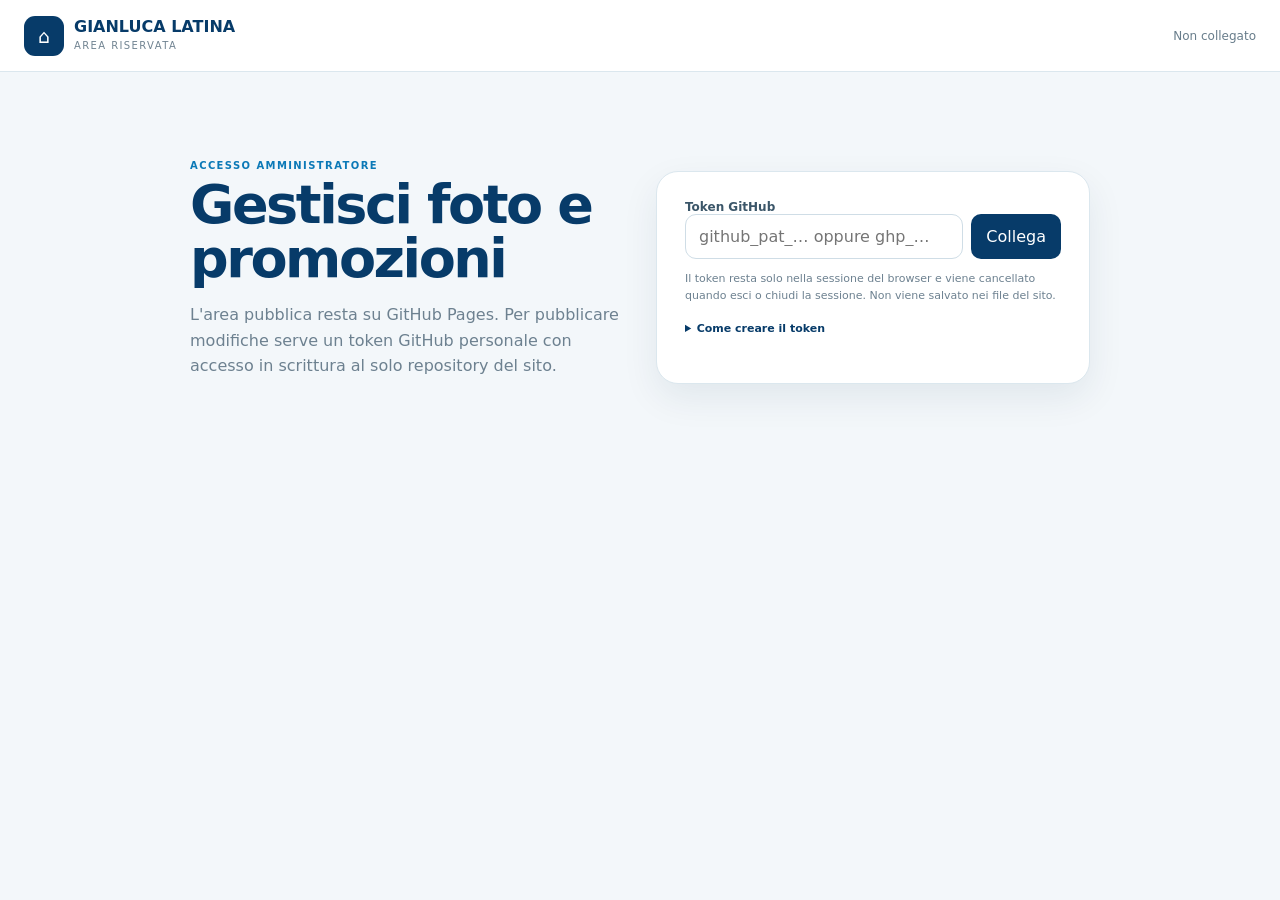
<file: admin/index.html>
<!DOCTYPE html>

<html lang="it">
<head>
<meta charset="utf-8"/>
<meta content="width=device-width,initial-scale=1" name="viewport"/>
<meta content="noindex,nofollow,noarchive" name="robots"/>
<meta content="#073b69" name="theme-color"/>
<title>Area riservata | Gianluca Latina</title>
<link href="admin.css?v=43" rel="stylesheet"/>
</head>
<body>
<header class="admin-topbar">
<a class="admin-brand" href="../index.html">
<span class="admin-mark">⌂</span>
<span><b>GIANLUCA LATINA</b><small>AREA RISERVATA</small></span>
</a>
<div class="admin-user">
<span id="connection-label">Non collegato</span>
<button class="btn ghost hidden" id="logout-btn" type="button">Esci</button>
</div>
</header>
<main class="admin-shell">
<section class="login-card" id="login-view">
<div>
<p class="kicker">ACCESSO AMMINISTRATORE</p>
<h1>Gestisci foto e promozioni</h1>
<p class="lead">L'area pubblica resta su GitHub Pages. Per pubblicare modifiche serve un token GitHub personale con accesso in scrittura al solo repository del sito.</p>
</div>
<div class="login-box">
<label for="token-input">Token GitHub</label>
<div class="token-row">
<input autocomplete="off" id="token-input" placeholder="github_pat_… oppure ghp_…" type="password"/>
<button class="btn primary" id="connect-btn" type="button">Collega</button>
</div>
<p class="hint">Il token resta solo nella sessione del browser e viene cancellato quando esci o chiudi la sessione. Non viene salvato nei file del sito.</p>
<details>
<summary>Come creare il token</summary>
<ol>
<li>GitHub → Settings → Developer settings → Personal access tokens → Fine-grained tokens.</li>
<li>Consenti l'accesso solo al repository <b>frankk75/gianlucalatina-site</b>.</li>
<li>Permesso Repository → <b>Contents: Read and write</b>.</li>
<li>Copia il token e incollalo qui.</li>
</ol>
</details>
<p aria-live="polite" class="status" id="login-status"></p>
</div>
</section>
<section class="hidden" id="dashboard-view">
<div class="dashboard-head">
<div>
<p class="kicker">GESTIONE SITO</p>
<h1>Contenuti</h1>
<p>Carica un lavoro nella sua categoria: comparirà automaticamente anche in <b>Interventi realizzati</b> in Home.</p>
</div>
<a class="btn ghost" href="../index.html" rel="noopener" target="_blank">Apri il sito ↗</a>
</div>
<nav aria-label="Sezioni area riservata" class="tabs">
<button class="tab active" data-tab="foto" type="button">Foto lavori</button>
<button class="tab" data-tab="promo" type="button">Promozioni</button>
</nav>
<section class="tab-panel" id="tab-foto">
<div class="panel-grid">
<form class="editor-card" id="photo-form">
<input id="photo-edit-index" type="hidden" value=""/>
<h2 id="photo-form-title">Aggiungi foto lavoro</h2>
<label>Categoria
              <select id="photo-category" required="">
<option value="Idraulica">Idraulica</option>
<option value="Impianti gas">Impianti gas</option>
<option value="Autoclavi">Autoclavi e pompe di sollevamento</option>
<option value="Disotturazione">Disotturazione scarichi</option>
<option value="Climatizzazione">Climatizzazione</option>
<option value="Caldaie">Caldaie</option>
<option value="Ristrutturazioni">Bagni e ristrutturazioni</option>
<option value="Avvolgibili">Avvolgibili e serrande</option>
</select>
</label>
<label>Titolo del lavoro
              <input id="photo-title" maxlength="90" placeholder="Es. Installazione autoclave con serbatoio" required="" type="text"/>
</label>
<label>Descrizione immagine per Google
              <input id="photo-alt" maxlength="160" placeholder="Se lasci vuoto viene generata automaticamente" type="text"/>
</label>
<label>Foto
              <input accept="image/jpeg,image/png,image/webp" id="photo-file" type="file"/>
<small id="photo-file-hint">Obbligatoria per un nuovo lavoro. L'immagine viene ottimizzata prima del caricamento.</small>
</label>
<div class="preview empty" id="photo-preview">Anteprima foto</div>
<div class="form-actions">
<button class="btn primary" id="photo-save-btn" type="submit">Pubblica foto</button>
<button class="btn ghost hidden" id="photo-cancel-btn" type="button">Annulla modifica</button>
</div>
<p aria-live="polite" class="status" id="photo-status"></p>
</form>
<div class="list-card">
<div class="list-head">
<div><h2>Foto già pubblicate</h2><p>Puoi modificarle, nasconderle o rimuoverle dalla galleria.</p></div>
<button class="btn ghost small" id="photos-refresh" type="button">Aggiorna</button>
</div>
<div class="filter-row">
<select id="photo-filter">
<option value="">Tutte le categorie</option>
<option>Idraulica</option>
<option>Impianti gas</option>
<option>Autoclavi</option>
<option>Disotturazione</option>
<option>Climatizzazione</option>
<option>Caldaie</option>
<option>Ristrutturazioni</option>
<option>Avvolgibili</option>
</select>
<span id="photo-count"></span>
</div>
<div class="content-list" id="photos-list"></div>
</div>
</div>
</section>
<section class="tab-panel hidden" id="tab-promo">
<div class="panel-grid">
<form class="editor-card" id="promo-form">
<input id="promo-edit-index" type="hidden" value=""/>
<h2 id="promo-form-title">Aggiungi promozione</h2>
<label>Titolo
              <input id="promo-title" maxlength="100" placeholder="Es. Climatizzatore 12000 BTU" required="" type="text"/>
</label>
<div class="two-cols">
<label>Categoria
                <input id="promo-category" maxlength="60" placeholder="Climatizzazione" type="text"/>
</label>
<label>Etichetta
                <input id="promo-badge" maxlength="30" type="text" value="PROMO"/>
</label>
</div>
<label>Descrizione
              <textarea id="promo-description" maxlength="500" placeholder="Descrivi l'offerta senza inserire condizioni non confermate." required="" rows="4"></textarea>
</label>
<label>Punti principali
              <textarea id="promo-bullets" placeholder="Una voce per riga" rows="4"></textarea>
</label>
<label>Pagina collegata
              <select id="promo-service">
<option value="climatizzazione.html">Climatizzazione</option>
<option value="caldaie.html">Caldaie e scaldabagni</option>
<option value="idraulica.html">Idraulica</option>
<option value="ristrutturazioni.html">Ristrutturazioni</option>
<option value="avvolgibili.html">Avvolgibili</option>
</select>
</label>
<label>Testo pulsante
              <input id="promo-button" maxlength="80" placeholder="Scopri il servizio" type="text"/>
</label>
<label>Messaggio WhatsApp
              <textarea id="promo-whatsapp" maxlength="300" placeholder="Buongiorno, vorrei informazioni sulla promozione…" rows="2"></textarea>
</label>
<label>Immagine promozione
              <input accept="image/jpeg,image/png,image/webp" id="promo-file" type="file"/>
<small>Facoltativa in modifica; puoi mantenere l'immagine già pubblicata.</small>
</label>
<div class="preview empty" id="promo-preview">Anteprima immagine</div>
<label class="check-row">
<input id="promo-featured" type="checkbox"/>
<span>Metti in evidenza in Home</span>
</label>
<div class="form-actions">
<button class="btn primary" id="promo-save-btn" type="submit">Pubblica promozione</button>
<button class="btn ghost hidden" id="promo-cancel-btn" type="button">Annulla modifica</button>
</div>
<p aria-live="polite" class="status" id="promo-status"></p>
</form>
<div class="list-card">
<div class="list-head">
<div><h2>Promozioni pubblicate</h2><p>Modifica, attiva/disattiva o rimuovi una promozione.</p></div>
<button class="btn ghost small" id="promo-refresh" type="button">Aggiorna</button>
</div>
<div class="content-list" id="promo-list"></div>
</div>
</div>
</section>
</section>
</main>
<div aria-live="polite" class="busy hidden" id="busy-overlay" role="status">
<div class="spinner"></div><span id="busy-text">Pubblicazione in corso…</span>
</div>
<script src="admin.js?v=43"></script>
</body>
</html>
</file>
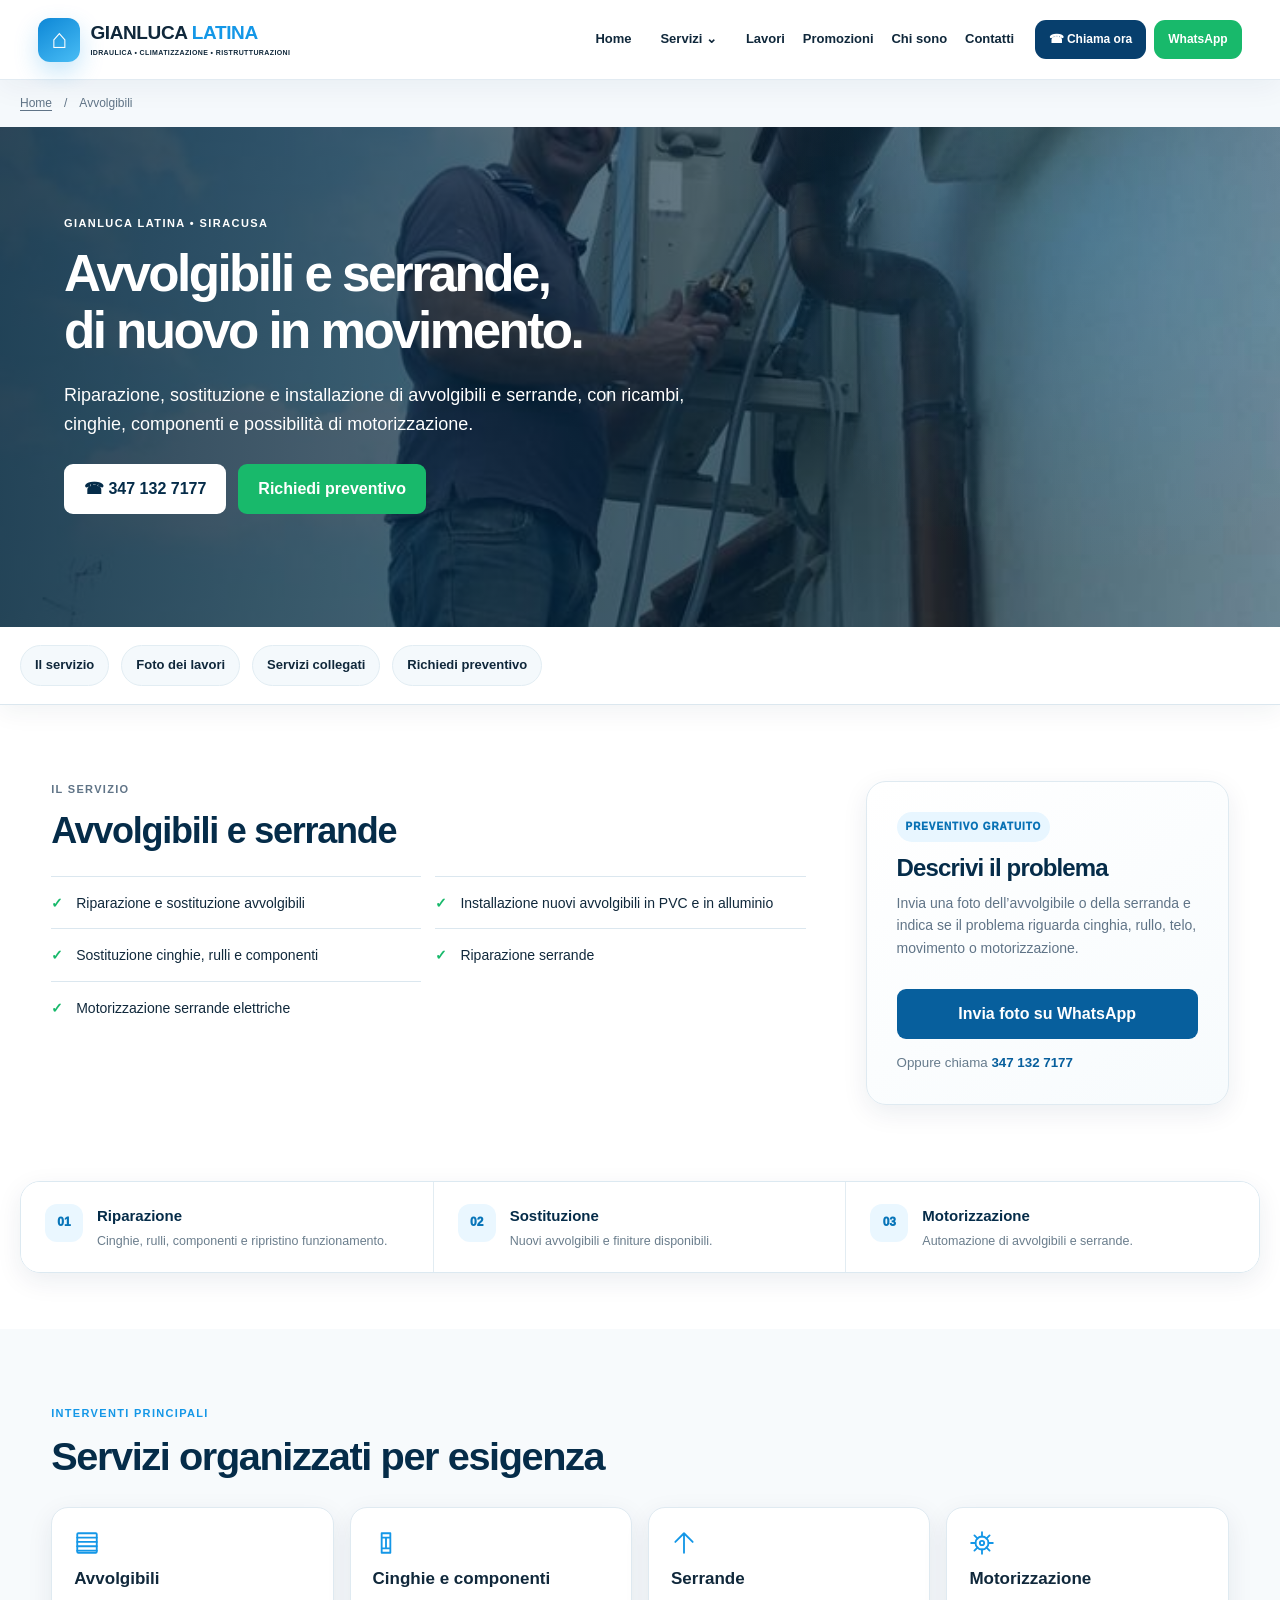
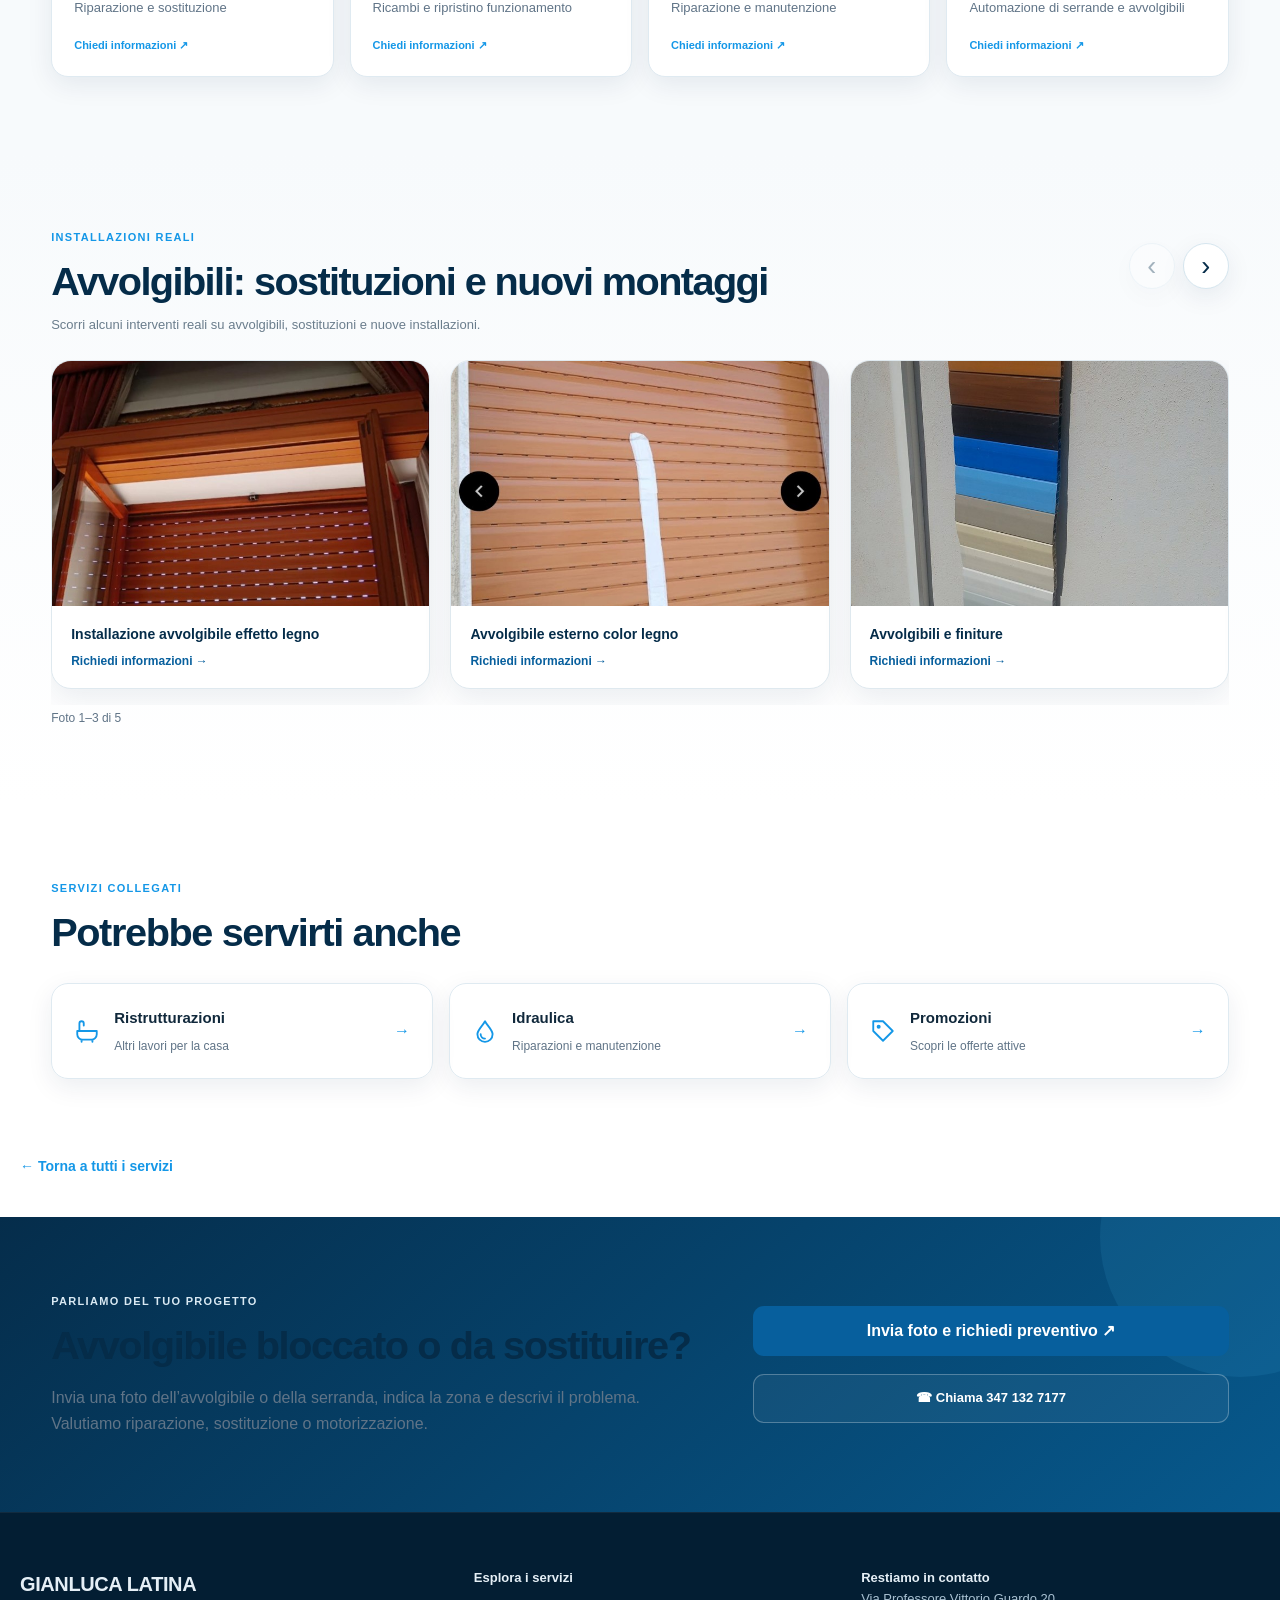
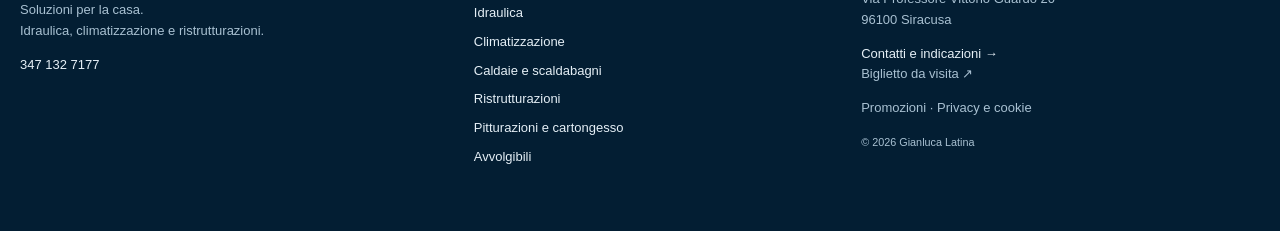
<file: avvolgibili.html>
<!DOCTYPE html>

<html lang="it"><head><meta charset="utf-8"/><meta content="width=device-width,initial-scale=1" name="viewport"/><title>Avvolgibili e Serrande a Siracusa | Gianluca Latina</title><meta content="Installazione e riparazione di avvolgibili e serrande a Siracusa e provincia: sostituzioni, cinghie, rulli, motorizzazioni e finiture. Preventivo gratuito." name="description"/><link href="assets/style.css?v=60" rel="stylesheet"/><meta content="#073b69" name="theme-color"/><link href="https://www.gianlucalatina.com/avvolgibili.html" rel="canonical"/><meta content="website" property="og:type"/><meta content="Avvolgibili e Serrande a Siracusa | Gianluca Latina" property="og:title"/><meta content="Installazione e riparazione di avvolgibili e serrande a Siracusa e provincia: sostituzioni, cinghie, rulli, motorizzazioni e finiture. Preventivo gratuito." property="og:description"/><meta content="https://www.gianlucalatina.com/avvolgibili.html" property="og:url"/><meta content="https://www.gianlucalatina.com/assets/home-avvolgibili-gianluca.png" property="og:image"/><meta content="summary_large_image" name="twitter:card"/><link href="https://www.gianlucalatina.com/avvolgibili.html" hreflang="it-IT" rel="alternate"/><meta content="index,follow,max-image-preview:large,max-snippet:-1,max-video-preview:-1" name="robots"/><meta content="Gianluca Latina" name="author"/><meta content="it_IT" property="og:locale"/><meta content="Gianluca Latina" property="og:site_name"/><meta content="Avvolgibili e Serrande a Siracusa" property="og:image:alt"/><meta content="Avvolgibili e Serrande a Siracusa | Gianluca Latina" name="twitter:title"/><meta content="Installazione e riparazione di avvolgibili e serrande a Siracusa e provincia: sostituzioni, cinghie, rulli, motorizzazioni e finiture. Preventivo gratuito." name="twitter:description"/><meta content="https://www.gianlucalatina.com/assets/home-avvolgibili-gianluca.png" name="twitter:image"/><script data-seo-v51="main" type="application/ld+json">{"@context":"https://schema.org","@graph":[{"@type":"HomeAndConstructionBusiness","@id":"https://www.gianlucalatina.com/#business","name":"Gianluca Latina","url":"https://www.gianlucalatina.com/","telephone":"+393471327177","image":["https://www.gianlucalatina.com/assets/hero-technician-right.jpg","https://www.gianlucalatina.com/assets/home-idraulica-gianluca.png","https://www.gianlucalatina.com/assets/home-climatizzazione-gianluca.png"],"address":{"@type":"PostalAddress","streetAddress":"Via Professore Vittorio Guardo 20","postalCode":"96100","addressLocality":"Siracusa","addressRegion":"SR","addressCountry":"IT"},"areaServed":[{"@type":"City","name":"Siracusa"},{"@type":"City","name":"Floridia"},{"@type":"City","name":"Solarino"},{"@type":"City","name":"Priolo Gargallo"},{"@type":"City","name":"Augusta"},{"@type":"City","name":"Avola"},{"@type":"City","name":"Noto"},{"@type":"City","name":"Cassibile"}],"openingHoursSpecification":[{"@type":"OpeningHoursSpecification","dayOfWeek":["Monday","Tuesday","Wednesday","Thursday","Friday"],"opens":"08:00","closes":"19:00"},{"@type":"OpeningHoursSpecification","dayOfWeek":["Saturday"],"opens":"08:00","closes":"14:00"}],"sameAs":["https://www.facebook.com/share/1M8zW4kqRv/","https://share.google/yghf7bdZKyHWNFyIE"],"knowsAbout":["Idraulica","Termoidraulica","Climatizzazione","Caldaie","Scaldabagni","Ristrutturazione bagni","Autoclavi","Avvolgibili","Serrande","Pitturazioni e cartongesso"],"hasOfferCatalog":{"@type":"OfferCatalog","name":"Servizi per casa e impianti","itemListElement":[{"@type":"OfferCatalog","name":"Idraulica e termoidraulica"},{"@type":"OfferCatalog","name":"Climatizzazione"},{"@type":"OfferCatalog","name":"Caldaie e scaldabagni"},{"@type":"OfferCatalog","name":"Ristrutturazione bagni"},{"@type":"OfferCatalog","name":"Autoclavi e pompe di sollevamento"},{"@type":"OfferCatalog","name":"Avvolgibili e serrande"},{"@type":"OfferCatalog","name":"Pitturazioni e cartongesso"}]}},{"@type":"BreadcrumbList","itemListElement":[{"@type":"ListItem","position":1,"name":"Home","item":"https://www.gianlucalatina.com/"},{"@type":"ListItem","position":2,"name":"Avvolgibili","item":"https://www.gianlucalatina.com/avvolgibili.html"}]},{"@type":"Service","@id":"https://www.gianlucalatina.com/avvolgibili.html#service","name":"Avvolgibili e serrande","serviceType":"Avvolgibili e serrande","url":"https://www.gianlucalatina.com/avvolgibili.html","description":"Installazione e riparazione di avvolgibili e serrande a Siracusa e provincia: sostituzioni, cinghie, rulli, motorizzazioni e finiture. Preventivo gratuito.","image":"https://www.gianlucalatina.com/assets/home-avvolgibili-gianluca.png","provider":{"@id":"https://www.gianlucalatina.com/#business"},"areaServed":[{"@type":"City","name":"Siracusa"},{"@type":"City","name":"Floridia"},{"@type":"City","name":"Solarino"},{"@type":"City","name":"Priolo Gargallo"},{"@type":"City","name":"Augusta"},{"@type":"City","name":"Avola"},{"@type":"City","name":"Noto"},{"@type":"City","name":"Cassibile"}]}]}</script></head><body class="page-detail"><a class="skip-link" href="#contenuto">Vai al contenuto</a><header><a class="brand" href="index.html"><span class="mark">⌂</span><span><b>GIANLUCA <i>LATINA</i></b><small>IDRAULICA • CLIMATIZZAZIONE • RISTRUTTURAZIONI</small></span></a><button aria-controls="main-nav" aria-expanded="false" aria-label="Apri menu" class="menu">☰</button><nav aria-label="Navigazione principale" id="main-nav"><a href="index.html">Home</a><div class="nav-services"><button aria-controls="services-menu" aria-expanded="false" class="services-toggle">Servizi <span aria-hidden="true">⌄</span></button><div class="services-menu" id="services-menu"><a href="idraulica.html">Idraulica</a><a href="climatizzazione.html">Climatizzazione</a><a href="caldaie.html">Caldaie e scaldabagni</a><a href="ristrutturazioni.html">Ristrutturazioni</a><a aria-current="page" href="avvolgibili.html">Avvolgibili</a><a href="pitturazioni.html">Pitturazioni e cartongesso</a><a href="index.html#servizi">Tutti i servizi →</a></div></div><a href="index.html#lavori">Lavori</a><a href="promozioni.html">Promozioni</a><a href="index.html#chi-sono">Chi sono</a><a href="index.html#contatti">Contatti</a></nav><div class="topcta"><a class="call" href="tel:+393471327177">☎ Chiama ora</a><a class="wa" href="https://wa.me/393471327177?text=Buongiorno%2C%20vorrei%20informazioni%20per%20avvolgibili.">WhatsApp</a></div></header><main id="contenuto"><div class="breadcrumb"><a href="index.html">Home</a><span aria-hidden="true">/</span><span aria-current="page">Avvolgibili</span></div><section class="detail-hero"><div class="detail-image shutter-hero" style='background-image: url("assets/a3fdcb_b501fd5945264e47bb1cbd95f08e0ec0.jpg");'></div><div class="detail-inner"><p class="eyebrow">GIANLUCA LATINA • SIRACUSA</p><h1>Avvolgibili e serrande, di nuovo in movimento.</h1><p>Riparazione, sostituzione e installazione di avvolgibili e serrande, con ricambi, cinghie, componenti e possibilità di motorizzazione.</p><div class="actions"><a class="primary" href="tel:+393471327177">☎ 347 132 7177</a><a class="secondary" href="https://wa.me/393471327177?text=Buongiorno%2C%20vorrei%20informazioni%20per%20avvolgibili.">Richiedi preventivo</a></div></div></section><nav aria-label="In questa pagina" class="page-links"><a href="#riparazioni">Il servizio</a><a href="#lavori">Foto dei lavori</a><a href="#correlati">Servizi collegati</a><a href="#richiesta">Richiedi preventivo</a></nav><section class="detail-content" id="riparazioni"><div><p class="kicker">IL SERVIZIO</p><h2>Avvolgibili e serrande</h2><ul class="checklist"><li>Riparazione e sostituzione avvolgibili</li><li>Installazione nuovi avvolgibili in PVC e in alluminio</li><li>Sostituzione cinghie, rulli e componenti</li><li>Riparazione serrande</li><li>Motorizzazione serrande elettriche</li></ul></div><aside class="service-quote"><span class="quote-badge">PREVENTIVO GRATUITO</span><h3>Descrivi il problema</h3><p>Invia una foto dell’avvolgibile o della serranda e indica se il problema riguarda cinghia, rullo, telo, movimento o motorizzazione.</p><a class="primary inline" href="https://wa.me/393471327177?text=Buongiorno%2C%20vorrei%20informazioni%20per%20avvolgibili.">Invia foto su WhatsApp</a><small>Oppure chiama <a href="tel:+393471327177">347 132 7177</a></small></aside></section><section aria-label="Vantaggi del servizio" class="service-value-strip"><div><article><span>01</span><div><b>Riparazione</b><p>Cinghie, rulli, componenti e ripristino funzionamento.</p></div></article><article><span>02</span><div><b>Sostituzione</b><p>Nuovi avvolgibili e finiture disponibili.</p></div></article><article><span>03</span><div><b>Motorizzazione</b><p>Automazione di avvolgibili e serrande.</p></div></article></div></section><section class="service-module"><div class="service-module-inner"><p class="kicker">INTERVENTI PRINCIPALI</p><h2>Servizi organizzati per esigenza</h2><div class="module-grid"><a href="https://wa.me/393471327177?text=Buongiorno%2C%20vorrei%20informazioni%20su%3A%20Avvolgibili."><span aria-hidden="true"><svg fill="none" height="26" stroke="currentColor" stroke-linecap="round" stroke-linejoin="round" stroke-width="1.7" viewbox="0 0 24 24" width="26"><rect height="18" rx="1" width="18" x="3" y="3"></rect><path d="M3 7h18M3 11h18M3 15h18M3 19h18"></path></svg></span><b>Avvolgibili</b><small>Riparazione e sostituzione</small><em class="module-cta">Chiedi informazioni ↗</em></a><a href="https://wa.me/393471327177?text=Buongiorno%2C%20vorrei%20informazioni%20su%3A%20Cinghie%20e%20componenti."><span aria-hidden="true"><svg fill="none" height="26" stroke="currentColor" stroke-linecap="round" stroke-linejoin="round" stroke-width="1.7" viewbox="0 0 24 24" width="26"><path d="M8 3h8v18H8ZM8 7h8M8 17h8M12 7v10"></path></svg></span><b>Cinghie e componenti</b><small>Ricambi e ripristino funzionamento</small><em class="module-cta">Chiedi informazioni ↗</em></a><a href="https://wa.me/393471327177?text=Buongiorno%2C%20vorrei%20informazioni%20su%3A%20Serrande."><span aria-hidden="true"><svg fill="none" height="26" stroke="currentColor" stroke-linecap="round" stroke-linejoin="round" stroke-width="1.7" viewbox="0 0 24 24" width="26"><path d="M12 21V3m-8 8 8-8 8 8"></path></svg></span><b>Serrande</b><small>Riparazione e manutenzione</small><em class="module-cta">Chiedi informazioni ↗</em></a><a href="https://wa.me/393471327177?text=Buongiorno%2C%20vorrei%20informazioni%20su%3A%20Motorizzazione."><span aria-hidden="true"><svg fill="none" height="26" stroke="currentColor" stroke-linecap="round" stroke-linejoin="round" stroke-width="1.7" viewbox="0 0 24 24" width="26"><circle cx="12" cy="12" r="6"></circle><circle cx="12" cy="12" r="2"></circle><path d="M12 2v4m0 12v4M2 12h4m12 0h4M5 5l3 3m8 8 3 3M5 19l3-3m8-8 3-3"></path></svg></span><b>Motorizzazione</b><small>Automazione di serrande e avvolgibili</small><em class="module-cta">Chiedi informazioni ↗</em></a></div></div></section><section class="work-carousel-section" id="lavori"><div class="work-carousel-head"><div><p class="kicker">INSTALLAZIONI REALI</p><h2>Avvolgibili: sostituzioni e nuovi montaggi</h2></div><div class="carousel-controls"><button aria-controls="gallery-rail" aria-label="Foto precedenti" class="carousel-prev" type="button">‹</button><button aria-controls="gallery-rail" aria-label="Foto successive" class="carousel-next" type="button">›</button></div></div><p class="gallery-hint">Scorri alcuni interventi reali su avvolgibili, sostituzioni e nuove installazioni.</p><div aria-label="Galleria fotografica: usa le frecce o scorri" class="work-carousel" data-gallery-category="Avvolgibili" id="gallery-rail" role="region" tabindex="0"><figure class="work-slide"><img alt="Montaggio avvolgibili in PVC colore Douglas a Siracusa" decoding="async" height="750" loading="lazy" src="assets/avvolgibile-real-4.jpg" width="1000"/><figcaption>Montaggio avvolgibili in PVC effetto Douglas<a class="photo-link" href="avvolgibili.html#lavori">Richiedi informazioni →</a></figcaption></figure><figure class="work-slide"><img alt="Nuovo avvolgibile esterno color legno realizzato a Siracusa" decoding="async" height="750" loading="lazy" src="assets/avvolgibile-real-2.jpg" width="1000"/><figcaption>Avvolgibile esterno color legno<a class="photo-link" href="avvolgibili.html">Richiedi informazioni →</a></figcaption></figure><figure class="work-slide"><img alt="Campionario di avvolgibili" decoding="async" height="750" loading="lazy" src="assets/a3fdcb_e5adca7c8c614bf8a1370474d450526c.jpg" width="1000"/><figcaption>Avvolgibili e finiture<a class="photo-link" href="avvolgibili.html">Richiedi informazioni →</a></figcaption></figure><figure class="work-slide"><img alt="Dettaglio colori e finiture per avvolgibili" decoding="async" height="750" loading="lazy" src="assets/avvolgibili-finiture-detail.jpg" width="1000"/><figcaption>Dettaglio finiture avvolgibili<a class="photo-link" href="avvolgibili.html">Richiedi informazioni →</a></figcaption></figure><figure class="work-slide"><img alt="Installazione avvolgibile color legno su finestra a Siracusa" decoding="async" height="750" loading="lazy" src="assets/avvolgibile-real-1.jpg" width="1000"/><figcaption>Installazione avvolgibile effetto legno<a class="photo-link" href="avvolgibili.html">Richiedi informazioni →</a></figcaption></figure><figure class="work-slide"><img alt="Sostituzione avvolgibile bianco con cassonetto aperto a Siracusa" decoding="async" height="750" loading="lazy" src="assets/avvolgibile-real-3.jpg" width="1000"/><figcaption>Sostituzione avvolgibile bianco<a class="photo-link" href="avvolgibili.html">Richiedi informazioni →</a></figcaption></figure></div></section><section class="related-services" id="correlati"><div class="related-inner"><p class="kicker">SERVIZI COLLEGATI</p><h2>Potrebbe servirti anche</h2><div class="related-grid"><a class="related-card" href="ristrutturazioni.html"><span aria-hidden="true"><svg fill="none" height="26" stroke="currentColor" stroke-linecap="round" stroke-linejoin="round" stroke-width="1.7" viewbox="0 0 24 24" width="26"><path d="M3 12h18v3a5 5 0 01-5 5H8a5 5 0 01-5-5Zm2 0V5a2 2 0 014 0v2M7 20v2m10-2v2"></path></svg></span><div><b>Ristrutturazioni</b><small>Altri lavori per la casa</small></div><em>→</em></a><a class="related-card" href="idraulica.html"><span aria-hidden="true"><svg fill="none" height="26" stroke="currentColor" stroke-linecap="round" stroke-linejoin="round" stroke-width="1.7" viewbox="0 0 24 24" width="26"><path d="M12 3C10 7 5 11 5 15a7 7 0 0014 0c0-4-5-8-7-12Z"></path><path d="M8 15a4 4 0 004 4"></path></svg></span><div><b>Idraulica</b><small>Riparazioni e manutenzione</small></div><em>→</em></a><a class="related-card" href="promozioni.html"><span aria-hidden="true"><svg fill="none" height="26" stroke="currentColor" stroke-linecap="round" stroke-linejoin="round" stroke-width="1.7" viewbox="0 0 24 24" width="26"><path d="M3 3h9l9 9-9 9-9-9Z"></path><circle cx="8" cy="8" r="1"></circle></svg></span><div><b>Promozioni</b><small>Scopri le offerte attive</small></div><em>→</em></a></div></div></section><section class="back-services"><a href="index.html#servizi">← Torna a tutti i servizi</a></section><section class="request-panel" id="richiesta"><div><p class="kicker">PARLIAMO DEL TUO PROGETTO</p><h2>Avvolgibile bloccato o da sostituire?</h2><p>Invia una foto dell’avvolgibile o della serranda, indica la zona e descrivi il problema. Valutiamo riparazione, sostituzione o motorizzazione.</p></div><div class="request-actions"><a class="primary" href="https://wa.me/393471327177?text=Buongiorno%2C%20vorrei%20un%20preventivo%20per%20avvolgibili.%20Zona%3A%20%E2%80%A6.%20Il%20lavoro%20di%20cui%20ho%20bisogno%3A%20%E2%80%A6">Invia foto e richiedi preventivo ↗</a><a class="request-phone" href="tel:+393471327177">☎ Chiama 347 132 7177</a></div></section></main><footer><div><a class="footer-brand" href="index.html">GIANLUCA LATINA</a><p>Soluzioni per la casa.<br/>Idraulica, climatizzazione e ristrutturazioni.</p><a href="tel:+393471327177">347 132 7177</a></div><div><b>Esplora i servizi</b><ul><li><a href="idraulica.html">Idraulica</a></li><li><a href="climatizzazione.html">Climatizzazione</a></li><li><a href="caldaie.html">Caldaie e scaldabagni</a></li><li><a href="ristrutturazioni.html">Ristrutturazioni</a></li><li><a href="pitturazioni.html">Pitturazioni e cartongesso</a></li><li><a href="avvolgibili.html">Avvolgibili</a></li></ul></div><div><b>Restiamo in contatto</b><p>Via Professore Vittorio Guardo 20<br/>96100 Siracusa</p><a href="index.html#contatti">Contatti e indicazioni →</a><p><a href="index.html#biglietto">Biglietto da visita ↗</a></p><p><a href="promozioni.html">Promozioni</a> · <a href="privacy.html">Privacy e cookie</a></p><small>© <span id="year">2026</span> Gianluca Latina</small></div></footer><div class="mobile-actionbar"><a href="tel:+393471327177">☎ Chiama</a><a href="https://wa.me/393471327177?text=Buongiorno%2C%20vorrei%20informazioni%20per%20avvolgibili.">WhatsApp</a></div><script src="assets/site.js?v=53"></script></body></html>
</file>
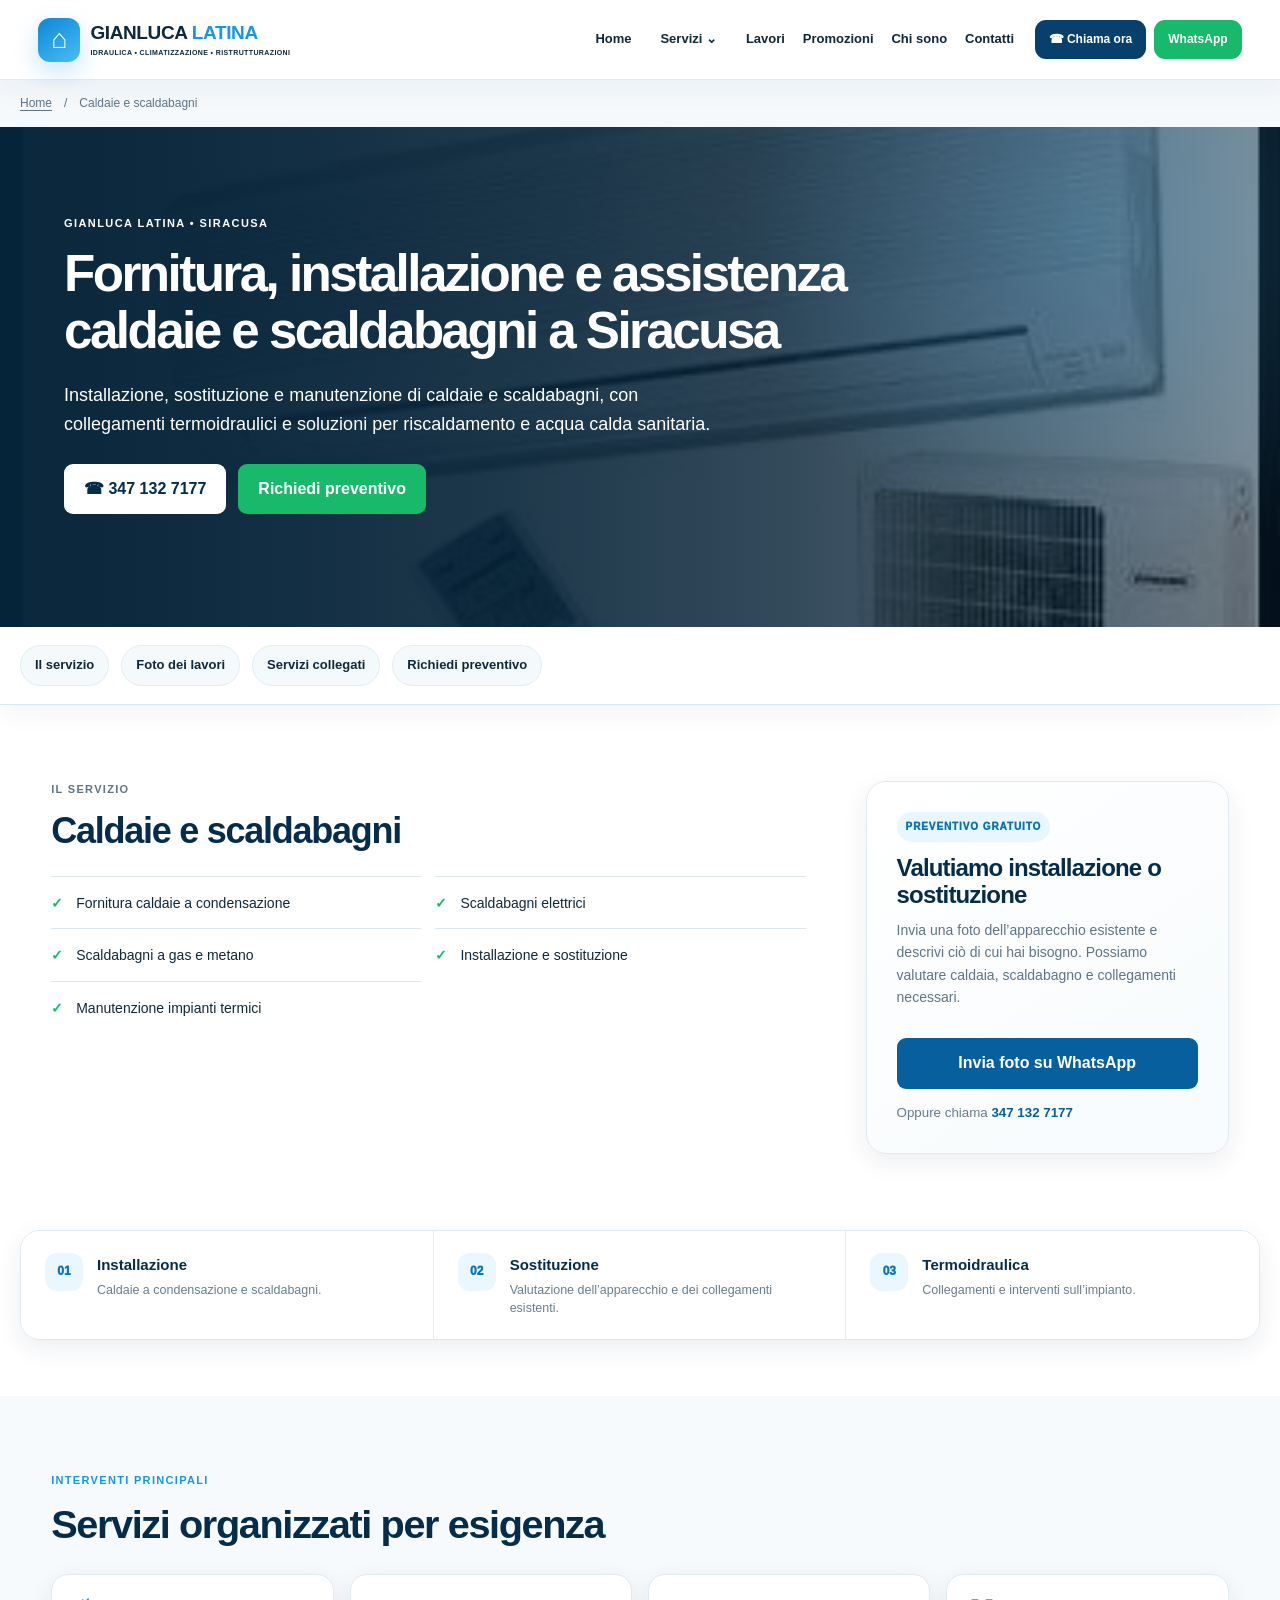
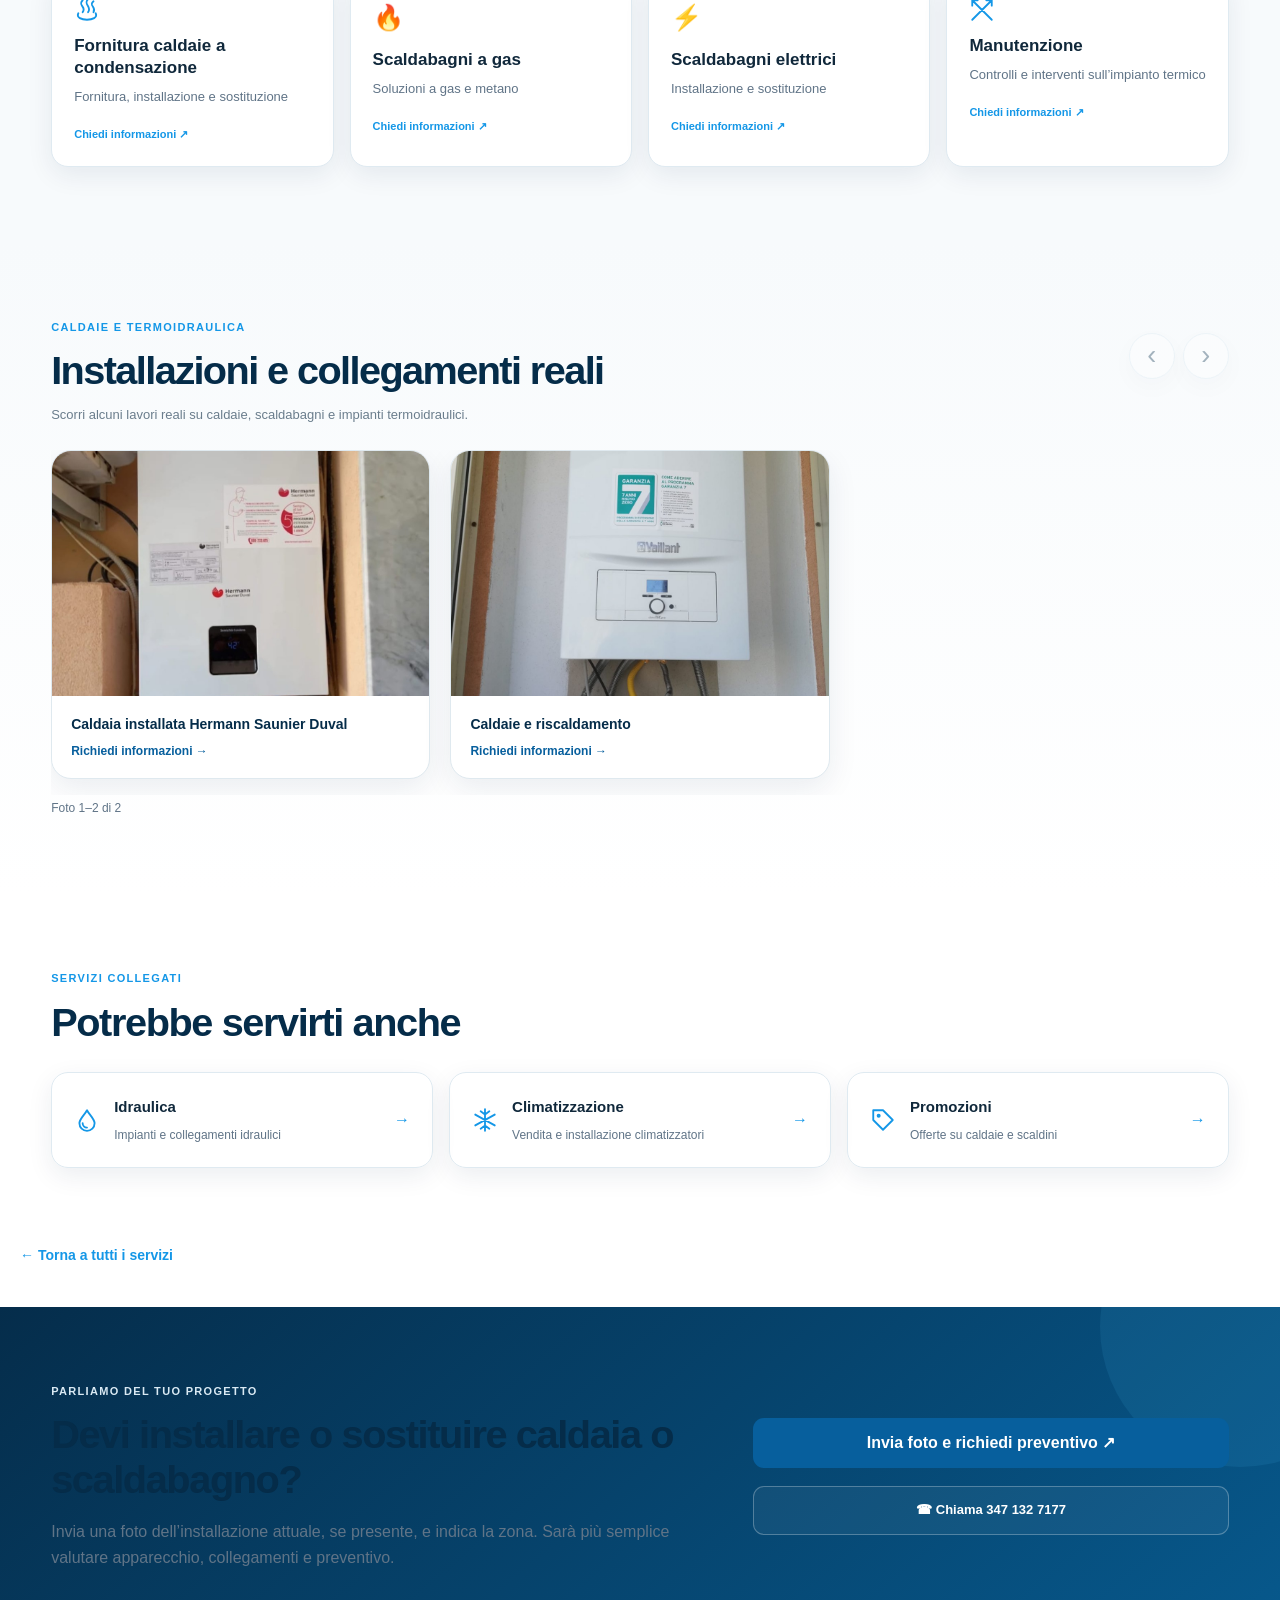
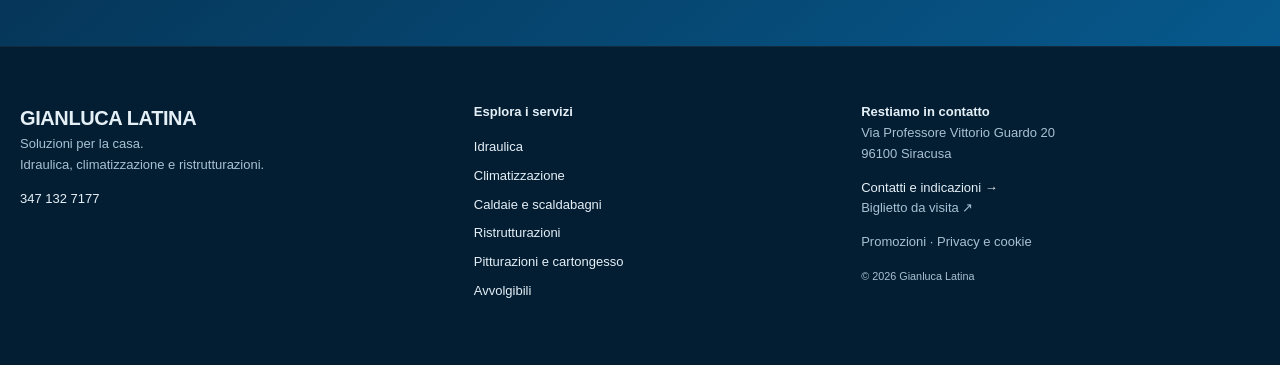
<file: caldaie.html>
<!DOCTYPE html>

<html lang="it"><head><meta charset="utf-8"/><meta content="width=device-width,initial-scale=1" name="viewport"/><title>Caldaie e Scaldabagni a Siracusa | Gianluca Latina</title><meta content="Installazione, sostituzione e assistenza di caldaie e scaldabagni a Siracusa e provincia, inclusi scaldabagni elettrici e a gas. Preventivi gratuiti." name="description"/><link href="assets/style.css?v=60" rel="stylesheet"/><meta content="#073b69" name="theme-color"/><link href="https://www.gianlucalatina.com/caldaie.html" rel="canonical"/><meta content="website" property="og:type"/><meta content="Caldaie e Scaldabagni a Siracusa | Gianluca Latina" property="og:title"/><meta content="Installazione, sostituzione e assistenza di caldaie e scaldabagni a Siracusa e provincia, inclusi scaldabagni elettrici e a gas. Preventivi gratuiti." property="og:description"/><meta content="https://www.gianlucalatina.com/caldaie.html" property="og:url"/><meta content="https://www.gianlucalatina.com/assets/home-caldaie-gianluca.png" property="og:image"/><meta content="summary_large_image" name="twitter:card"/><link href="https://www.gianlucalatina.com/caldaie.html" hreflang="it-IT" rel="alternate"/><meta content="index,follow,max-image-preview:large,max-snippet:-1,max-video-preview:-1" name="robots"/><meta content="Gianluca Latina" name="author"/><meta content="it_IT" property="og:locale"/><meta content="Gianluca Latina" property="og:site_name"/><meta content="Caldaie e Scaldabagni a Siracusa" property="og:image:alt"/><meta content="Caldaie e Scaldabagni a Siracusa | Gianluca Latina" name="twitter:title"/><meta content="Installazione, sostituzione e assistenza di caldaie e scaldabagni a Siracusa e provincia, inclusi scaldabagni elettrici e a gas. Preventivi gratuiti." name="twitter:description"/><meta content="https://www.gianlucalatina.com/assets/home-caldaie-gianluca.png" name="twitter:image"/><script data-seo-v51="main" type="application/ld+json">{"@context":"https://schema.org","@graph":[{"@type":"HomeAndConstructionBusiness","@id":"https://www.gianlucalatina.com/#business","name":"Gianluca Latina","url":"https://www.gianlucalatina.com/","telephone":"+393471327177","image":["https://www.gianlucalatina.com/assets/hero-technician-right.jpg","https://www.gianlucalatina.com/assets/home-idraulica-gianluca.png","https://www.gianlucalatina.com/assets/home-climatizzazione-gianluca.png"],"address":{"@type":"PostalAddress","streetAddress":"Via Professore Vittorio Guardo 20","postalCode":"96100","addressLocality":"Siracusa","addressRegion":"SR","addressCountry":"IT"},"areaServed":[{"@type":"City","name":"Siracusa"},{"@type":"City","name":"Floridia"},{"@type":"City","name":"Solarino"},{"@type":"City","name":"Priolo Gargallo"},{"@type":"City","name":"Augusta"},{"@type":"City","name":"Avola"},{"@type":"City","name":"Noto"},{"@type":"City","name":"Cassibile"}],"openingHoursSpecification":[{"@type":"OpeningHoursSpecification","dayOfWeek":["Monday","Tuesday","Wednesday","Thursday","Friday"],"opens":"08:00","closes":"19:00"},{"@type":"OpeningHoursSpecification","dayOfWeek":["Saturday"],"opens":"08:00","closes":"14:00"}],"sameAs":["https://www.facebook.com/share/1M8zW4kqRv/","https://share.google/yghf7bdZKyHWNFyIE"],"knowsAbout":["Idraulica","Termoidraulica","Climatizzazione","Caldaie","Scaldabagni","Ristrutturazione bagni","Autoclavi","Avvolgibili","Serrande","Pitturazioni e cartongesso"],"hasOfferCatalog":{"@type":"OfferCatalog","name":"Servizi per casa e impianti","itemListElement":[{"@type":"OfferCatalog","name":"Idraulica e termoidraulica"},{"@type":"OfferCatalog","name":"Climatizzazione"},{"@type":"OfferCatalog","name":"Caldaie e scaldabagni"},{"@type":"OfferCatalog","name":"Ristrutturazione bagni"},{"@type":"OfferCatalog","name":"Autoclavi e pompe di sollevamento"},{"@type":"OfferCatalog","name":"Avvolgibili e serrande"},{"@type":"OfferCatalog","name":"Pitturazioni e cartongesso"}]}},{"@type":"BreadcrumbList","itemListElement":[{"@type":"ListItem","position":1,"name":"Home","item":"https://www.gianlucalatina.com/"},{"@type":"ListItem","position":2,"name":"Caldaie e scaldabagni","item":"https://www.gianlucalatina.com/caldaie.html"}]},{"@type":"Service","@id":"https://www.gianlucalatina.com/caldaie.html#service","name":"Caldaie e scaldabagni","serviceType":"Caldaie e scaldabagni","url":"https://www.gianlucalatina.com/caldaie.html","description":"Installazione, sostituzione e assistenza di caldaie e scaldabagni a Siracusa e provincia, inclusi scaldabagni elettrici e a gas. Preventivi gratuiti.","image":"https://www.gianlucalatina.com/assets/home-caldaie-gianluca.png","provider":{"@id":"https://www.gianlucalatina.com/#business"},"areaServed":[{"@type":"City","name":"Siracusa"},{"@type":"City","name":"Floridia"},{"@type":"City","name":"Solarino"},{"@type":"City","name":"Priolo Gargallo"},{"@type":"City","name":"Augusta"},{"@type":"City","name":"Avola"},{"@type":"City","name":"Noto"},{"@type":"City","name":"Cassibile"}]}]}</script></head><body class="page-detail"><a class="skip-link" href="#contenuto">Vai al contenuto</a><header><a class="brand" href="index.html"><span class="mark">⌂</span><span><b>GIANLUCA <i>LATINA</i></b><small>IDRAULICA • CLIMATIZZAZIONE • RISTRUTTURAZIONI</small></span></a><button aria-controls="main-nav" aria-expanded="false" aria-label="Apri menu" class="menu">☰</button><nav aria-label="Navigazione principale" id="main-nav"><a href="index.html">Home</a><div class="nav-services"><button aria-controls="services-menu" aria-expanded="false" class="services-toggle">Servizi <span aria-hidden="true">⌄</span></button><div class="services-menu" id="services-menu"><a href="idraulica.html">Idraulica</a><a href="climatizzazione.html">Climatizzazione</a><a aria-current="page" href="caldaie.html">Caldaie e scaldabagni</a><a href="ristrutturazioni.html">Ristrutturazioni</a><a href="avvolgibili.html">Avvolgibili</a><a href="pitturazioni.html">Pitturazioni e cartongesso</a><a href="index.html#servizi">Tutti i servizi →</a></div></div><a href="index.html#lavori">Lavori</a><a href="promozioni.html">Promozioni</a><a href="index.html#chi-sono">Chi sono</a><a href="index.html#contatti">Contatti</a></nav><div class="topcta"><a class="call" href="tel:+393471327177">☎ Chiama ora</a><a class="wa" href="https://wa.me/393471327177?text=Buongiorno%2C%20vorrei%20informazioni%20per%20caldaie%20e%20scaldabagni.">WhatsApp</a></div></header><main id="contenuto"><div class="breadcrumb"><a href="index.html">Home</a><span aria-hidden="true">/</span><span aria-current="page">Caldaie e scaldabagni</span></div><section class="detail-hero"><div class="detail-image" style="background-image:linear-gradient(90deg,#061b2de8,#061b2d55),url('assets/a3fdcb_e4826118852e467d8ff0fdcdcd351949.jpg')"></div><div class="detail-inner"><p class="eyebrow">GIANLUCA LATINA • SIRACUSA</p><h1>Fornitura, installazione e assistenza caldaie e scaldabagni a Siracusa</h1><p>Installazione, sostituzione e manutenzione di caldaie e scaldabagni, con collegamenti termoidraulici e soluzioni per riscaldamento e acqua calda sanitaria.</p><div class="actions"><a class="primary" href="tel:+393471327177">☎ 347 132 7177</a><a class="secondary" href="https://wa.me/393471327177?text=Buongiorno%2C%20vorrei%20informazioni%20per%20caldaie%20e%20scaldabagni.">Richiedi preventivo</a></div></div></section><nav aria-label="In questa pagina" class="page-links"><a href="#caldaie">Il servizio</a><a href="#lavori">Foto dei lavori</a><a href="#correlati">Servizi collegati</a><a href="#richiesta">Richiedi preventivo</a></nav><section class="detail-content" id="caldaie"><div><p class="kicker">IL SERVIZIO</p><h2>Caldaie e scaldabagni</h2><ul class="checklist"><li>Fornitura caldaie a condensazione</li><li>Scaldabagni elettrici</li><li>Scaldabagni a gas e metano</li><li>Installazione e sostituzione</li><li>Manutenzione impianti termici</li></ul></div><aside class="service-quote"><span class="quote-badge">PREVENTIVO GRATUITO</span><h3>Valutiamo installazione o sostituzione</h3><p>Invia una foto dell’apparecchio esistente e descrivi ciò di cui hai bisogno. Possiamo valutare caldaia, scaldabagno e collegamenti necessari.</p><a class="primary inline" href="https://wa.me/393471327177?text=Buongiorno%2C%20vorrei%20informazioni%20per%20caldaie%20e%20scaldabagni.">Invia foto su WhatsApp</a><small>Oppure chiama <a href="tel:+393471327177">347 132 7177</a></small></aside></section><section aria-label="Vantaggi del servizio" class="service-value-strip"><div><article><span>01</span><div><b>Installazione</b><p>Caldaie a condensazione e scaldabagni.</p></div></article><article><span>02</span><div><b>Sostituzione</b><p>Valutazione dell’apparecchio e dei collegamenti esistenti.</p></div></article><article><span>03</span><div><b>Termoidraulica</b><p>Collegamenti e interventi sull’impianto.</p></div></article></div></section><section class="service-module"><div class="service-module-inner"><p class="kicker">INTERVENTI PRINCIPALI</p><h2>Servizi organizzati per esigenza</h2><div class="module-grid"><a href="https://wa.me/393471327177?text=Buongiorno%2C%20vorrei%20informazioni%20su%3A%20Fornitura%20caldaie%20a%20condensazione."><span aria-hidden="true"><svg fill="none" height="26" stroke="currentColor" stroke-linecap="round" stroke-linejoin="round" stroke-width="1.7" viewbox="0 0 24 24" width="26"><path d="M8 3c-5 5 4 6 0 11M13 2c-5 5 4 7 0 12M18 4c-5 4 3 5 0 10M4 15c-4 8 20 8 16 0"></path></svg></span><b>Fornitura caldaie a condensazione</b><small>Fornitura, installazione e sostituzione</small><em class="module-cta">Chiedi informazioni ↗</em></a><a href="https://wa.me/393471327177?text=Buongiorno%2C%20vorrei%20informazioni%20su%3A%20Scaldabagni%20a%20gas."><span>🔥</span><b>Scaldabagni a gas</b><small>Soluzioni a gas e metano</small><em class="module-cta">Chiedi informazioni ↗</em></a><a href="https://wa.me/393471327177?text=Buongiorno%2C%20vorrei%20informazioni%20su%3A%20Scaldabagni%20elettrici."><span>⚡</span><b>Scaldabagni elettrici</b><small>Installazione e sostituzione</small><em class="module-cta">Chiedi informazioni ↗</em></a><a href="https://wa.me/393471327177?text=Buongiorno%2C%20vorrei%20informazioni%20su%3A%20Manutenzione."><span aria-hidden="true"><svg fill="none" height="26" stroke="currentColor" stroke-linecap="round" stroke-linejoin="round" stroke-width="1.7" viewbox="0 0 24 24" width="26"><path d="m3 3 18 18M21 3 3 21M3 3h5M3 3v5M16 3h5v5"></path></svg></span><b>Manutenzione</b><small>Controlli e interventi sull’impianto termico</small><em class="module-cta">Chiedi informazioni ↗</em></a></div></div></section><section class="work-carousel-section" id="lavori"><div class="work-carousel-head"><div><p class="kicker">CALDAIE E TERMOIDRAULICA</p><h2>Installazioni e collegamenti reali</h2></div><div class="carousel-controls"><button aria-controls="gallery-rail" aria-label="Foto precedenti" class="carousel-prev" type="button">‹</button><button aria-controls="gallery-rail" aria-label="Foto successive" class="carousel-next" type="button">›</button></div></div><p class="gallery-hint">Scorri alcuni lavori reali su caldaie, scaldabagni e impianti termoidraulici.</p><div aria-label="Galleria fotografica: usa le frecce o scorri" class="work-carousel" data-gallery-category="Caldaie" id="gallery-rail" role="region" tabindex="0"><figure class="work-slide"><img alt="Scaldabagno elettrico Ariston Velis installato a Siracusa" decoding="async" height="750" loading="lazy" src="assets/scaldabagno-ariston-velis-real-1.jpg" width="1000"/><figcaption>Installazione scaldabagno Ariston Velis<a class="photo-link" href="caldaie.html#lavori">Richiedi informazioni →</a></figcaption></figure><figure class="work-slide"><img alt="Riparazione caldaia Riello a metano durante intervento tecnico a Siracusa" decoding="async" height="750" loading="lazy" src="assets/caldaia-riello-riparazione-real-1.jpg" width="1000"/><figcaption>Riparazione caldaia Riello a metano<a class="photo-link" href="caldaie.html#lavori">Richiedi informazioni →</a></figcaption></figure><figure class="work-slide"><img alt="Caldaia Riello a metano installata a Siracusa" decoding="async" height="750" loading="lazy" src="assets/caldaia-riello-real-1.jpg" width="1000"/><figcaption>Caldaia Riello a metano<a class="photo-link" href="caldaie.html#lavori">Richiedi informazioni →</a></figcaption></figure><figure class="work-slide"><img alt="Caldaia Hermann Saunier Duval installata a Siracusa" decoding="async" height="750" loading="lazy" src="assets/caldaia-real-1.jpg" width="1000"/><figcaption>Caldaia installata Hermann Saunier Duval<a class="photo-link" href="caldaie.html">Richiedi informazioni →</a></figcaption></figure><figure class="work-slide"><img alt="Caldaia installazione e assistenza" decoding="async" height="750" loading="lazy" src="assets/a3fdcb_d6efa4286f514605bcb9cc41581db449~mv2.jpg" width="1000"/><figcaption>Caldaie e riscaldamento<a class="photo-link" href="caldaie.html">Richiedi informazioni →</a></figcaption></figure><figure class="work-slide"><img alt="Collegamenti caldaia Hermann Saunier Duval a Siracusa" decoding="async" height="750" loading="lazy" src="assets/caldaia-hermann-installazione-2.jpg" width="1000"/><figcaption>Collegamenti caldaia Hermann Saunier Duval<a class="photo-link" href="caldaie.html">Richiedi informazioni →</a></figcaption></figure><figure class="work-slide"><img alt="Installazione caldaia Hermann Saunier Duval a Siracusa" decoding="async" height="750" loading="lazy" src="assets/caldaia-hermann-installazione-1.jpg" width="1000"/><figcaption>Installazione caldaia Hermann Saunier Duval<a class="photo-link" href="caldaie.html">Richiedi informazioni →</a></figcaption></figure><figure class="work-slide"><img alt="Installazione caldaia Hermann Saunier Duval a Siracusa" decoding="async" height="750" loading="lazy" src="assets/caldaia-hermann-installazione-3.jpg" width="1000"/><figcaption>Installazione caldaia Hermann Saunier Duval<a class="photo-link" href="caldaie.html">Richiedi informazioni →</a></figcaption></figure></div></section><section class="related-services" id="correlati"><div class="related-inner"><p class="kicker">SERVIZI COLLEGATI</p><h2>Potrebbe servirti anche</h2><div class="related-grid"><a class="related-card" href="idraulica.html"><span aria-hidden="true"><svg fill="none" height="26" stroke="currentColor" stroke-linecap="round" stroke-linejoin="round" stroke-width="1.7" viewbox="0 0 24 24" width="26"><path d="M12 3C10 7 5 11 5 15a7 7 0 0014 0c0-4-5-8-7-12Z"></path><path d="M8 15a4 4 0 004 4"></path></svg></span><div><b>Idraulica</b><small>Impianti e collegamenti idraulici</small></div><em>→</em></a><a class="related-card" href="climatizzazione.html"><span aria-hidden="true"><svg fill="none" height="26" stroke="currentColor" stroke-linecap="round" stroke-linejoin="round" stroke-width="1.7" viewbox="0 0 24 24" width="26"><path d="M12 2v20M3 7l18 10M3 17 21 7M8 4l4 3 4-3M8 20l4-3 4 3"></path></svg></span><div><b>Climatizzazione</b><small>Vendita e installazione climatizzatori</small></div><em>→</em></a><a class="related-card" href="promozioni.html"><span aria-hidden="true"><svg fill="none" height="26" stroke="currentColor" stroke-linecap="round" stroke-linejoin="round" stroke-width="1.7" viewbox="0 0 24 24" width="26"><path d="M3 3h9l9 9-9 9-9-9Z"></path><circle cx="8" cy="8" r="1"></circle></svg></span><div><b>Promozioni</b><small>Offerte su caldaie e scaldini</small></div><em>→</em></a></div></div></section><section class="back-services"><a href="index.html#servizi">← Torna a tutti i servizi</a></section><section class="request-panel" id="richiesta"><div><p class="kicker">PARLIAMO DEL TUO PROGETTO</p><h2>Devi installare o sostituire caldaia o scaldabagno?</h2><p>Invia una foto dell’installazione attuale, se presente, e indica la zona. Sarà più semplice valutare apparecchio, collegamenti e preventivo.</p></div><div class="request-actions"><a class="primary" href="https://wa.me/393471327177?text=Buongiorno%2C%20vorrei%20un%20preventivo%20per%20caldaie%20e%20scaldabagni.%20Zona%3A%20%E2%80%A6.%20Il%20lavoro%20di%20cui%20ho%20bisogno%3A%20%E2%80%A6">Invia foto e richiedi preventivo ↗</a><a class="request-phone" href="tel:+393471327177">☎ Chiama 347 132 7177</a></div></section></main><footer><div><a class="footer-brand" href="index.html">GIANLUCA LATINA</a><p>Soluzioni per la casa.<br/>Idraulica, climatizzazione e ristrutturazioni.</p><a href="tel:+393471327177">347 132 7177</a></div><div><b>Esplora i servizi</b><ul><li><a href="idraulica.html">Idraulica</a></li><li><a href="climatizzazione.html">Climatizzazione</a></li><li><a href="caldaie.html">Caldaie e scaldabagni</a></li><li><a href="ristrutturazioni.html">Ristrutturazioni</a></li><li><a href="pitturazioni.html">Pitturazioni e cartongesso</a></li><li><a href="avvolgibili.html">Avvolgibili</a></li></ul></div><div><b>Restiamo in contatto</b><p>Via Professore Vittorio Guardo 20<br/>96100 Siracusa</p><a href="index.html#contatti">Contatti e indicazioni →</a><p><a href="index.html#biglietto">Biglietto da visita ↗</a></p><p><a href="promozioni.html">Promozioni</a> · <a href="privacy.html">Privacy e cookie</a></p><small>© <span id="year">2026</span> Gianluca Latina</small></div></footer><div class="mobile-actionbar"><a href="tel:+393471327177">☎ Chiama</a><a href="https://wa.me/393471327177?text=Buongiorno%2C%20vorrei%20informazioni%20per%20caldaie%20e%20scaldabagni.">WhatsApp</a></div><script src="assets/site.js?v=53"></script></body></html>
</file>
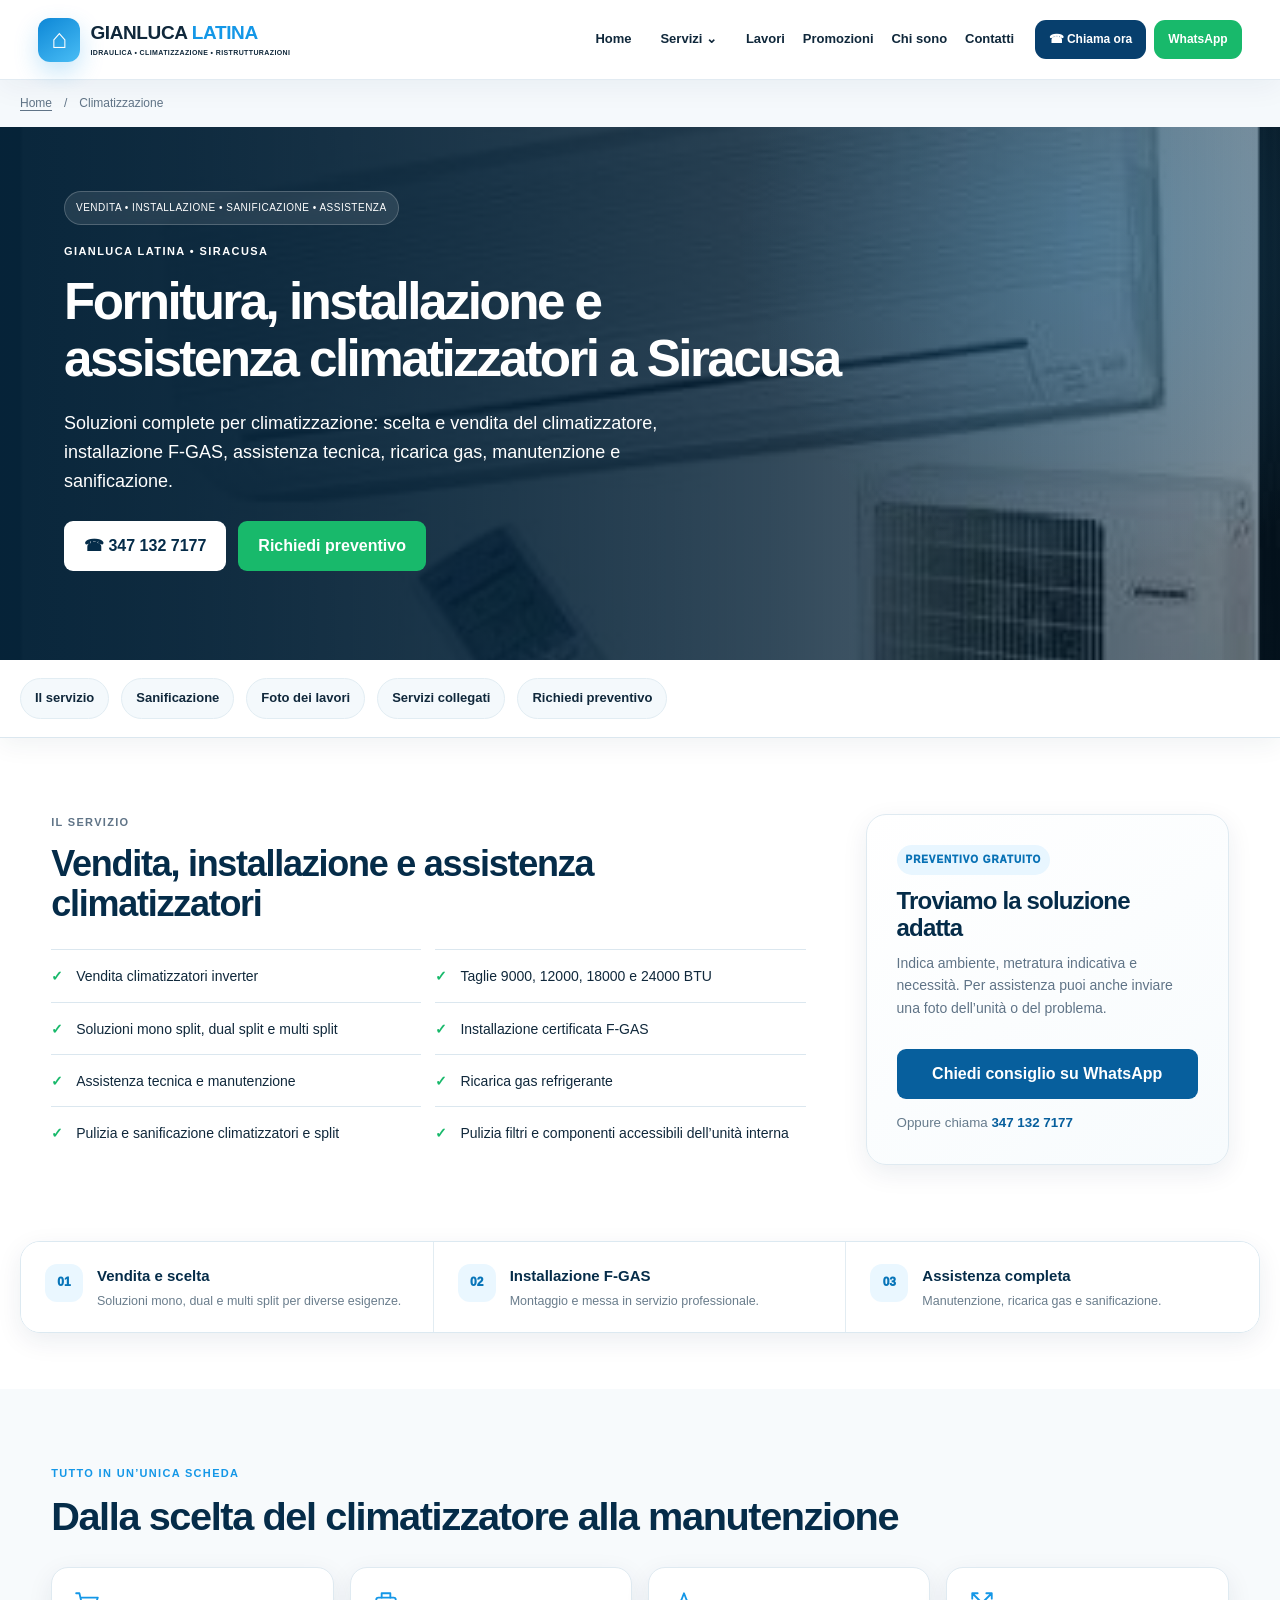
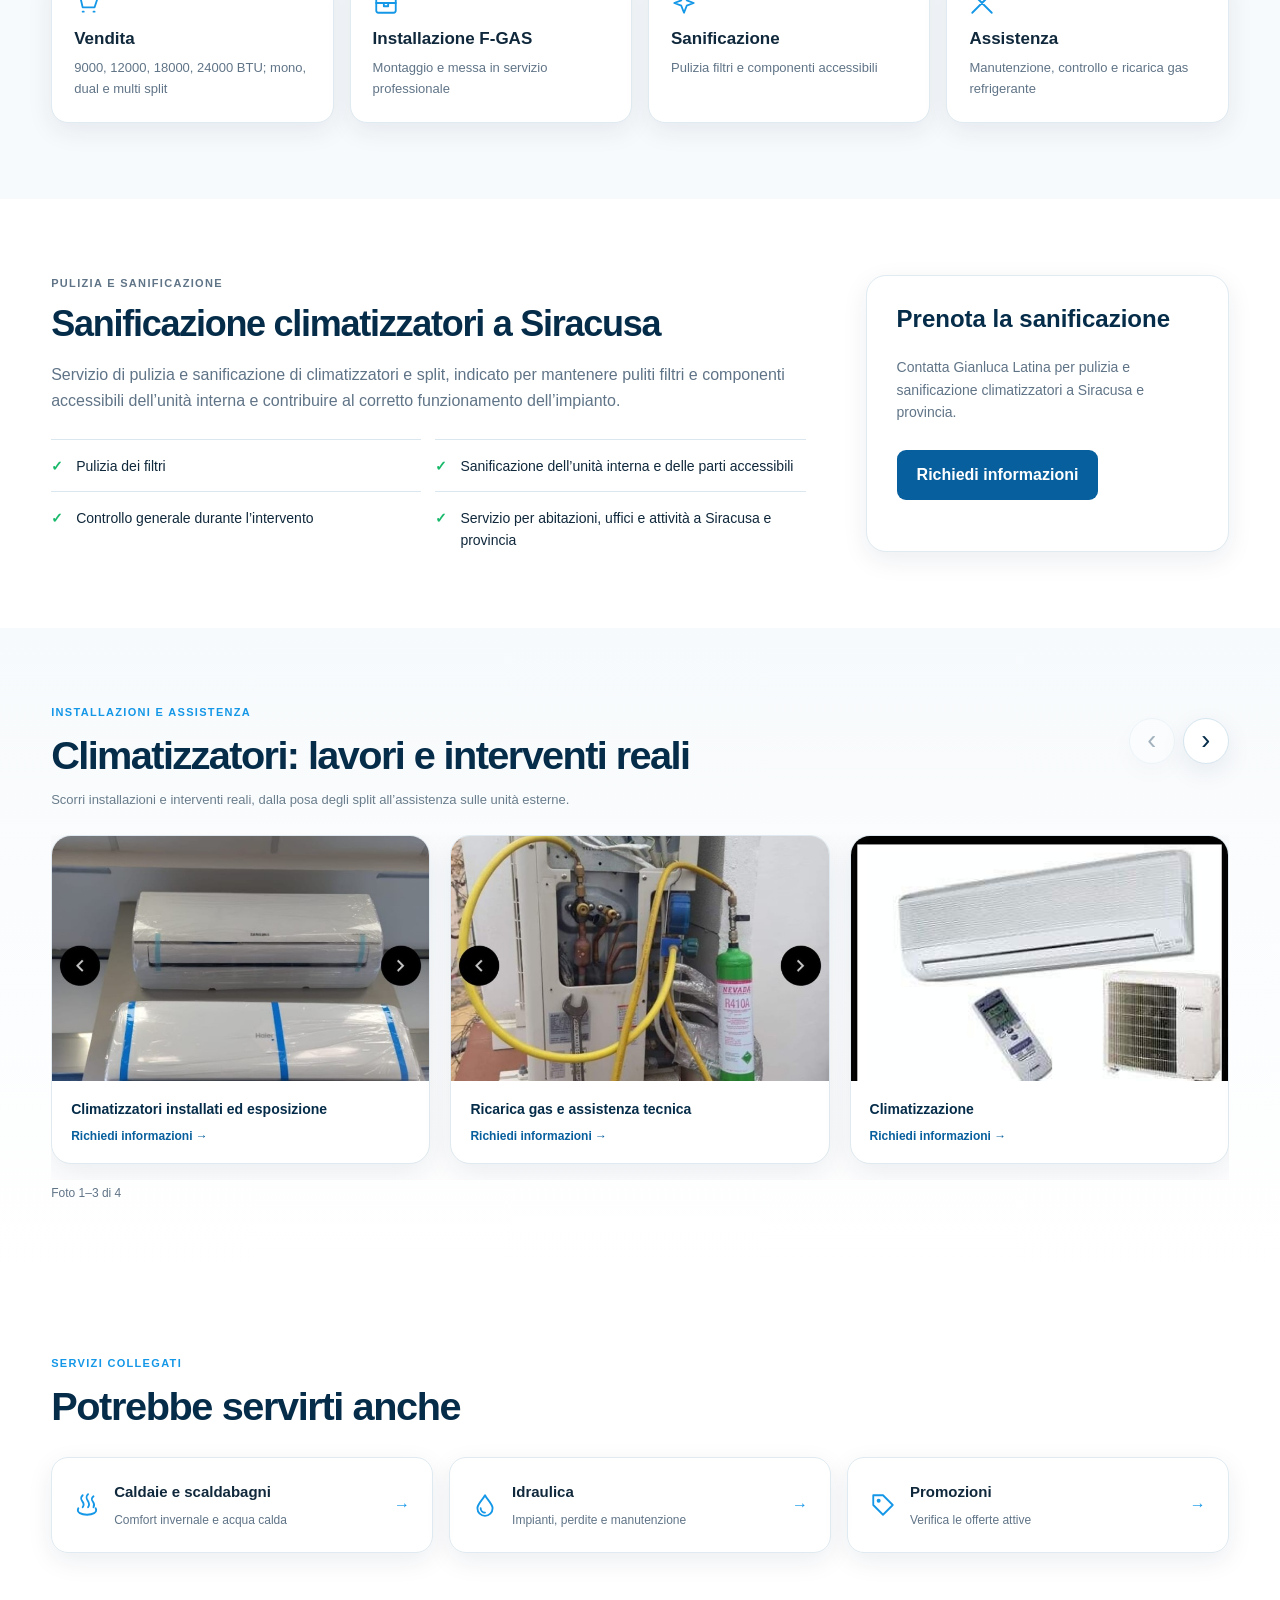
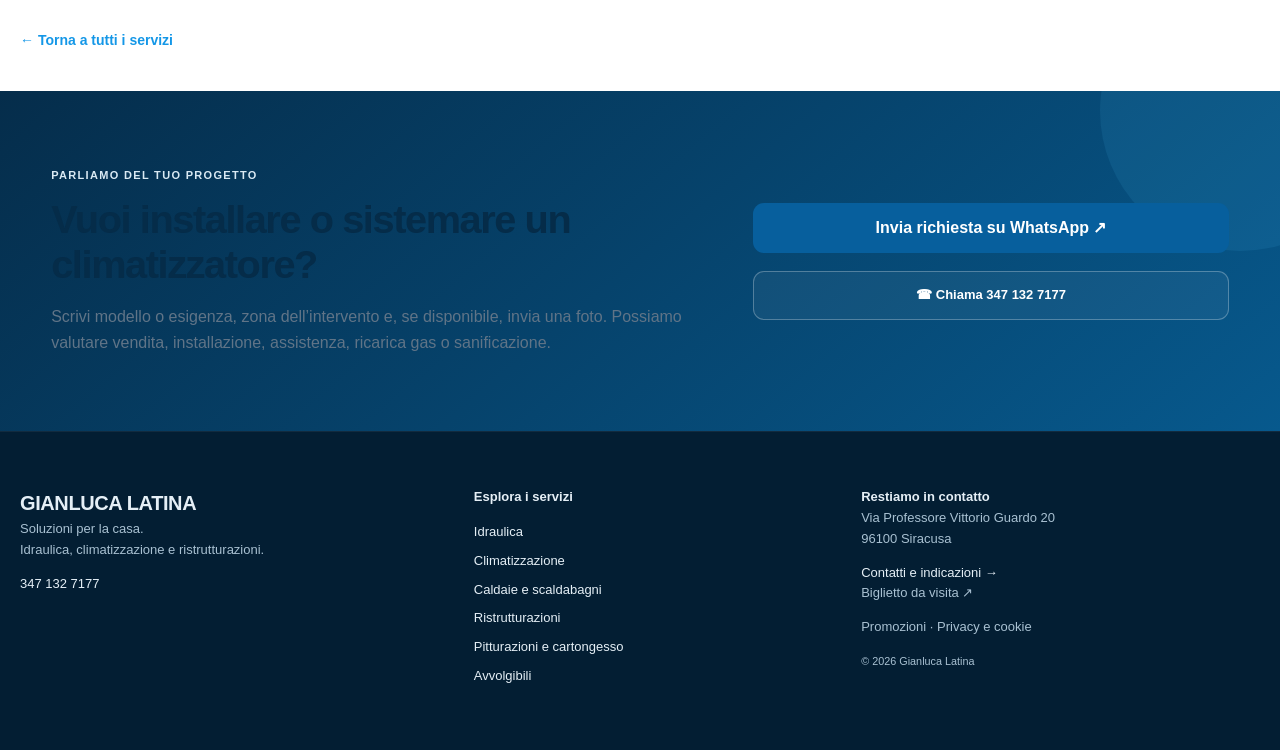
<file: climatizzazione.html>
<!DOCTYPE html>

<html lang="it"><head><meta charset="utf-8"/><meta content="width=device-width,initial-scale=1" name="viewport"/><title>Installazione e Assistenza Climatizzatori a Siracusa | Gianluca Latina</title><meta content="Installazione e assistenza climatizzatori a Siracusa: vendita, montaggio F-GAS, manutenzione, ricarica gas, pulizia e sanificazione. Preventivo gratuito." name="description"/><link href="assets/style.css?v=60" rel="stylesheet"/><meta content="#073b69" name="theme-color"/><link href="https://www.gianlucalatina.com/climatizzazione.html" rel="canonical"/><meta content="website" property="og:type"/><meta content="Installazione e Assistenza Climatizzatori a Siracusa | Gianluca Latina" property="og:title"/><meta content="Installazione e assistenza climatizzatori a Siracusa: vendita, montaggio F-GAS, manutenzione, ricarica gas, pulizia e sanificazione. Preventivo gratuito." property="og:description"/><meta content="https://www.gianlucalatina.com/climatizzazione.html" property="og:url"/><meta content="https://www.gianlucalatina.com/assets/home-climatizzazione-gianluca.png" property="og:image"/><meta content="summary_large_image" name="twitter:card"/><link href="https://www.gianlucalatina.com/climatizzazione.html" hreflang="it-IT" rel="alternate"/><meta content="index,follow,max-image-preview:large,max-snippet:-1,max-video-preview:-1" name="robots"/><meta content="Gianluca Latina" name="author"/><meta content="it_IT" property="og:locale"/><meta content="Gianluca Latina" property="og:site_name"/><meta content="Climatizzatori a Siracusa: Vendita e Installazione" property="og:image:alt"/><meta content="Installazione e Assistenza Climatizzatori a Siracusa | Gianluca Latina" name="twitter:title"/><meta content="Installazione e assistenza climatizzatori a Siracusa: vendita, montaggio F-GAS, manutenzione, ricarica gas, pulizia e sanificazione. Preventivo gratuito." name="twitter:description"/><meta content="https://www.gianlucalatina.com/assets/home-climatizzazione-gianluca.png" name="twitter:image"/><script data-seo-v51="main" type="application/ld+json">{"@context":"https://schema.org","@graph":[{"@type":"HomeAndConstructionBusiness","@id":"https://www.gianlucalatina.com/#business","name":"Gianluca Latina","url":"https://www.gianlucalatina.com/","telephone":"+393471327177","image":["https://www.gianlucalatina.com/assets/hero-technician-right.jpg","https://www.gianlucalatina.com/assets/home-idraulica-gianluca.png","https://www.gianlucalatina.com/assets/home-climatizzazione-gianluca.png"],"address":{"@type":"PostalAddress","streetAddress":"Via Professore Vittorio Guardo 20","postalCode":"96100","addressLocality":"Siracusa","addressRegion":"SR","addressCountry":"IT"},"areaServed":[{"@type":"City","name":"Siracusa"},{"@type":"City","name":"Floridia"},{"@type":"City","name":"Solarino"},{"@type":"City","name":"Priolo Gargallo"},{"@type":"City","name":"Augusta"},{"@type":"City","name":"Avola"},{"@type":"City","name":"Noto"},{"@type":"City","name":"Cassibile"}],"openingHoursSpecification":[{"@type":"OpeningHoursSpecification","dayOfWeek":["Monday","Tuesday","Wednesday","Thursday","Friday"],"opens":"08:00","closes":"19:00"},{"@type":"OpeningHoursSpecification","dayOfWeek":["Saturday"],"opens":"08:00","closes":"14:00"}],"sameAs":["https://www.facebook.com/share/1M8zW4kqRv/","https://share.google/yghf7bdZKyHWNFyIE"],"knowsAbout":["Idraulica","Termoidraulica","Climatizzazione","Caldaie","Scaldabagni","Ristrutturazione bagni","Autoclavi","Avvolgibili","Serrande","Pitturazioni e cartongesso"],"hasOfferCatalog":{"@type":"OfferCatalog","name":"Servizi per casa e impianti","itemListElement":[{"@type":"OfferCatalog","name":"Idraulica e termoidraulica"},{"@type":"OfferCatalog","name":"Climatizzazione"},{"@type":"OfferCatalog","name":"Caldaie e scaldabagni"},{"@type":"OfferCatalog","name":"Ristrutturazione bagni"},{"@type":"OfferCatalog","name":"Autoclavi e pompe di sollevamento"},{"@type":"OfferCatalog","name":"Avvolgibili e serrande"},{"@type":"OfferCatalog","name":"Pitturazioni e cartongesso"}]}},{"@type":"BreadcrumbList","itemListElement":[{"@type":"ListItem","position":1,"name":"Home","item":"https://www.gianlucalatina.com/"},{"@type":"ListItem","position":2,"name":"Climatizzazione","item":"https://www.gianlucalatina.com/climatizzazione.html"}]},{"@type":"Service","@id":"https://www.gianlucalatina.com/climatizzazione.html#service","name":"Climatizzazione","serviceType":"Climatizzazione","url":"https://www.gianlucalatina.com/climatizzazione.html","description":"Installazione e assistenza climatizzatori a Siracusa: vendita, montaggio F-GAS, manutenzione, ricarica gas, pulizia e sanificazione. Preventivo gratuito.","image":"https://www.gianlucalatina.com/assets/home-climatizzazione-gianluca.png","provider":{"@id":"https://www.gianlucalatina.com/#business"},"areaServed":[{"@type":"City","name":"Siracusa"},{"@type":"City","name":"Floridia"},{"@type":"City","name":"Solarino"},{"@type":"City","name":"Priolo Gargallo"},{"@type":"City","name":"Augusta"},{"@type":"City","name":"Avola"},{"@type":"City","name":"Noto"},{"@type":"City","name":"Cassibile"}]}]}</script></head><body class="page-detail"><a class="skip-link" href="#contenuto">Vai al contenuto</a><header><a class="brand" href="index.html"><span class="mark">⌂</span><span><b>GIANLUCA <i>LATINA</i></b><small>IDRAULICA • CLIMATIZZAZIONE • RISTRUTTURAZIONI</small></span></a><button aria-controls="main-nav" aria-expanded="false" aria-label="Apri menu" class="menu">☰</button><nav aria-label="Navigazione principale" id="main-nav"><a href="index.html">Home</a><div class="nav-services"><button aria-controls="services-menu" aria-expanded="false" class="services-toggle">Servizi <span aria-hidden="true">⌄</span></button><div class="services-menu" id="services-menu"><a href="idraulica.html">Idraulica</a><a aria-current="page" href="climatizzazione.html">Climatizzazione</a><a href="caldaie.html">Caldaie e scaldabagni</a><a href="ristrutturazioni.html">Ristrutturazioni</a><a href="avvolgibili.html">Avvolgibili</a><a href="pitturazioni.html">Pitturazioni e cartongesso</a><a href="index.html#servizi">Tutti i servizi →</a></div></div><a href="index.html#lavori">Lavori</a><a href="promozioni.html">Promozioni</a><a href="index.html#chi-sono">Chi sono</a><a href="index.html#contatti">Contatti</a></nav><div class="topcta"><a class="call" href="tel:+393471327177">☎ Chiama ora</a><a class="wa" href="https://wa.me/393471327177?text=Buongiorno%2C%20vorrei%20informazioni%20per%20climatizzazione.">WhatsApp</a></div></header><main id="contenuto"><div class="breadcrumb"><a href="index.html">Home</a><span aria-hidden="true">/</span><span aria-current="page">Climatizzazione</span></div><section class="detail-hero"><div class="detail-image" style="background-image:linear-gradient(90deg,#061b2de8,#061b2d55),url('assets/a3fdcb_e4826118852e467d8ff0fdcdcd351949.jpg')"></div><div class="detail-inner"><span class="detail-badge">VENDITA • INSTALLAZIONE • SANIFICAZIONE • ASSISTENZA</span><p class="eyebrow">GIANLUCA LATINA • SIRACUSA</p><h1>Fornitura, installazione e assistenza climatizzatori a Siracusa</h1><p>Soluzioni complete per climatizzazione: scelta e vendita del climatizzatore, installazione F-GAS, assistenza tecnica, ricarica gas, manutenzione e sanificazione.</p><div class="actions"><a class="primary" href="tel:+393471327177">☎ 347 132 7177</a><a class="secondary" href="https://wa.me/393471327177?text=Buongiorno%2C%20vorrei%20informazioni%20per%20climatizzazione.">Richiedi preventivo</a></div></div></section><nav aria-label="In questa pagina" class="page-links"><a href="#vendita">Il servizio</a><a href="#sanificazione">Sanificazione</a><a href="#lavori">Foto dei lavori</a><a href="#correlati">Servizi collegati</a><a href="#richiesta">Richiedi preventivo</a></nav><section class="detail-content" id="vendita"><div><p class="kicker">IL SERVIZIO</p><h2>Vendita, installazione e assistenza climatizzatori</h2><ul class="checklist"><li>Vendita climatizzatori inverter</li><li>Taglie 9000, 12000, 18000 e 24000 BTU</li><li>Soluzioni mono split, dual split e multi split</li><li>Installazione certificata F-GAS</li><li>Assistenza tecnica e manutenzione</li><li>Ricarica gas refrigerante</li><li>Pulizia e sanificazione climatizzatori e split</li><li>Pulizia filtri e componenti accessibili dell’unità interna</li></ul></div><aside class="service-quote"><span class="quote-badge">PREVENTIVO GRATUITO</span><h3>Troviamo la soluzione adatta</h3><p>Indica ambiente, metratura indicativa e necessità. Per assistenza puoi anche inviare una foto dell’unità o del problema.</p><a class="primary inline" href="https://wa.me/393471327177?text=Buongiorno%2C%20vorrei%20informazioni%20per%20climatizzazione.">Chiedi consiglio su WhatsApp</a><small>Oppure chiama <a href="tel:+393471327177">347 132 7177</a></small></aside></section><section aria-label="Vantaggi del servizio" class="service-value-strip"><div><article><span>01</span><div><b>Vendita e scelta</b><p>Soluzioni mono, dual e multi split per diverse esigenze.</p></div></article><article><span>02</span><div><b>Installazione F-GAS</b><p>Montaggio e messa in servizio professionale.</p></div></article><article><span>03</span><div><b>Assistenza completa</b><p>Manutenzione, ricarica gas e sanificazione.</p></div></article></div></section><section class="service-module"><div class="service-module-inner"><p class="kicker">TUTTO IN UN’UNICA SCHEDA</p><h2>Dalla scelta del climatizzatore alla manutenzione</h2><div class="module-grid"><a href="#vendita"><span aria-hidden="true"><svg fill="none" height="26" stroke="currentColor" stroke-linecap="round" stroke-linejoin="round" stroke-width="1.7" viewbox="0 0 24 24" width="26"><path d="M2 3h3l3 13h11l3-9H6M8 20h1m9 0h1"></path></svg></span><b>Vendita</b><small>9000, 12000, 18000, 24000 BTU; mono, dual e multi split</small></a><a href="#vendita"><span aria-hidden="true"><svg fill="none" height="26" stroke="currentColor" stroke-linecap="round" stroke-linejoin="round" stroke-width="1.7" viewbox="0 0 24 24" width="26"><rect height="14" rx="2" width="18" x="3" y="7"></rect><path d="M8 7V3h8v4M3 12h18M10 12v3h4v-3"></path></svg></span><b>Installazione F-GAS</b><small>Montaggio e messa in servizio professionale</small></a><a href="#sanificazione"><span aria-hidden="true"><svg fill="none" height="26" stroke="currentColor" stroke-linecap="round" stroke-linejoin="round" stroke-width="1.7" viewbox="0 0 24 24" width="26"><path d="m12 3 2.5 6.5L21 12l-6.5 2.5L12 21l-2.5-6.5L3 12l6.5-2.5Z"></path></svg></span><b>Sanificazione</b><small>Pulizia filtri e componenti accessibili</small></a><a href="#vendita"><span aria-hidden="true"><svg fill="none" height="26" stroke="currentColor" stroke-linecap="round" stroke-linejoin="round" stroke-width="1.7" viewbox="0 0 24 24" width="26"><path d="m3 3 18 18M21 3 3 21M3 3h5M3 3v5M16 3h5v5"></path></svg></span><b>Assistenza</b><small>Manutenzione, controllo e ricarica gas refrigerante</small></a></div></div></section><section class="detail-content" id="sanificazione"><div><p class="kicker">PULIZIA E SANIFICAZIONE</p><h2>Sanificazione climatizzatori a Siracusa</h2><p>Servizio di pulizia e sanificazione di climatizzatori e split, indicato per mantenere puliti filtri e componenti accessibili dell’unità interna e contribuire al corretto funzionamento dell’impianto.</p><ul class="checklist"><li>Pulizia dei filtri</li><li>Sanificazione dell’unità interna e delle parti accessibili</li><li>Controllo generale durante l’intervento</li><li>Servizio per abitazioni, uffici e attività a Siracusa e provincia</li></ul></div><aside><h3>Prenota la sanificazione</h3><p>Contatta Gianluca Latina per pulizia e sanificazione climatizzatori a Siracusa e provincia.</p><a class="primary inline" href="https://wa.me/393471327177?text=Buongiorno%2C%20vorrei%20informazioni%20sulla%20sanificazione%20dei%20climatizzatori.">Richiedi informazioni</a></aside></section><section class="work-carousel-section" id="lavori"><div class="work-carousel-head"><div><p class="kicker">INSTALLAZIONI E ASSISTENZA</p><h2>Climatizzatori: lavori e interventi reali</h2></div><div class="carousel-controls"><button aria-controls="gallery-rail" aria-label="Foto precedenti" class="carousel-prev" type="button">‹</button><button aria-controls="gallery-rail" aria-label="Foto successive" class="carousel-next" type="button">›</button></div></div><p class="gallery-hint">Scorri installazioni e interventi reali, dalla posa degli split all’assistenza sulle unità esterne.</p><div aria-label="Galleria fotografica: usa le frecce o scorri" class="work-carousel" data-gallery-category="Climatizzazione" id="gallery-rail" role="region" tabindex="0"><figure class="work-slide"><img alt="Unità esterna Airwell durante assistenza tecnica e ricarica gas a Siracusa" decoding="async" height="750" loading="lazy" src="assets/clima-real-5.jpg" width="1000"/><figcaption>Intervento su unità esterna Airwell<a class="photo-link" href="climatizzazione.html">Richiedi informazioni →</a></figcaption></figure><figure class="work-slide"><img alt="Installazione unità esterna Candy con tecnico al lavoro a Siracusa" decoding="async" height="750" loading="lazy" src="assets/clima-real-6.jpg" width="1000"/><figcaption>Installazione climatizzatore Candy<a class="photo-link" href="climatizzazione.html">Richiedi informazioni →</a></figcaption></figure><figure class="work-slide"><img alt="Tecnico durante ricarica gas refrigerante su climatizzatore a Siracusa" decoding="async" height="750" loading="lazy" src="assets/clima-real-7.jpg" width="1000"/><figcaption>Ricarica gas climatizzatore<a class="photo-link" href="climatizzazione.html">Richiedi informazioni →</a></figcaption></figure><figure class="work-slide"><img alt="Climatizzatori a parete Samsung e Haier installati a Siracusa" decoding="async" height="750" loading="lazy" src="assets/clima-real-2.jpg" width="1000"/><figcaption>Climatizzatori installati ed esposizione<a class="photo-link" href="climatizzazione.html">Richiedi informazioni →</a></figcaption></figure><figure class="work-slide"><img alt="Installazione climatizzatori a Siracusa" decoding="async" height="750" loading="lazy" src="assets/a3fdcb_e4826118852e467d8ff0fdcdcd351949.jpg" width="1000"/><figcaption>Climatizzazione<a class="photo-link" href="climatizzazione.html">Richiedi informazioni →</a></figcaption></figure><figure class="work-slide"><img alt="Intervento su unità esterna di climatizzazione a Siracusa" decoding="async" height="750" loading="lazy" src="assets/a3fdcb_b501fd5945264e47bb1cbd95f08e0ec0.jpg" width="1000"/><figcaption>Intervento su unità esterna<a class="photo-link" href="climatizzazione.html">Richiedi informazioni →</a></figcaption></figure><figure class="work-slide"><img alt="Intervento tecnico su unità esterna con ricarica gas refrigerante R410A a Siracusa" decoding="async" height="750" loading="lazy" src="assets/clima-real-1.jpg" width="1000"/><figcaption>Ricarica gas e assistenza tecnica<a class="photo-link" href="climatizzazione.html">Richiedi informazioni →</a></figcaption></figure></div></section><section class="related-services" id="correlati"><div class="related-inner"><p class="kicker">SERVIZI COLLEGATI</p><h2>Potrebbe servirti anche</h2><div class="related-grid"><a class="related-card" href="caldaie.html"><span aria-hidden="true"><svg fill="none" height="26" stroke="currentColor" stroke-linecap="round" stroke-linejoin="round" stroke-width="1.7" viewbox="0 0 24 24" width="26"><path d="M8 3c-5 5 4 6 0 11M13 2c-5 5 4 7 0 12M18 4c-5 4 3 5 0 10M4 15c-4 8 20 8 16 0"></path></svg></span><div><b>Caldaie e scaldabagni</b><small>Comfort invernale e acqua calda</small></div><em>→</em></a><a class="related-card" href="idraulica.html"><span aria-hidden="true"><svg fill="none" height="26" stroke="currentColor" stroke-linecap="round" stroke-linejoin="round" stroke-width="1.7" viewbox="0 0 24 24" width="26"><path d="M12 3C10 7 5 11 5 15a7 7 0 0014 0c0-4-5-8-7-12Z"></path><path d="M8 15a4 4 0 004 4"></path></svg></span><div><b>Idraulica</b><small>Impianti, perdite e manutenzione</small></div><em>→</em></a><a class="related-card" href="promozioni.html"><span aria-hidden="true"><svg fill="none" height="26" stroke="currentColor" stroke-linecap="round" stroke-linejoin="round" stroke-width="1.7" viewbox="0 0 24 24" width="26"><path d="M3 3h9l9 9-9 9-9-9Z"></path><circle cx="8" cy="8" r="1"></circle></svg></span><div><b>Promozioni</b><small>Verifica le offerte attive</small></div><em>→</em></a></div></div></section><section class="back-services"><a href="index.html#servizi">← Torna a tutti i servizi</a></section><section class="request-panel" id="richiesta"><div><p class="kicker">PARLIAMO DEL TUO PROGETTO</p><h2>Vuoi installare o sistemare un climatizzatore?</h2><p>Scrivi modello o esigenza, zona dell’intervento e, se disponibile, invia una foto. Possiamo valutare vendita, installazione, assistenza, ricarica gas o sanificazione.</p></div><div class="request-actions"><a class="primary" href="https://wa.me/393471327177?text=Buongiorno%2C%20vorrei%20un%20preventivo%20per%20climatizzazione.%20Zona%3A%20%E2%80%A6.%20Il%20lavoro%20di%20cui%20ho%20bisogno%3A%20%E2%80%A6">Invia richiesta su WhatsApp ↗</a><a class="request-phone" href="tel:+393471327177">☎ Chiama 347 132 7177</a></div></section></main><footer><div><a class="footer-brand" href="index.html">GIANLUCA LATINA</a><p>Soluzioni per la casa.<br/>Idraulica, climatizzazione e ristrutturazioni.</p><a href="tel:+393471327177">347 132 7177</a></div><div><b>Esplora i servizi</b><ul><li><a href="idraulica.html">Idraulica</a></li><li><a href="climatizzazione.html">Climatizzazione</a></li><li><a href="caldaie.html">Caldaie e scaldabagni</a></li><li><a href="ristrutturazioni.html">Ristrutturazioni</a></li><li><a href="pitturazioni.html">Pitturazioni e cartongesso</a></li><li><a href="avvolgibili.html">Avvolgibili</a></li></ul></div><div><b>Restiamo in contatto</b><p>Via Professore Vittorio Guardo 20<br/>96100 Siracusa</p><a href="index.html#contatti">Contatti e indicazioni →</a><p><a href="index.html#biglietto">Biglietto da visita ↗</a></p><p><a href="promozioni.html">Promozioni</a> · <a href="privacy.html">Privacy e cookie</a></p><small>© <span id="year">2026</span> Gianluca Latina</small></div></footer><div class="mobile-actionbar"><a href="tel:+393471327177">☎ Chiama</a><a href="https://wa.me/393471327177?text=Buongiorno%2C%20vorrei%20informazioni%20per%20climatizzazione.">WhatsApp</a></div><script src="assets/site.js?v=53"></script></body></html>
</file>
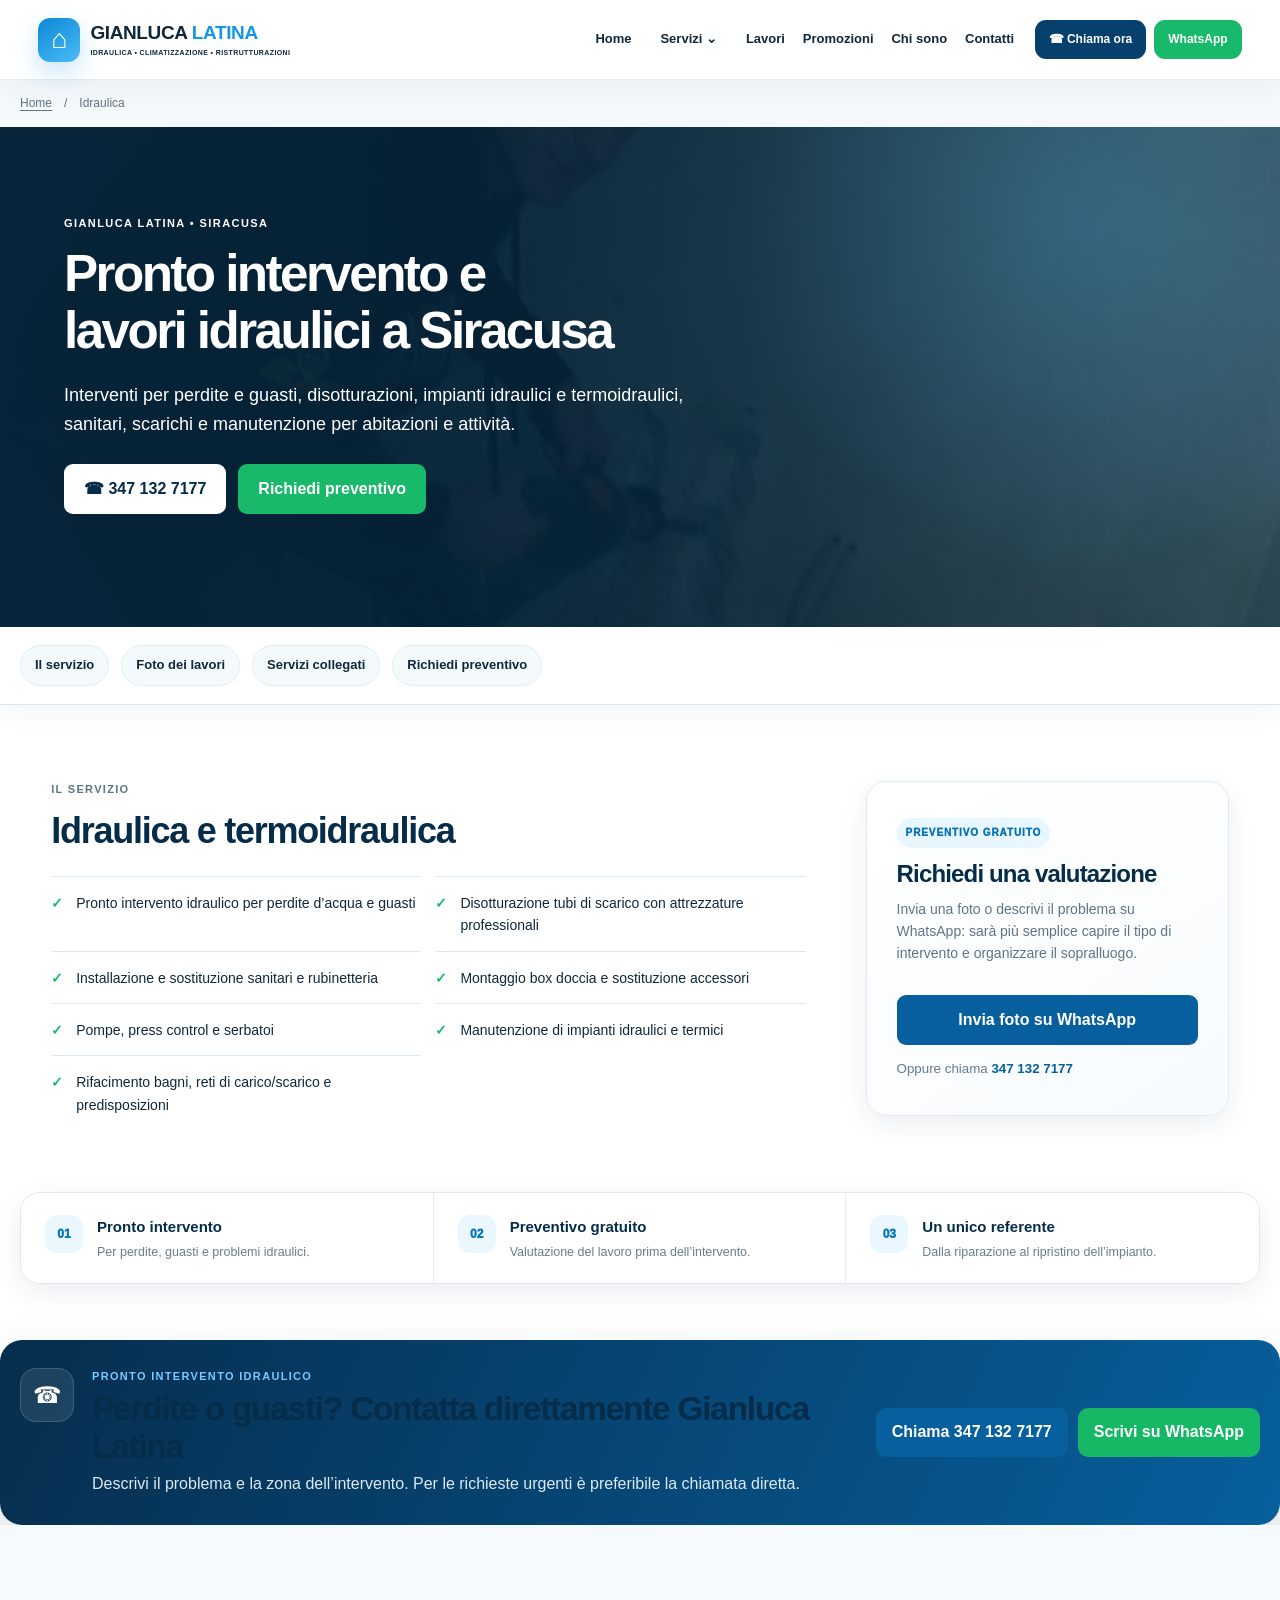
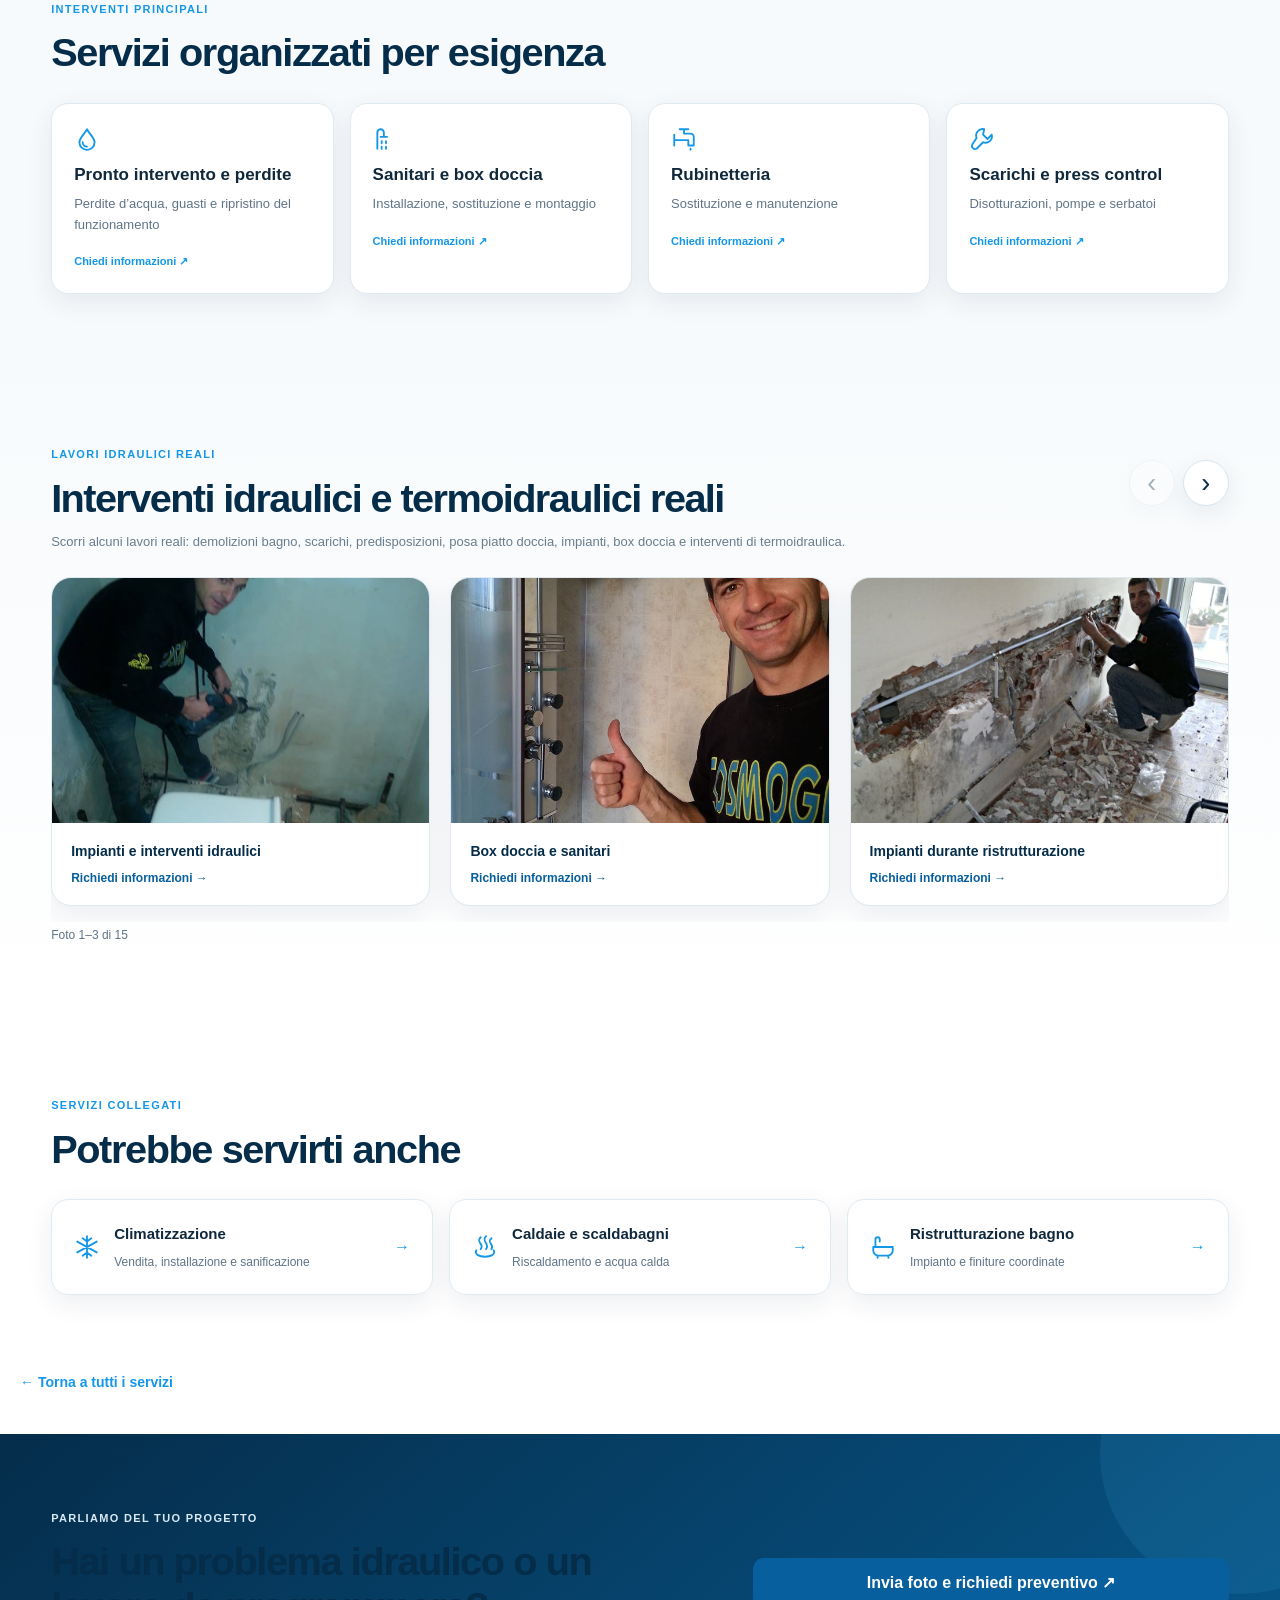
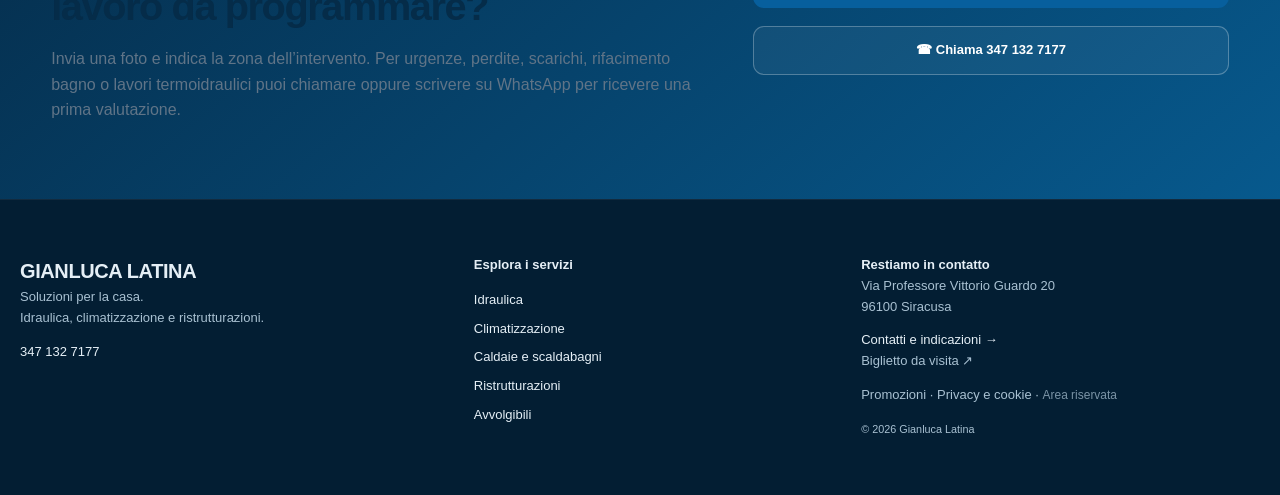
<file: idraulica.html>
<!DOCTYPE html>

<html lang="it"><head><meta charset="utf-8"/><meta content="width=device-width,initial-scale=1" name="viewport"/><title>Pronto intervento idraulico a Siracusa | Gianluca Latina</title><meta content="Pronto intervento idraulico a Siracusa e provincia: perdite d’acqua, disotturazioni, sanitari, rubinetteria, box doccia, press control, serbatoi e manutenzione impianti." name="description"/><link href="assets/style.css?v=24" rel="stylesheet"/><meta content="#073b69" name="theme-color"/><link href="https://www.gianlucalatina.com/idraulica.html" rel="canonical"/><meta content="website" property="og:type"/><meta content="Pronto intervento idraulico a Siracusa | Gianluca Latina" property="og:title"/><meta content="Interventi idraulici a Siracusa e provincia per perdite, guasti, scarichi, sanitari, rubinetteria e manutenzione." property="og:description"/><meta content="https://www.gianlucalatina.com/idraulica.html" property="og:url"/><meta content="https://www.gianlucalatina.com/assets/hero-technician-right.jpg" property="og:image"/></head><body class="page-detail"><a class="skip-link" href="#contenuto">Vai al contenuto</a><header><a class="brand" href="index.html"><span class="mark">⌂</span><span><b>GIANLUCA <i>LATINA</i></b><small>IDRAULICA • CLIMATIZZAZIONE • RISTRUTTURAZIONI</small></span></a><button aria-controls="main-nav" aria-expanded="false" aria-label="Apri menu" class="menu">☰</button><nav aria-label="Navigazione principale" id="main-nav"><a href="index.html">Home</a><div class="nav-services"><button aria-controls="services-menu" aria-expanded="false" class="services-toggle">Servizi <span aria-hidden="true">⌄</span></button><div class="services-menu" id="services-menu"><a aria-current="page" href="idraulica.html">Idraulica</a><a href="climatizzazione.html">Climatizzazione</a><a href="caldaie.html">Caldaie e scaldabagni</a><a href="ristrutturazioni.html">Ristrutturazioni</a><a href="avvolgibili.html">Avvolgibili</a><a href="index.html#servizi">Tutti i servizi →</a></div></div><a href="index.html#lavori">Lavori</a><a href="promozioni.html">Promozioni</a><a href="index.html#chi-sono">Chi sono</a><a href="index.html#contatti">Contatti</a></nav><div class="topcta"><a class="call" href="tel:+393471327177">☎ Chiama ora</a><a class="wa" href="https://wa.me/393471327177?text=Buongiorno%2C%20vorrei%20informazioni%20per%20idraulica.">WhatsApp</a></div></header><main id="contenuto"><div class="breadcrumb"><a href="index.html">Home</a><span aria-hidden="true">/</span><span aria-current="page">Idraulica</span></div><section class="detail-hero"><div class="detail-image" style="background-image:linear-gradient(90deg,#061b2de8,#061b2d55),url('assets/a3fdcb_1e8d561c4eb74bf2aa9997832afb0de8.jpg')"></div><div class="detail-inner"><p class="eyebrow">GIANLUCA LATINA • SIRACUSA</p><h1>Pronto intervento e lavori idraulici a Siracusa</h1><p>Interventi per perdite e guasti, disotturazioni, impianti idraulici e termoidraulici, sanitari, scarichi e manutenzione per abitazioni e attività.</p><div class="actions"><a class="primary" href="tel:+393471327177">☎ 347 132 7177</a><a class="secondary" href="https://wa.me/393471327177?text=Buongiorno%2C%20vorrei%20informazioni%20per%20idraulica.">Richiedi preventivo</a></div></div></section><nav aria-label="In questa pagina" class="page-links"><a href="#riparazioni">Il servizio</a><a href="#lavori">Foto dei lavori</a><a href="#correlati">Servizi collegati</a><a href="#richiesta">Richiedi preventivo</a></nav><section class="detail-content" id="riparazioni"><div><p class="kicker">IL SERVIZIO</p><h2>Idraulica e termoidraulica</h2><ul class="checklist"><li>Pronto intervento idraulico per perdite d’acqua e guasti</li><li>Disotturazione tubi di scarico con attrezzature professionali</li><li>Installazione e sostituzione sanitari e rubinetteria</li><li>Montaggio box doccia e sostituzione accessori</li><li>Pompe, press control e serbatoi</li><li>Manutenzione di impianti idraulici e termici</li><li>Rifacimento bagni, reti di carico/scarico e predisposizioni</li></ul></div><aside class="service-quote"><span class="quote-badge">PREVENTIVO GRATUITO</span><h3>Richiedi una valutazione</h3><p>Invia una foto o descrivi il problema su WhatsApp: sarà più semplice capire il tipo di intervento e organizzare il sopralluogo.</p><a class="primary inline" href="https://wa.me/393471327177?text=Buongiorno%2C%20vorrei%20informazioni%20per%20idraulica.">Invia foto su WhatsApp</a><small>Oppure chiama <a href="tel:+393471327177">347 132 7177</a></small></aside></section><section class="service-value-strip" aria-label="Vantaggi del servizio"><div><article><span>01</span><div><b>Pronto intervento</b><p>Per perdite, guasti e problemi idraulici.</p></div></article><article><span>02</span><div><b>Preventivo gratuito</b><p>Valutazione del lavoro prima dell’intervento.</p></div></article><article><span>03</span><div><b>Un unico referente</b><p>Dalla riparazione al ripristino dell’impianto.</p></div></article></div></section><section aria-label="Pronto intervento idraulico" class="emergency-strip"><div><span class="emergency-icon">☎</span><div><p class="kicker">PRONTO INTERVENTO IDRAULICO</p><h2>Perdite o guasti? Contatta direttamente Gianluca Latina</h2><p>Descrivi il problema e la zona dell’intervento. Per le richieste urgenti è preferibile la chiamata diretta.</p></div></div><div class="emergency-actions"><a class="primary" href="tel:+393471327177">Chiama 347 132 7177</a><a class="secondary" href="https://wa.me/393471327177?text=Buongiorno%2C%20ho%20bisogno%20di%20un%20pronto%20intervento%20idraulico.">Scrivi su WhatsApp</a></div></section><section class="service-module"><div class="service-module-inner"><p class="kicker">INTERVENTI PRINCIPALI</p><h2>Servizi organizzati per esigenza</h2><div class="module-grid"><a href="https://wa.me/393471327177?text=Buongiorno%2C%20ho%20bisogno%20di%20un%20pronto%20intervento%20idraulico."><span aria-hidden="true"><svg fill="none" height="26" stroke="currentColor" stroke-linecap="round" stroke-linejoin="round" stroke-width="1.7" viewbox="0 0 24 24" width="26"><path d="M12 3C10 7 5 11 5 15a7 7 0 0014 0c0-4-5-8-7-12Z"></path><path d="M8 15a4 4 0 004 4"></path></svg></span><b>Pronto intervento e perdite</b><small>Perdite d’acqua, guasti e ripristino del funzionamento</small><em class="module-cta">Chiedi informazioni ↗</em></a><a href="https://wa.me/393471327177?text=Buongiorno%2C%20vorrei%20informazioni%20su%3A%20Sanitari%20e%20box%20doccia."><span aria-hidden="true"><svg fill="none" height="26" stroke="currentColor" stroke-linecap="round" stroke-linejoin="round" stroke-width="1.7" viewbox="0 0 24 24" width="26"><path d="M4 21V6a3 3 0 016 0v3M7 10h6M8 14v2m4-2v2m-4 3v2m4-2v2"></path></svg></span><b>Sanitari e box doccia</b><small>Installazione, sostituzione e montaggio</small><em class="module-cta">Chiedi informazioni ↗</em></a><a href="https://wa.me/393471327177?text=Buongiorno%2C%20vorrei%20informazioni%20su%3A%20Rubinetteria."><span aria-hidden="true"><svg fill="none" height="26" stroke="currentColor" stroke-linecap="round" stroke-linejoin="round" stroke-width="1.7" viewbox="0 0 24 24" width="26"><path d="M3 13h13v5h5v-8a3 3 0 00-3-3h-6V3M8 3h8M3 8v10M18 21v1"></path></svg></span><b>Rubinetteria</b><small>Sostituzione e manutenzione</small><em class="module-cta">Chiedi informazioni ↗</em></a><a href="https://wa.me/393471327177?text=Buongiorno%2C%20vorrei%20informazioni%20su%3A%20Scarichi%20e%20press%20control."><span aria-hidden="true"><svg fill="none" height="26" stroke="currentColor" stroke-linecap="round" stroke-linejoin="round" stroke-width="1.7" viewbox="0 0 24 24" width="26"><path d="M14 3a6 6 0 00-7 8L3 17a3 3 0 004 4l6-6a6 6 0 008-7l-4 4-4-4Z"></path></svg></span><b>Scarichi e press control</b><small>Disotturazioni, pompe e serbatoi</small><em class="module-cta">Chiedi informazioni ↗</em></a></div></div></section><section class="work-carousel-section" id="lavori"><div class="work-carousel-head"><div><p class="kicker">LAVORI IDRAULICI REALI</p><h2>Interventi idraulici e termoidraulici reali</h2></div><div class="carousel-controls"><button aria-controls="gallery-rail" aria-label="Foto precedenti" class="carousel-prev" type="button">‹</button><button aria-controls="gallery-rail" aria-label="Foto successive" class="carousel-next" type="button">›</button></div></div><p class="gallery-hint">Scorri alcuni lavori reali: demolizioni bagno, scarichi, predisposizioni, posa piatto doccia, impianti, box doccia e interventi di termoidraulica.</p><div aria-label="Galleria fotografica: usa le frecce o scorri" class="work-carousel" id="gallery-rail" role="region" tabindex="0"><figure class="work-slide"><img alt="Lavori idraulici a Siracusa" decoding="async" height="750" loading="lazy" src="assets/a3fdcb_1e8d561c4eb74bf2aa9997832afb0de8.jpg" width="1000"/><figcaption>Impianti e interventi idraulici<a class="photo-link" href="#richiesta">Richiedi informazioni →</a></figcaption></figure><figure class="work-slide"><img alt="Montaggio box doccia" decoding="async" height="750" loading="lazy" src="assets/a3fdcb_4183c923dcde4e57b34d256b1c3c50fd.jpg" width="1000"/><figcaption>Box doccia e sanitari<a class="photo-link" href="#richiesta">Richiedi informazioni →</a></figcaption></figure><figure class="work-slide"><img alt="Muratura e impianti idraulici" decoding="async" height="750" loading="lazy" src="assets/a3fdcb_09317f7fdbbe40558b276efc7d7784e0.jpg" width="1000"/><figcaption>Impianti durante ristrutturazione<a class="photo-link" href="#richiesta">Richiedi informazioni →</a></figcaption></figure><figure class="work-slide"><img alt="Demolizione bagno e rimozione pavimenti per rifacimento impianto a Siracusa" decoding="async" height="1536" loading="lazy" src="assets/idrau-termo-real-1.jpg" width="691"/><figcaption>Demolizione bagno e preparazione impianti<a class="photo-link" href="#richiesta">Richiedi informazioni →</a></figcaption></figure><figure class="work-slide"><img alt="Nuovo scarico bagno e collegamenti termoidraulici durante la ristrutturazione a Siracusa" decoding="async" height="1536" loading="lazy" src="assets/idrau-termo-real-2.jpg" width="691"/><figcaption>Scarichi e collegamenti termoidraulici<a class="photo-link" href="#richiesta">Richiedi informazioni →</a></figcaption></figure><figure class="work-slide"><img alt="Predisposizione impianto idraulico bagno con attacchi acqua e scarichi a Siracusa" decoding="async" height="1536" loading="lazy" src="assets/idrau-termo-real-3.jpg" width="691"/><figcaption>Predisposizione impianto idraulico bagno<a class="photo-link" href="#richiesta">Richiedi informazioni →</a></figcaption></figure><figure class="work-slide"><img alt="Bagno in ristrutturazione con nuove tracce idrauliche e termoidrauliche a Siracusa" decoding="async" height="1536" loading="lazy" src="assets/idrau-termo-real-4.jpg" width="691"/><figcaption>Nuove linee idriche e scarichi<a class="photo-link" href="#richiesta">Richiedi informazioni →</a></figcaption></figure><figure class="work-slide"><img alt="Posa piatto doccia durante intervento idraulico in bagno a Siracusa" decoding="async" height="1536" loading="lazy" src="assets/idrau-termo-real-5.jpg" width="691"/><figcaption>Posa piatto doccia<a class="photo-link" href="#richiesta">Richiedi informazioni →</a></figcaption></figure><figure class="work-slide"><img alt="Preparazione sottofondo e quote per bagno durante lavori termoidraulici a Siracusa" decoding="async" height="1536" loading="lazy" src="assets/idrau-termo-real-6.jpg" width="691"/><figcaption>Preparazione sottofondo e quote<a class="photo-link" href="#richiesta">Richiedi informazioni →</a></figcaption></figure><figure class="work-slide"><img alt="Pareti e impianti bagno in preparazione durante lavori idraulici a Siracusa" decoding="async" height="1536" loading="lazy" src="assets/idrau-termo-real-7.jpg" width="691"/><figcaption>Preparazione pareti e impianti<a class="photo-link" href="#richiesta">Richiedi informazioni →</a></figcaption></figure><figure class="work-slide"><img alt="Posa rivestimenti e pavimento bagno durante rifacimento impianto a Siracusa" decoding="async" height="1536" loading="lazy" src="assets/idrau-termo-real-8.jpg" width="691"/><figcaption>Posa rivestimenti e pavimento<a class="photo-link" href="#richiesta">Richiedi informazioni →</a></figcaption></figure><figure class="work-slide"><img alt="Demolizione impianti bagno e rimozione vecchi rivestimenti a Siracusa" decoding="async" height="1536" loading="lazy" src="assets/idrau-termo-real-9.jpg" width="691"/><figcaption>Demolizione impianti esistenti<a class="photo-link" href="#richiesta">Richiedi informazioni →</a></figcaption></figure><figure class="work-slide"><img alt="Bagno in demolizione prima del rifacimento idraulico completo a Siracusa" decoding="async" height="1536" loading="lazy" src="assets/idrau-termo-real-10.jpg" width="691"/><figcaption>Prima del rifacimento completo<a class="photo-link" href="#richiesta">Richiedi informazioni →</a></figcaption></figure><figure class="work-slide"><img alt="Gruppo press control e collegamenti tra serbatoi installati a Siracusa" decoding="async" height="1600" loading="lazy" src="assets/idrau-termo-real-11.jpg" width="1200"/><figcaption>Gruppo press control e serbatoi<a class="photo-link" href="#richiesta">Richiedi informazioni →</a></figcaption></figure><figure class="work-slide"><img alt="Gianluca Latina durante il montaggio di serbatoi e componenti idraulici a Siracusa" decoding="async" height="1600" loading="lazy" src="assets/idrau-termo-real-12.jpg" width="1200"/><figcaption>Montaggio serbatoi e componenti impianto<a class="photo-link" href="#richiesta">Richiedi informazioni →</a></figcaption></figure></div></section><section class="related-services" id="correlati"><div class="related-inner"><p class="kicker">SERVIZI COLLEGATI</p><h2>Potrebbe servirti anche</h2><div class="related-grid"><a class="related-card" href="climatizzazione.html"><span aria-hidden="true"><svg fill="none" height="26" stroke="currentColor" stroke-linecap="round" stroke-linejoin="round" stroke-width="1.7" viewbox="0 0 24 24" width="26"><path d="M12 2v20M3 7l18 10M3 17 21 7M8 4l4 3 4-3M8 20l4-3 4 3"></path></svg></span><div><b>Climatizzazione</b><small>Vendita, installazione e sanificazione</small></div><em>→</em></a><a class="related-card" href="caldaie.html"><span aria-hidden="true"><svg fill="none" height="26" stroke="currentColor" stroke-linecap="round" stroke-linejoin="round" stroke-width="1.7" viewbox="0 0 24 24" width="26"><path d="M8 3c-5 5 4 6 0 11M13 2c-5 5 4 7 0 12M18 4c-5 4 3 5 0 10M4 15c-4 8 20 8 16 0"></path></svg></span><div><b>Caldaie e scaldabagni</b><small>Riscaldamento e acqua calda</small></div><em>→</em></a><a class="related-card" href="ristrutturazioni.html#bagno"><span aria-hidden="true"><svg fill="none" height="26" stroke="currentColor" stroke-linecap="round" stroke-linejoin="round" stroke-width="1.7" viewbox="0 0 24 24" width="26"><path d="M3 12h18v3a5 5 0 01-5 5H8a5 5 0 01-5-5Zm2 0V5a2 2 0 014 0v2M7 20v2m10-2v2"></path></svg></span><div><b>Ristrutturazione bagno</b><small>Impianto e finiture coordinate</small></div><em>→</em></a></div></div></section><section class="back-services"><a href="index.html#servizi">← Torna a tutti i servizi</a></section><section class="request-panel" id="richiesta"><div><p class="kicker">PARLIAMO DEL TUO PROGETTO</p><h2>Hai un problema idraulico o un lavoro da programmare?</h2><p>Invia una foto e indica la zona dell’intervento. Per urgenze, perdite, scarichi, rifacimento bagno o lavori termoidraulici puoi chiamare oppure scrivere su WhatsApp per ricevere una prima valutazione.</p></div><div class="request-actions"><a class="primary" href="https://wa.me/393471327177?text=Buongiorno%2C%20vorrei%20un%20preventivo%20per%20idraulica.%20Zona%3A%20%E2%80%A6.%20Il%20lavoro%20di%20cui%20ho%20bisogno%3A%20%E2%80%A6">Invia foto e richiedi preventivo ↗</a><a class="request-phone" href="tel:+393471327177">☎ Chiama 347 132 7177</a></div></section></main><footer><div><a class="footer-brand" href="index.html">GIANLUCA LATINA</a><p>Soluzioni per la casa.<br/>Idraulica, climatizzazione e ristrutturazioni.</p><a href="tel:+393471327177">347 132 7177</a></div><div><b>Esplora i servizi</b><ul><li><a href="idraulica.html">Idraulica</a></li><li><a href="climatizzazione.html">Climatizzazione</a></li><li><a href="caldaie.html">Caldaie e scaldabagni</a></li><li><a href="ristrutturazioni.html">Ristrutturazioni</a></li><li><a href="avvolgibili.html">Avvolgibili</a></li></ul></div><div><b>Restiamo in contatto</b><p>Via Professore Vittorio Guardo 20<br/>96100 Siracusa</p><a href="index.html#contatti">Contatti e indicazioni →</a><p><a href="index.html#biglietto">Biglietto da visita ↗</a></p><p><a href="promozioni.html">Promozioni</a> · <a href="privacy.html">Privacy e cookie</a> · <a href="admin/" rel="nofollow">Area riservata</a></p><small>© <span id="year">2026</span> Gianluca Latina</small></div></footer><div class="mobile-actionbar"><a href="tel:+393471327177">☎ Chiama</a><a href="https://wa.me/393471327177?text=Buongiorno%2C%20vorrei%20informazioni%20per%20idraulica.">WhatsApp</a></div><script src="assets/site.js?v=24"></script></body></html>
</file>
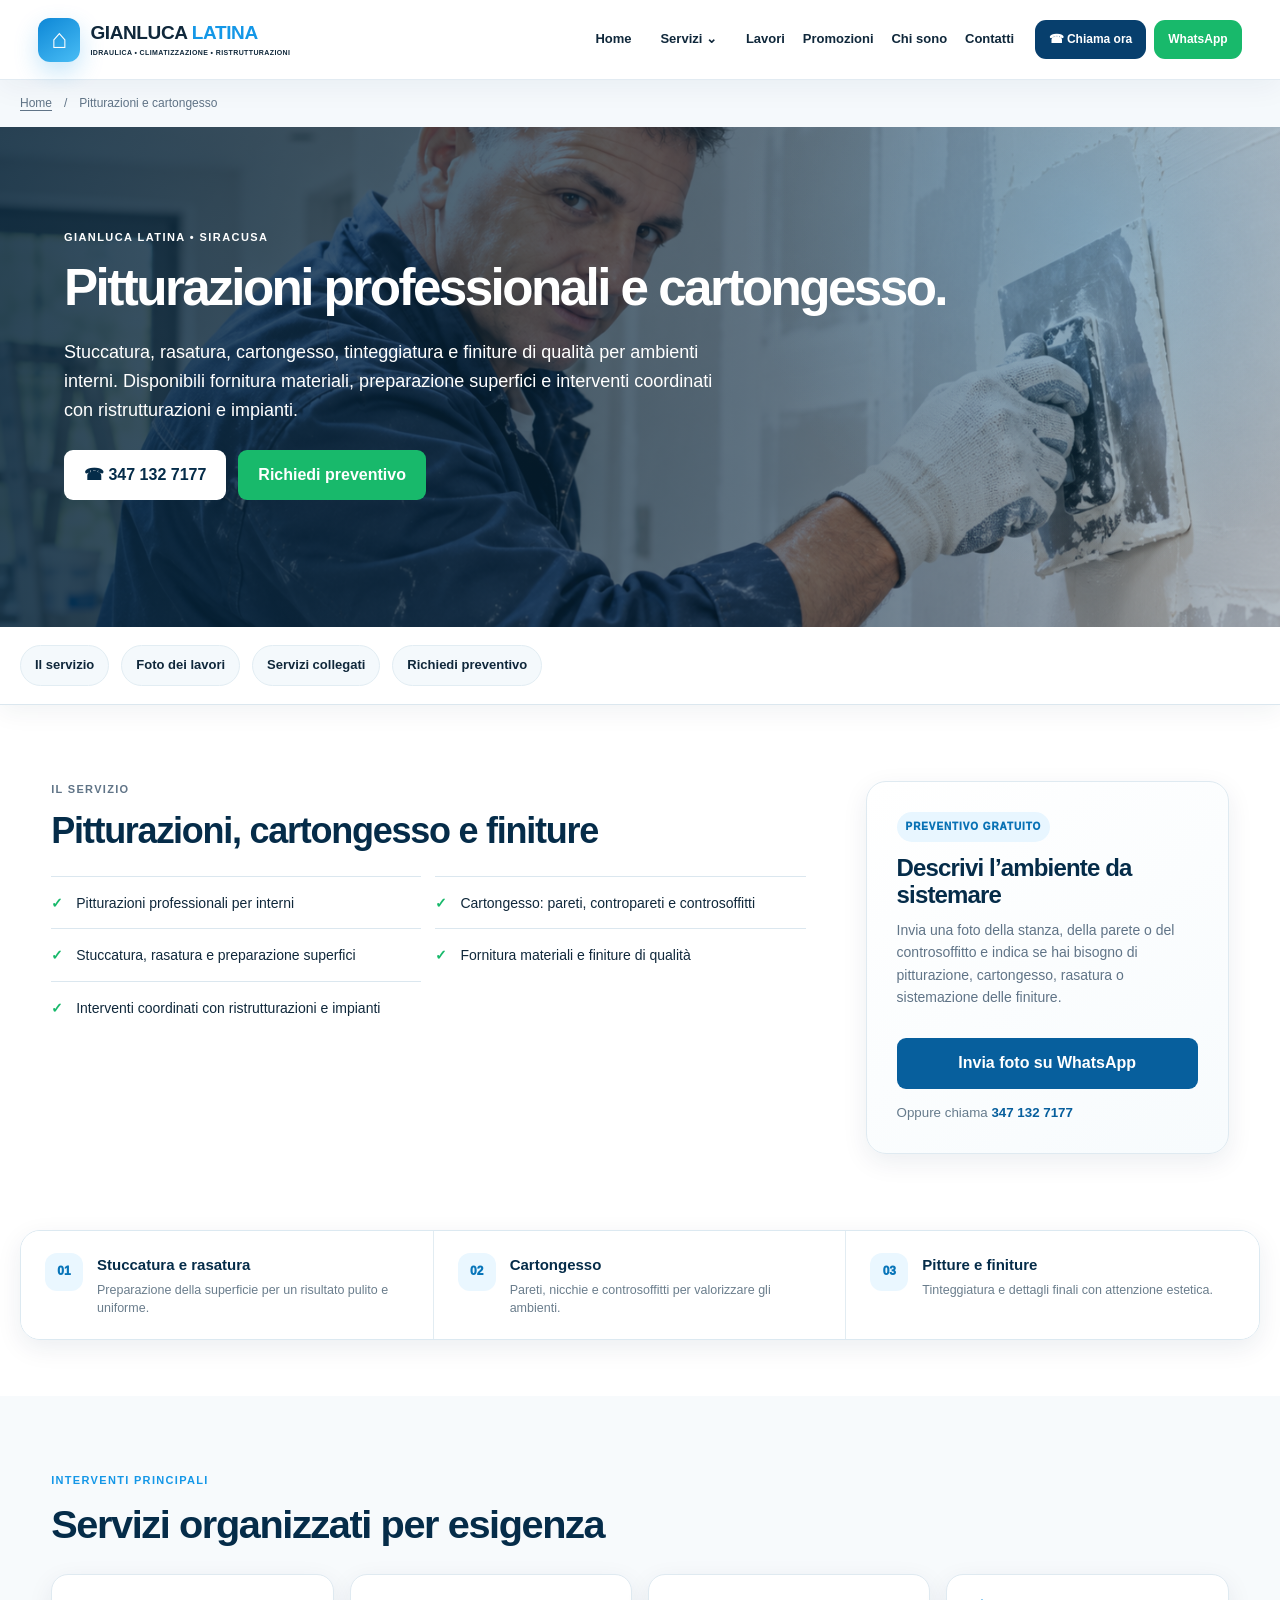
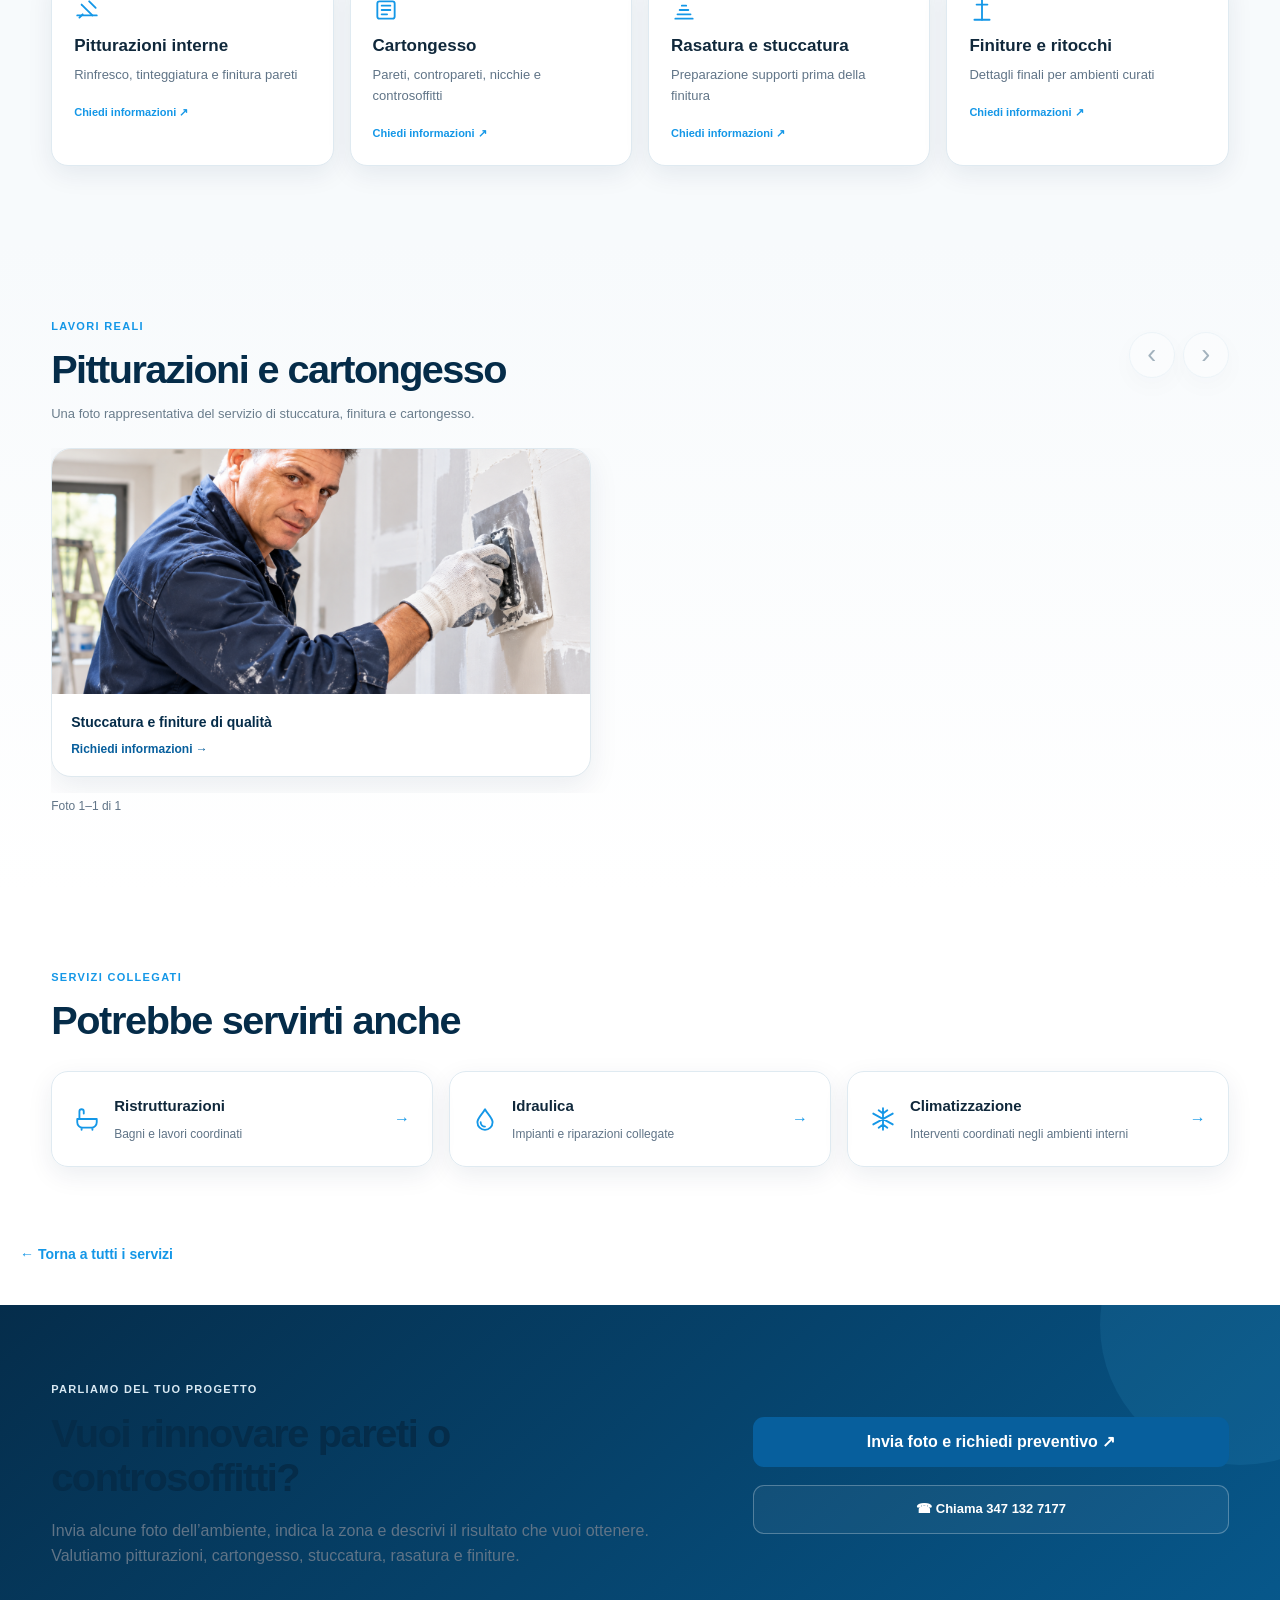
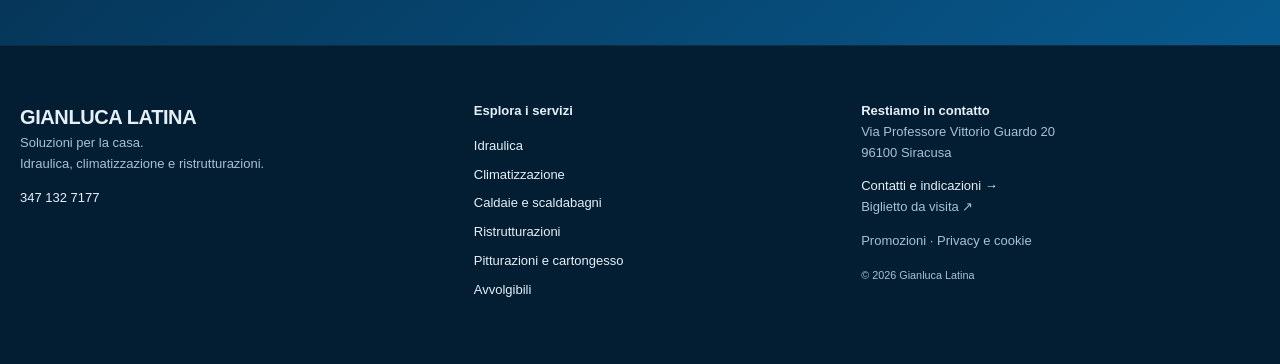
<file: pitturazioni.html>
<!DOCTYPE html>

<html lang="it"><head><meta charset="utf-8"/><meta content="width=device-width,initial-scale=1" name="viewport"/><title>Pitturazioni e Cartongesso a Siracusa | Gianluca Latina</title><meta content="Pitturazioni professionali, cartongesso, stuccatura, rasatura e finiture di qualità a Siracusa e provincia. Fornitura materiali, preparazione superfici e preventivo gratuito." name="description"/><link href="assets/style.css?v=60" rel="stylesheet"/><meta content="#073b69" name="theme-color"/><link href="https://www.gianlucalatina.com/pitturazioni.html" rel="canonical"/><meta content="website" property="og:type"/><meta content="Pitturazioni e Cartongesso a Siracusa | Gianluca Latina" property="og:title"/><meta content="Pitturazioni professionali, cartongesso, stuccatura, rasatura e finiture di qualità a Siracusa e provincia. Fornitura materiali, preparazione superfici e preventivo gratuito." property="og:description"/><meta content="https://www.gianlucalatina.com/pitturazioni.html" property="og:url"/><meta content="https://www.gianlucalatina.com/assets/home-pitturazioni-gianluca.png" property="og:image"/><meta content="summary_large_image" name="twitter:card"/><link href="https://www.gianlucalatina.com/pitturazioni.html" hreflang="it-IT" rel="alternate"/><meta content="index,follow,max-image-preview:large,max-snippet:-1,max-video-preview:-1" name="robots"/><meta content="Gianluca Latina" name="author"/><meta content="it_IT" property="og:locale"/><meta content="Gianluca Latina" property="og:site_name"/><meta content="Pitturazioni e cartongesso a Siracusa" property="og:image:alt"/><meta content="Pitturazioni e Cartongesso a Siracusa | Gianluca Latina" name="twitter:title"/><meta content="Pitturazioni professionali, cartongesso, stuccatura, rasatura e finiture di qualità a Siracusa e provincia. Fornitura materiali, preparazione superfici e preventivo gratuito." name="twitter:description"/><meta content="https://www.gianlucalatina.com/assets/home-pitturazioni-gianluca.png" name="twitter:image"/><script data-seo-v51="main" type="application/ld+json">{"@context":"https://schema.org","@graph":[{"@type":"HomeAndConstructionBusiness","@id":"https://www.gianlucalatina.com/#business","name":"Gianluca Latina","url":"https://www.gianlucalatina.com/","telephone":"+393471327177","image":["https://www.gianlucalatina.com/assets/hero-technician-right.jpg","https://www.gianlucalatina.com/assets/home-idraulica-gianluca.png","https://www.gianlucalatina.com/assets/home-climatizzazione-gianluca.png","https://www.gianlucalatina.com/assets/home-pitturazioni-gianluca.png"],"address":{"@type":"PostalAddress","streetAddress":"Via Professore Vittorio Guardo 20","postalCode":"96100","addressLocality":"Siracusa","addressRegion":"SR","addressCountry":"IT"},"areaServed":[{"@type":"City","name":"Siracusa"},{"@type":"City","name":"Floridia"},{"@type":"City","name":"Solarino"},{"@type":"City","name":"Priolo Gargallo"},{"@type":"City","name":"Augusta"},{"@type":"City","name":"Avola"},{"@type":"City","name":"Noto"},{"@type":"City","name":"Cassibile"}],"openingHoursSpecification":[{"@type":"OpeningHoursSpecification","dayOfWeek":["Monday","Tuesday","Wednesday","Thursday","Friday"],"opens":"08:00","closes":"19:00"},{"@type":"OpeningHoursSpecification","dayOfWeek":["Saturday"],"opens":"08:00","closes":"14:00"}],"sameAs":["https://www.facebook.com/share/1M8zW4kqRv/","https://share.google/yghf7bdZKyHWNFyIE"],"knowsAbout":["Idraulica","Termoidraulica","Climatizzazione","Caldaie","Scaldabagni","Ristrutturazione bagni","Pitturazioni e cartongesso","Autoclavi","Avvolgibili","Serrande"],"hasOfferCatalog":{"@type":"OfferCatalog","name":"Servizi per casa e impianti","itemListElement":[{"@type":"OfferCatalog","name":"Idraulica e termoidraulica"},{"@type":"OfferCatalog","name":"Climatizzazione"},{"@type":"OfferCatalog","name":"Caldaie e scaldabagni"},{"@type":"OfferCatalog","name":"Ristrutturazione bagni"},{"@type":"OfferCatalog","name":"Pitturazioni e cartongesso"},{"@type":"OfferCatalog","name":"Autoclavi e pompe di sollevamento"},{"@type":"OfferCatalog","name":"Avvolgibili e serrande"}]}},{"@type":"BreadcrumbList","itemListElement":[{"@type":"ListItem","position":1,"name":"Home","item":"https://www.gianlucalatina.com/"},{"@type":"ListItem","position":2,"name":"Pitturazioni e cartongesso","item":"https://www.gianlucalatina.com/pitturazioni.html"}]},{"@type":"Service","@id":"https://www.gianlucalatina.com/pitturazioni.html#service","name":"Pitturazioni e cartongesso","serviceType":"Pitturazioni e cartongesso","url":"https://www.gianlucalatina.com/pitturazioni.html","description":"Pitturazioni professionali, cartongesso, stuccatura, rasatura e finiture di qualità a Siracusa e provincia.","image":"https://www.gianlucalatina.com/assets/home-pitturazioni-gianluca.png","provider":{"@id":"https://www.gianlucalatina.com/#business"},"areaServed":[{"@type":"City","name":"Siracusa"},{"@type":"City","name":"Floridia"},{"@type":"City","name":"Solarino"},{"@type":"City","name":"Priolo Gargallo"},{"@type":"City","name":"Augusta"},{"@type":"City","name":"Avola"},{"@type":"City","name":"Noto"},{"@type":"City","name":"Cassibile"}]}]}</script></head><body class="page-detail"><a class="skip-link" href="#contenuto">Vai al contenuto</a><header><a class="brand" href="index.html"><span class="mark">⌂</span><span><b>GIANLUCA <i>LATINA</i></b><small>IDRAULICA • CLIMATIZZAZIONE • RISTRUTTURAZIONI</small></span></a><button aria-controls="main-nav" aria-expanded="false" aria-label="Apri menu" class="menu">☰</button><nav aria-label="Navigazione principale" id="main-nav"><a href="index.html">Home</a><div class="nav-services"><button aria-controls="services-menu" aria-expanded="false" class="services-toggle">Servizi <span aria-hidden="true">⌄</span></button><div class="services-menu" id="services-menu"><a href="idraulica.html">Idraulica</a><a href="climatizzazione.html">Climatizzazione</a><a href="caldaie.html">Caldaie e scaldabagni</a><a href="ristrutturazioni.html">Ristrutturazioni</a><a aria-current="page" href="pitturazioni.html">Pitturazioni e cartongesso</a><a href="avvolgibili.html">Avvolgibili</a><a href="index.html#servizi">Tutti i servizi →</a></div></div><a href="index.html#lavori">Lavori</a><a href="promozioni.html">Promozioni</a><a href="index.html#chi-sono">Chi sono</a><a href="index.html#contatti">Contatti</a></nav><div class="topcta"><a class="call" href="tel:+393471327177">☎ Chiama ora</a><a class="wa" href="https://wa.me/393471327177?text=Buongiorno%2C%20vorrei%20informazioni%20per%20pitturazioni%20e%20cartongesso.">WhatsApp</a></div></header><main id="contenuto"><div class="breadcrumb"><a href="index.html">Home</a><span aria-hidden="true">/</span><span aria-current="page">Pitturazioni e cartongesso</span></div><section class="detail-hero"><div class="detail-image renovate-hero" style='background-image: url("assets/home-pitturazioni-gianluca.png");'></div><div class="detail-inner"><p class="eyebrow">GIANLUCA LATINA • SIRACUSA</p><h1>Pitturazioni professionali e cartongesso.</h1><p>Stuccatura, rasatura, cartongesso, tinteggiatura e finiture di qualità per ambienti interni. Disponibili fornitura materiali, preparazione superfici e interventi coordinati con ristrutturazioni e impianti.</p><div class="actions"><a class="primary" href="tel:+393471327177">☎ 347 132 7177</a><a class="secondary" href="https://wa.me/393471327177?text=Buongiorno%2C%20vorrei%20informazioni%20per%20pitturazioni%20e%20cartongesso.">Richiedi preventivo</a></div></div></section><nav aria-label="In questa pagina" class="page-links"><a href="#riparazioni">Il servizio</a><a href="#lavori">Foto dei lavori</a><a href="#correlati">Servizi collegati</a><a href="#richiesta">Richiedi preventivo</a></nav><section class="detail-content" id="riparazioni"><div><p class="kicker">IL SERVIZIO</p><h2>Pitturazioni, cartongesso e finiture</h2><ul class="checklist"><li>Pitturazioni professionali per interni</li><li>Cartongesso: pareti, contropareti e controsoffitti</li><li>Stuccatura, rasatura e preparazione superfici</li><li>Fornitura materiali e finiture di qualità</li><li>Interventi coordinati con ristrutturazioni e impianti</li></ul></div><aside class="service-quote"><span class="quote-badge">PREVENTIVO GRATUITO</span><h3>Descrivi l’ambiente da sistemare</h3><p>Invia una foto della stanza, della parete o del controsoffitto e indica se hai bisogno di pitturazione, cartongesso, rasatura o sistemazione delle finiture.</p><a class="primary inline" href="https://wa.me/393471327177?text=Buongiorno%2C%20vorrei%20informazioni%20per%20pitturazioni%20e%20cartongesso.">Invia foto su WhatsApp</a><small>Oppure chiama <a href="tel:+393471327177">347 132 7177</a></small></aside></section><section aria-label="Vantaggi del servizio" class="service-value-strip"><div><article><span>01</span><div><b>Stuccatura e rasatura</b><p>Preparazione della superficie per un risultato pulito e uniforme.</p></div></article><article><span>02</span><div><b>Cartongesso</b><p>Pareti, nicchie e controsoffitti per valorizzare gli ambienti.</p></div></article><article><span>03</span><div><b>Pitture e finiture</b><p>Tinteggiatura e dettagli finali con attenzione estetica.</p></div></article></div></section><section class="service-module"><div class="service-module-inner"><p class="kicker">INTERVENTI PRINCIPALI</p><h2>Servizi organizzati per esigenza</h2><div class="module-grid"><a href="https://wa.me/393471327177?text=Buongiorno%2C%20vorrei%20informazioni%20su%3A%20Pitturazioni%20interne."><span aria-hidden="true"><svg fill="none" height="26" stroke="currentColor" stroke-linecap="round" stroke-linejoin="round" stroke-width="1.7" viewbox="0 0 24 24" width="26"><path d="M3 17h18"></path><path d="m7 7 10 10"></path><path d="M14 4l6 6"></path><path d="M5 19l3-3"></path></svg></span><b>Pitturazioni interne</b><small>Rinfresco, tinteggiatura e finitura pareti</small><em class="module-cta">Chiedi informazioni ↗</em></a><a href="https://wa.me/393471327177?text=Buongiorno%2C%20vorrei%20informazioni%20su%3A%20Cartongesso."><span aria-hidden="true"><svg fill="none" height="26" stroke="currentColor" stroke-linecap="round" stroke-linejoin="round" stroke-width="1.7" viewbox="0 0 24 24" width="26"><rect height="16" rx="2" width="16" x="4" y="4"></rect><path d="M8 8h8M8 12h8M8 16h5"></path></svg></span><b>Cartongesso</b><small>Pareti, contropareti, nicchie e controsoffitti</small><em class="module-cta">Chiedi informazioni ↗</em></a><a href="https://wa.me/393471327177?text=Buongiorno%2C%20vorrei%20informazioni%20su%3A%20Rasatura%20e%20stuccatura."><span aria-hidden="true"><svg fill="none" height="26" stroke="currentColor" stroke-linecap="round" stroke-linejoin="round" stroke-width="1.7" viewbox="0 0 24 24" width="26"><path d="M4 20h16"></path><path d="M6 16h12"></path><path d="M8 12h8"></path><path d="M10 8h4"></path></svg></span><b>Rasatura e stuccatura</b><small>Preparazione supporti prima della finitura</small><em class="module-cta">Chiedi informazioni ↗</em></a><a href="https://wa.me/393471327177?text=Buongiorno%2C%20vorrei%20informazioni%20su%3A%20Finiture%20e%20ritocchi."><span aria-hidden="true"><svg fill="none" height="26" stroke="currentColor" stroke-linecap="round" stroke-linejoin="round" stroke-width="1.7" viewbox="0 0 24 24" width="26"><path d="M12 3v18"></path><path d="M7 7h10"></path><path d="M5 21h14"></path></svg></span><b>Finiture e ritocchi</b><small>Dettagli finali per ambienti curati</small><em class="module-cta">Chiedi informazioni ↗</em></a></div></div></section><section class="work-carousel-section" id="lavori"><div class="work-carousel-head"><div><p class="kicker">LAVORI REALI</p><h2>Pitturazioni e cartongesso</h2></div><div class="carousel-controls"><button aria-controls="gallery-rail" aria-label="Foto precedenti" class="carousel-prev" type="button">‹</button><button aria-controls="gallery-rail" aria-label="Foto successive" class="carousel-next" type="button">›</button></div></div><p class="gallery-hint">Una foto rappresentativa del servizio di stuccatura, finitura e cartongesso.</p><div aria-label="Galleria fotografica: usa le frecce o scorri" class="work-carousel" data-gallery-category="Pitturazioni" id="gallery-rail" role="region" tabindex="0"><figure class="work-slide"><img alt="Gianluca Latina durante un lavoro di stuccatura e finitura parete in cartongesso a Siracusa" decoding="async" height="1024" loading="lazy" src="assets/home-pitturazioni-gianluca.png" width="1365"/><figcaption>Stuccatura e finiture di qualità<a class="photo-link" href="pitturazioni.html#richiesta">Richiedi informazioni →</a></figcaption></figure></div></section><section class="related-services" id="correlati"><div class="related-inner"><p class="kicker">SERVIZI COLLEGATI</p><h2>Potrebbe servirti anche</h2><div class="related-grid"><a class="related-card" href="ristrutturazioni.html"><span aria-hidden="true"><svg fill="none" height="26" stroke="currentColor" stroke-linecap="round" stroke-linejoin="round" stroke-width="1.7" viewbox="0 0 24 24" width="26"><path d="M3 12h18v3a5 5 0 01-5 5H8a5 5 0 01-5-5Zm2 0V5a2 2 0 014 0v2M7 20v2m10-2v2"></path></svg></span><div><b>Ristrutturazioni</b><small>Bagni e lavori coordinati</small></div><em>→</em></a><a class="related-card" href="idraulica.html"><span aria-hidden="true"><svg fill="none" height="26" stroke="currentColor" stroke-linecap="round" stroke-linejoin="round" stroke-width="1.7" viewbox="0 0 24 24" width="26"><path d="M12 3C10 7 5 11 5 15a7 7 0 0014 0c0-4-5-8-7-12Z"></path><path d="M8 15a4 4 0 004 4"></path></svg></span><div><b>Idraulica</b><small>Impianti e riparazioni collegate</small></div><em>→</em></a><a class="related-card" href="climatizzazione.html"><span aria-hidden="true"><svg fill="none" height="26" stroke="currentColor" stroke-linecap="round" stroke-linejoin="round" stroke-width="1.7" viewbox="0 0 24 24" width="26"><path d="M12 2v20M3 7l18 10M3 17 21 7M8 4l4 3 4-3M8 20l4-3 4 3"></path></svg></span><div><b>Climatizzazione</b><small>Interventi coordinati negli ambienti interni</small></div><em>→</em></a></div></div></section><section class="back-services"><a href="index.html#servizi">← Torna a tutti i servizi</a></section><section class="request-panel" id="richiesta"><div><p class="kicker">PARLIAMO DEL TUO PROGETTO</p><h2>Vuoi rinnovare pareti o controsoffitti?</h2><p>Invia alcune foto dell’ambiente, indica la zona e descrivi il risultato che vuoi ottenere. Valutiamo pitturazioni, cartongesso, stuccatura, rasatura e finiture.</p></div><div class="request-actions"><a class="primary" href="https://wa.me/393471327177?text=Buongiorno%2C%20vorrei%20un%20preventivo%20per%20pitturazioni%20e%20cartongesso.%20Zona%3A%20%E2%80%A6.%20Il%20lavoro%20di%20cui%20ho%20bisogno%3A%20%E2%80%A6">Invia foto e richiedi preventivo ↗</a><a class="request-phone" href="tel:+393471327177">☎ Chiama 347 132 7177</a></div></section></main><footer><div><a class="footer-brand" href="index.html">GIANLUCA LATINA</a><p>Soluzioni per la casa.<br/>Idraulica, climatizzazione e ristrutturazioni.</p><a href="tel:+393471327177">347 132 7177</a></div><div><b>Esplora i servizi</b><ul><li><a href="idraulica.html">Idraulica</a></li><li><a href="climatizzazione.html">Climatizzazione</a></li><li><a href="caldaie.html">Caldaie e scaldabagni</a></li><li><a href="ristrutturazioni.html">Ristrutturazioni</a></li><li><a href="pitturazioni.html">Pitturazioni e cartongesso</a></li><li><a href="avvolgibili.html">Avvolgibili</a></li></ul></div><div><b>Restiamo in contatto</b><p>Via Professore Vittorio Guardo 20<br/>96100 Siracusa</p><a href="index.html#contatti">Contatti e indicazioni →</a><p><a href="index.html#biglietto">Biglietto da visita ↗</a></p><p><a href="promozioni.html">Promozioni</a> · <a href="privacy.html">Privacy e cookie</a></p><small>© <span id="year">2026</span> Gianluca Latina</small></div></footer><div class="mobile-actionbar"><a href="tel:+393471327177">☎ Chiama</a><a href="https://wa.me/393471327177?text=Buongiorno%2C%20vorrei%20informazioni%20per%20pitturazioni%20e%20cartongesso.">WhatsApp</a></div><script src="assets/site.js?v=53"></script></body></html>
</file>
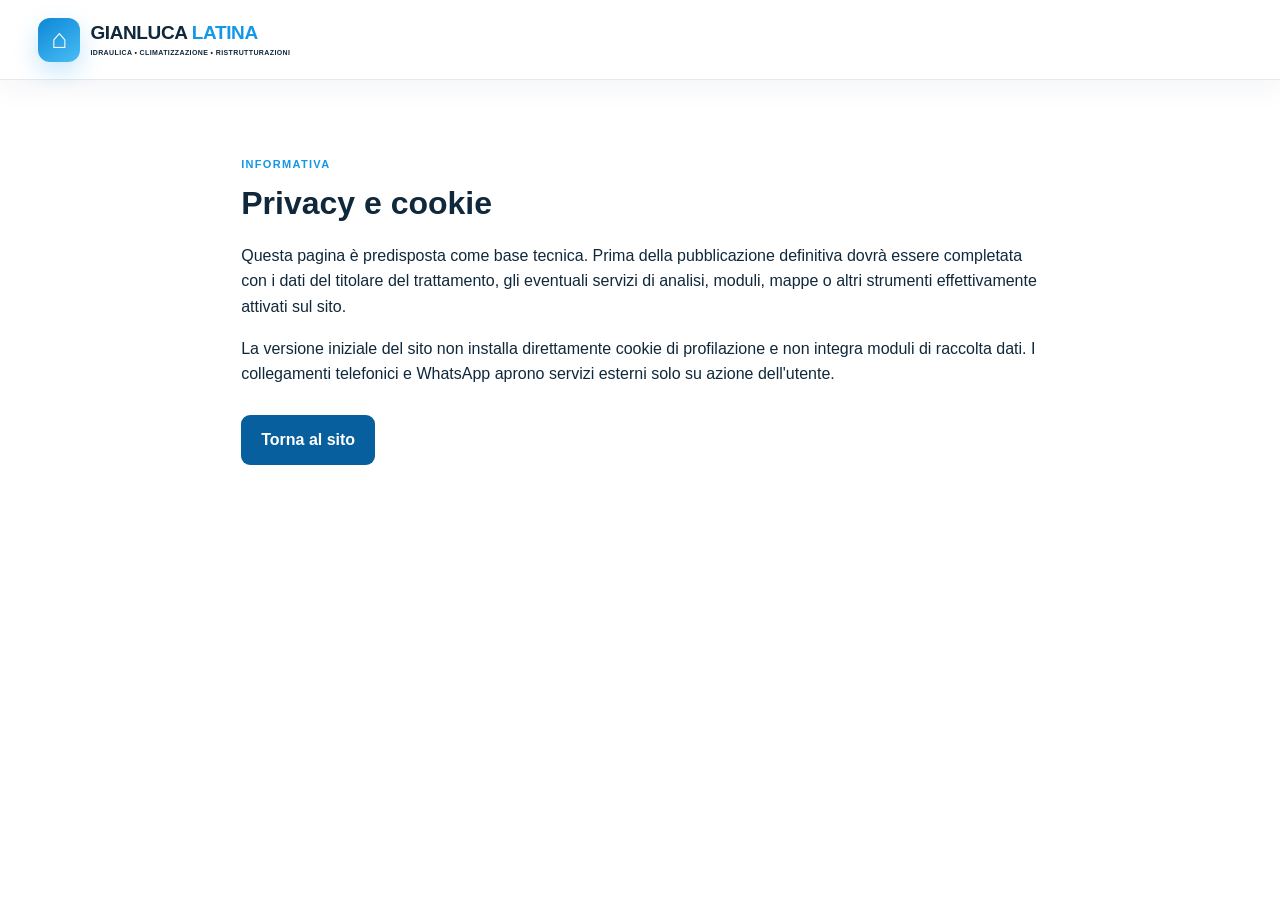
<file: privacy.html>
<!DOCTYPE html>

<html lang="it"><head><meta charset="utf-8"/><meta content="width=device-width,initial-scale=1" name="viewport"/><title>Privacy e Cookie | Gianluca Latina</title><link href="assets/style.css?v=60" rel="stylesheet"/><link href="https://www.gianlucalatina.com/privacy.html" rel="canonical"/><meta content="website" property="og:type"/><meta content="Privacy e Cookie | Gianluca Latina" property="og:title"/><meta content="Informativa privacy e cookie del sito Gianluca Latina, servizi di idraulica, climatizzazione e ristrutturazioni a Siracusa." property="og:description"/><meta content="https://www.gianlucalatina.com/privacy.html" property="og:url"/><meta content="https://www.gianlucalatina.com/assets/hero-technician-right.jpg" property="og:image"/><meta content="Informativa privacy e cookie del sito Gianluca Latina, servizi di idraulica, climatizzazione e ristrutturazioni a Siracusa." name="description"/><meta content="index,follow,max-image-preview:large,max-snippet:-1,max-video-preview:-1" name="robots"/><meta content="Gianluca Latina" name="author"/><meta content="it_IT" property="og:locale"/><meta content="Gianluca Latina" property="og:site_name"/><meta content="Privacy e Cookie" property="og:image:alt"/><meta content="summary_large_image" name="twitter:card"/><meta content="Privacy e Cookie | Gianluca Latina" name="twitter:title"/><meta content="Informativa privacy e cookie del sito Gianluca Latina, servizi di idraulica, climatizzazione e ristrutturazioni a Siracusa." name="twitter:description"/><meta content="https://www.gianlucalatina.com/assets/hero-technician-right.jpg" name="twitter:image"/><link href="https://www.gianlucalatina.com/privacy.html" hreflang="it-IT" rel="alternate"/><script data-seo-v51="main" type="application/ld+json">{"@context":"https://schema.org","@graph":[{"@type":"HomeAndConstructionBusiness","@id":"https://www.gianlucalatina.com/#business","name":"Gianluca Latina","url":"https://www.gianlucalatina.com/","telephone":"+393471327177","image":["https://www.gianlucalatina.com/assets/hero-technician-right.jpg","https://www.gianlucalatina.com/assets/home-idraulica-gianluca.png","https://www.gianlucalatina.com/assets/home-climatizzazione-gianluca.png"],"address":{"@type":"PostalAddress","streetAddress":"Via Professore Vittorio Guardo 20","postalCode":"96100","addressLocality":"Siracusa","addressRegion":"SR","addressCountry":"IT"},"areaServed":[{"@type":"City","name":"Siracusa"},{"@type":"City","name":"Floridia"},{"@type":"City","name":"Solarino"},{"@type":"City","name":"Priolo Gargallo"},{"@type":"City","name":"Augusta"},{"@type":"City","name":"Avola"},{"@type":"City","name":"Noto"},{"@type":"City","name":"Cassibile"}],"openingHoursSpecification":[{"@type":"OpeningHoursSpecification","dayOfWeek":["Monday","Tuesday","Wednesday","Thursday","Friday"],"opens":"08:00","closes":"19:00"},{"@type":"OpeningHoursSpecification","dayOfWeek":["Saturday"],"opens":"08:00","closes":"14:00"}],"sameAs":["https://www.facebook.com/share/1M8zW4kqRv/","https://share.google/yghf7bdZKyHWNFyIE"],"knowsAbout":["Idraulica","Termoidraulica","Climatizzazione","Caldaie","Scaldabagni","Ristrutturazione bagni","Autoclavi","Avvolgibili","Serrande","Pitturazioni e cartongesso"],"hasOfferCatalog":{"@type":"OfferCatalog","name":"Servizi per casa e impianti","itemListElement":[{"@type":"OfferCatalog","name":"Idraulica e termoidraulica"},{"@type":"OfferCatalog","name":"Climatizzazione"},{"@type":"OfferCatalog","name":"Caldaie e scaldabagni"},{"@type":"OfferCatalog","name":"Ristrutturazione bagni"},{"@type":"OfferCatalog","name":"Autoclavi e pompe di sollevamento"},{"@type":"OfferCatalog","name":"Avvolgibili e serrande"},{"@type":"OfferCatalog","name":"Pitturazioni e cartongesso"}]}},{"@type":"BreadcrumbList","itemListElement":[{"@type":"ListItem","position":1,"name":"Home","item":"https://www.gianlucalatina.com/"},{"@type":"ListItem","position":2,"name":"Privacy e cookie","item":"https://www.gianlucalatina.com/privacy.html"}]},{"@type":"WebPage","@id":"https://www.gianlucalatina.com/privacy.html#page","name":"Privacy e Cookie","url":"https://www.gianlucalatina.com/privacy.html","description":"Informativa privacy e cookie del sito Gianluca Latina, servizi di idraulica, climatizzazione e ristrutturazioni a Siracusa.","isPartOf":{"@id":"https://www.gianlucalatina.com/#website"}}]}</script></head><body class="page-detail"><a class="skip-link" href="#contenuto">Vai al contenuto</a><header><a class="brand" href="index.html"><span class="mark">⌂</span><span><b>GIANLUCA <i>LATINA</i></b><small>IDRAULICA • CLIMATIZZAZIONE • RISTRUTTURAZIONI</small></span></a></header><main class="section" id="contenuto" style="text-align:left;max-width:900px;margin:auto"><p class="kicker">INFORMATIVA</p><h1>Privacy e cookie</h1><p>Questa pagina è predisposta come base tecnica. Prima della pubblicazione definitiva dovrà essere completata con i dati del titolare del trattamento, gli eventuali servizi di analisi, moduli, mappe o altri strumenti effettivamente attivati sul sito.</p><p>La versione iniziale del sito non installa direttamente cookie di profilazione e non integra moduli di raccolta dati. I collegamenti telefonici e WhatsApp aprono servizi esterni solo su azione dell'utente.</p><p><a class="primary inline" href="index.html">Torna al sito</a></p></main>
</body></html>
</file>
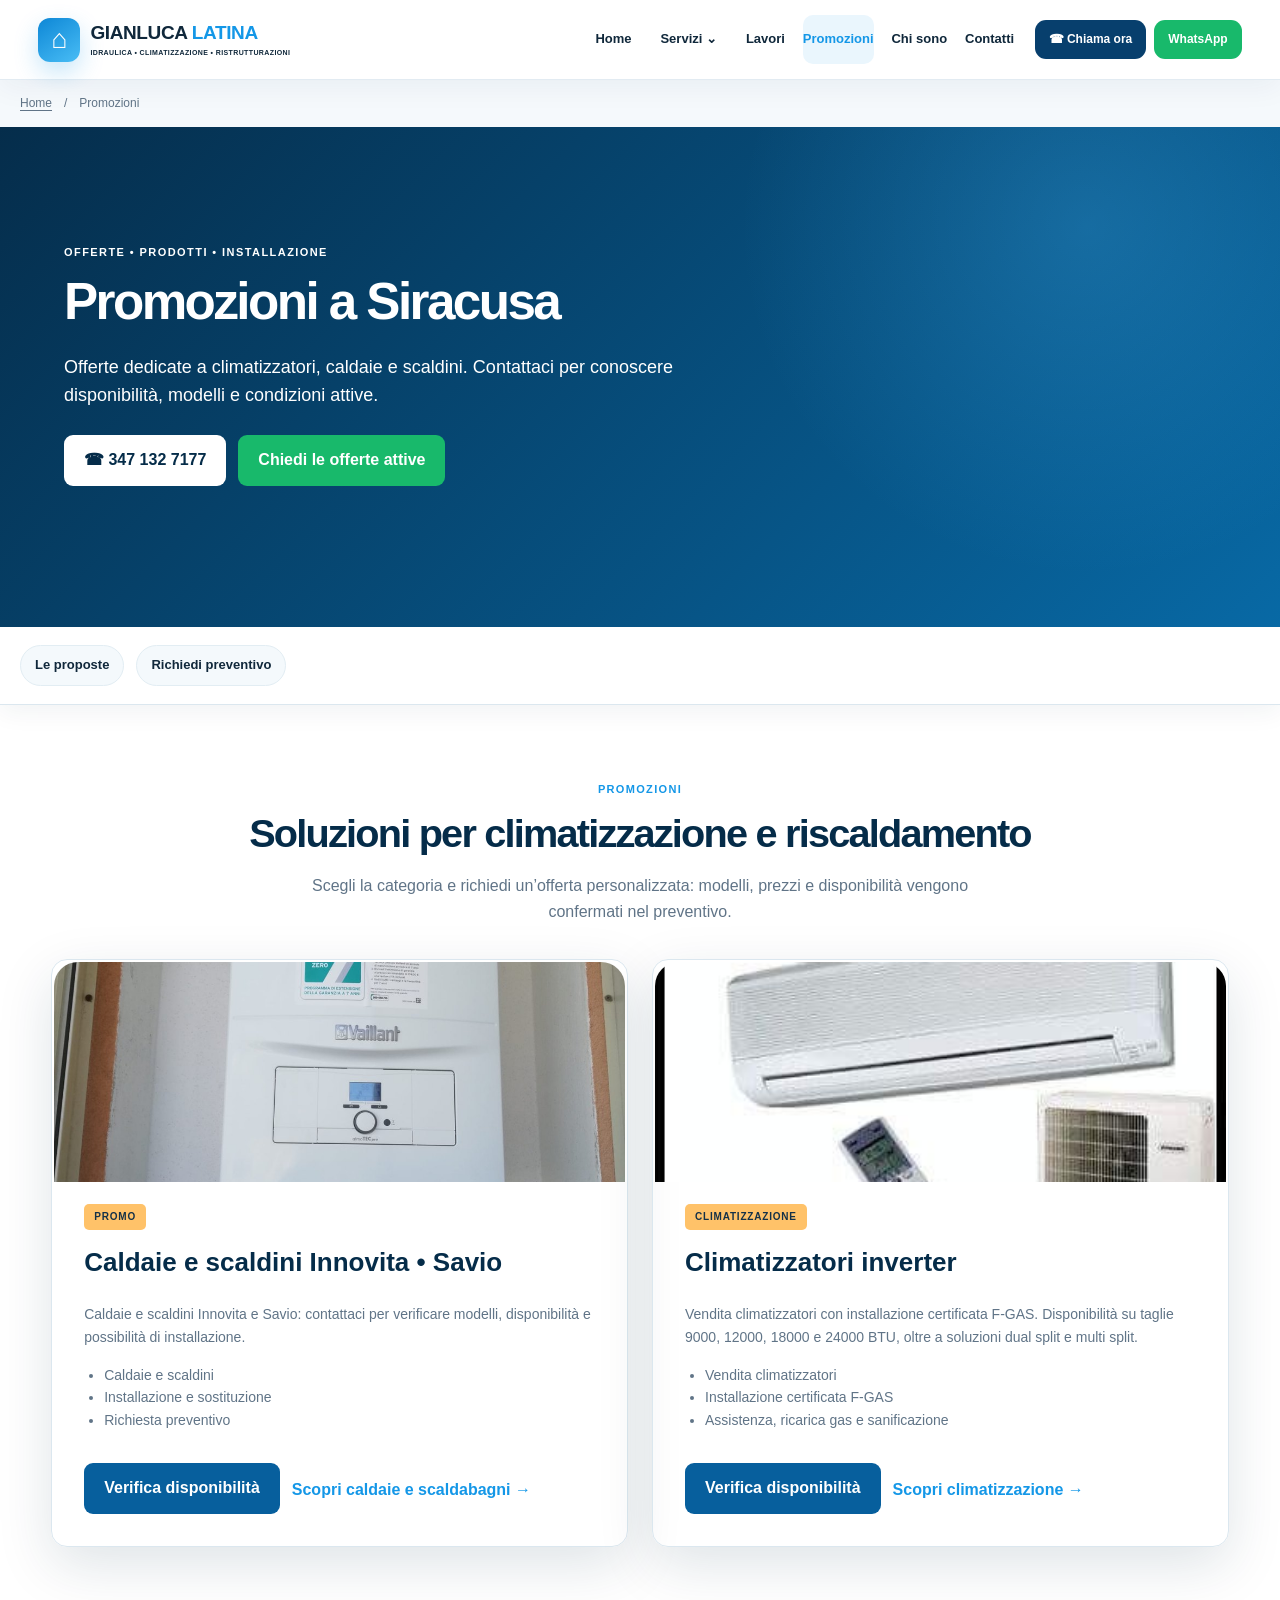
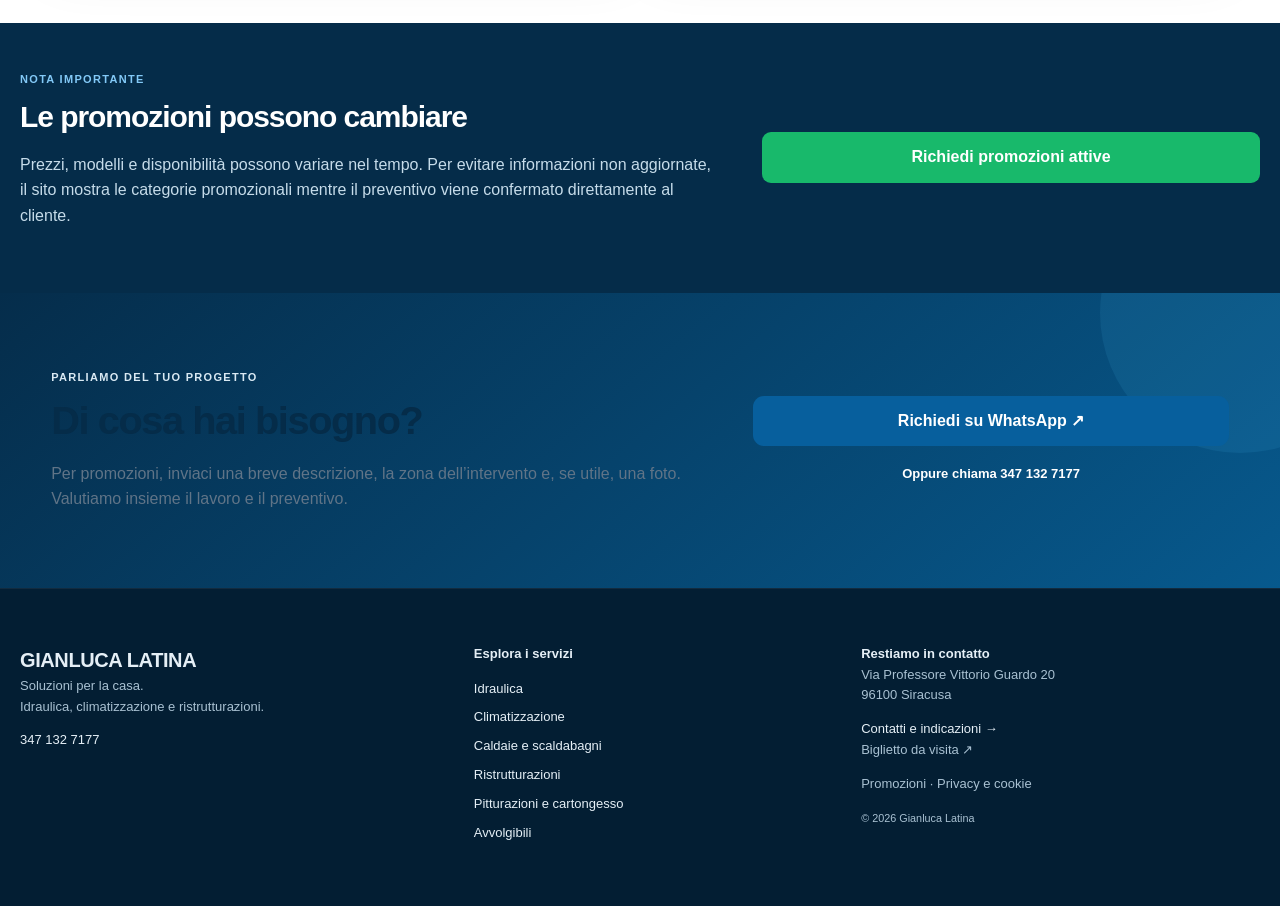
<file: promozioni.html>
<!DOCTYPE html>

<html lang="it"><head><meta charset="utf-8"/><meta content="width=device-width,initial-scale=1" name="viewport"/><title>Promozioni Climatizzatori e Caldaie a Siracusa | Gianluca Latina</title><meta content="Promozioni su climatizzatori, caldaie e scaldabagni a Siracusa. Verifica modelli, disponibilità e condizioni aggiornate e richiedi informazioni su WhatsApp." name="description"/><link href="https://www.gianlucalatina.com/promozioni.html" rel="canonical"/><link href="assets/style.css?v=60" rel="stylesheet"/><meta content="#073b69" name="theme-color"/><meta content="website" property="og:type"/><meta content="Promozioni Climatizzatori e Caldaie a Siracusa | Gianluca Latina" property="og:title"/><meta content="Promozioni su climatizzatori, caldaie e scaldabagni a Siracusa. Verifica modelli, disponibilità e condizioni aggiornate e richiedi informazioni su WhatsApp." property="og:description"/><meta content="https://www.gianlucalatina.com/promozioni.html" property="og:url"/><meta content="https://www.gianlucalatina.com/assets/home-climatizzazione-gianluca.png" property="og:image"/><meta content="summary_large_image" name="twitter:card"/><link href="https://www.gianlucalatina.com/promozioni.html" hreflang="it-IT" rel="alternate"/><meta content="index,follow,max-image-preview:large,max-snippet:-1,max-video-preview:-1" name="robots"/><meta content="Gianluca Latina" name="author"/><meta content="it_IT" property="og:locale"/><meta content="Gianluca Latina" property="og:site_name"/><meta content="Promozioni Climatizzatori e Caldaie a Siracusa" property="og:image:alt"/><meta content="Promozioni Climatizzatori e Caldaie a Siracusa | Gianluca Latina" name="twitter:title"/><meta content="Promozioni su climatizzatori, caldaie e scaldabagni a Siracusa. Verifica modelli, disponibilità e condizioni aggiornate e richiedi informazioni su WhatsApp." name="twitter:description"/><meta content="https://www.gianlucalatina.com/assets/home-climatizzazione-gianluca.png" name="twitter:image"/><script data-seo-v51="main" type="application/ld+json">{"@context":"https://schema.org","@graph":[{"@type":"HomeAndConstructionBusiness","@id":"https://www.gianlucalatina.com/#business","name":"Gianluca Latina","url":"https://www.gianlucalatina.com/","telephone":"+393471327177","image":["https://www.gianlucalatina.com/assets/hero-technician-right.jpg","https://www.gianlucalatina.com/assets/home-idraulica-gianluca.png","https://www.gianlucalatina.com/assets/home-climatizzazione-gianluca.png"],"address":{"@type":"PostalAddress","streetAddress":"Via Professore Vittorio Guardo 20","postalCode":"96100","addressLocality":"Siracusa","addressRegion":"SR","addressCountry":"IT"},"areaServed":[{"@type":"City","name":"Siracusa"},{"@type":"City","name":"Floridia"},{"@type":"City","name":"Solarino"},{"@type":"City","name":"Priolo Gargallo"},{"@type":"City","name":"Augusta"},{"@type":"City","name":"Avola"},{"@type":"City","name":"Noto"},{"@type":"City","name":"Cassibile"}],"openingHoursSpecification":[{"@type":"OpeningHoursSpecification","dayOfWeek":["Monday","Tuesday","Wednesday","Thursday","Friday"],"opens":"08:00","closes":"19:00"},{"@type":"OpeningHoursSpecification","dayOfWeek":["Saturday"],"opens":"08:00","closes":"14:00"}],"sameAs":["https://www.facebook.com/share/1M8zW4kqRv/","https://share.google/yghf7bdZKyHWNFyIE"],"knowsAbout":["Idraulica","Termoidraulica","Climatizzazione","Caldaie","Scaldabagni","Ristrutturazione bagni","Autoclavi","Avvolgibili","Serrande","Pitturazioni e cartongesso"],"hasOfferCatalog":{"@type":"OfferCatalog","name":"Servizi per casa e impianti","itemListElement":[{"@type":"OfferCatalog","name":"Idraulica e termoidraulica"},{"@type":"OfferCatalog","name":"Climatizzazione"},{"@type":"OfferCatalog","name":"Caldaie e scaldabagni"},{"@type":"OfferCatalog","name":"Ristrutturazione bagni"},{"@type":"OfferCatalog","name":"Autoclavi e pompe di sollevamento"},{"@type":"OfferCatalog","name":"Avvolgibili e serrande"},{"@type":"OfferCatalog","name":"Pitturazioni e cartongesso"}]}},{"@type":"BreadcrumbList","itemListElement":[{"@type":"ListItem","position":1,"name":"Home","item":"https://www.gianlucalatina.com/"},{"@type":"ListItem","position":2,"name":"Promozioni","item":"https://www.gianlucalatina.com/promozioni.html"}]},{"@type":"CollectionPage","@id":"https://www.gianlucalatina.com/promozioni.html#page","name":"Promozioni Climatizzatori e Caldaie a Siracusa","url":"https://www.gianlucalatina.com/promozioni.html","description":"Promozioni su climatizzatori, caldaie e scaldabagni a Siracusa. Verifica modelli, disponibilità e condizioni aggiornate e richiedi informazioni su WhatsApp.","isPartOf":{"@id":"https://www.gianlucalatina.com/#website"},"about":{"@id":"https://www.gianlucalatina.com/#business"}}]}</script></head><body class="page-detail"><a class="skip-link" href="#contenuto">Vai al contenuto</a>
<header><a class="brand" href="index.html"><span class="mark">⌂</span><span><b>GIANLUCA <i>LATINA</i></b><small>IDRAULICA • CLIMATIZZAZIONE • RISTRUTTURAZIONI</small></span></a><button aria-controls="main-nav" aria-expanded="false" aria-label="Apri menu" class="menu">☰</button><nav aria-label="Navigazione principale" id="main-nav"><a href="index.html">Home</a><div class="nav-services"><button aria-controls="services-menu" aria-expanded="false" class="services-toggle">Servizi <span aria-hidden="true">⌄</span></button><div class="services-menu" id="services-menu"><a href="idraulica.html">Idraulica</a><a href="climatizzazione.html">Climatizzazione</a><a href="caldaie.html">Caldaie e scaldabagni</a><a href="ristrutturazioni.html">Ristrutturazioni</a><a href="avvolgibili.html">Avvolgibili</a><a href="pitturazioni.html">Pitturazioni e cartongesso</a><a href="index.html#servizi">Tutti i servizi →</a></div></div><a href="index.html#lavori">Lavori</a><a aria-current="page" href="promozioni.html">Promozioni</a><a href="index.html#chi-sono">Chi sono</a><a href="index.html#contatti">Contatti</a></nav><div class="topcta"><a class="call" href="tel:+393471327177">☎ Chiama ora</a><a class="wa" href="https://wa.me/393471327177?text=Buongiorno%2C%20vorrei%20informazioni%20per%20promozioni." rel="noopener">WhatsApp</a></div></header>
<main id="contenuto"><div class="breadcrumb"><a href="index.html">Home</a><span aria-hidden="true">/</span><span aria-current="page">Promozioni</span></div>
<section class="detail-hero promo-hero"><div class="detail-inner"><p class="eyebrow">OFFERTE • PRODOTTI • INSTALLAZIONE</p><h1>Promozioni a Siracusa</h1><p>Offerte dedicate a climatizzatori, caldaie e scaldini. Contattaci per conoscere disponibilità, modelli e condizioni attive.</p><div class="actions"><a class="primary" href="tel:+393471327177">☎ 347 132 7177</a><a class="secondary" href="https://wa.me/393471327177?text=Buongiorno%2C%20vorrei%20informazioni%20sulle%20promozioni%20attive" rel="noopener">Chiedi le offerte attive</a></div></div></section><nav aria-label="In questa pagina" class="page-links"><a href="#offerte">Le proposte</a><a href="#richiesta">Richiedi preventivo</a></nav>
<section class="section promo-list" id="offerte"><p class="kicker">PROMOZIONI</p><h2>Soluzioni per climatizzazione e riscaldamento</h2><p class="lead">Scegli la categoria e richiedi un’offerta personalizzata: modelli, prezzi e disponibilità vengono confermati nel preventivo.</p>
<div class="promo-grid" data-managed-promotions="">
<article class="promo-card"><div class="promo-icon heat">♨</div><span class="promo-badge">SU RICHIESTA</span><h3>Caldaie e scaldini Innovita • Savio</h3><p>Caldaie e scaldini Innovita e Savio: contattaci per verificare modelli, disponibilità e possibilità di installazione.</p><ul><li>Caldaie e scaldini</li><li>Installazione e sostituzione</li><li>Richiesta preventivo</li></ul><a class="primary inline" href="https://wa.me/393471327177?text=Buongiorno%2C%20vorrei%20informazioni%20sulla%20promozione%20caldaie%20e%20scaldini%20Innovita%20Savio" rel="noopener">Verifica disponibilità</a><a class="text-link" href="caldaie.html">Scopri caldaie e scaldabagni →</a></article>
<article class="promo-card"><div class="promo-icon climate">❄</div><span class="promo-badge blue">CLIMATIZZAZIONE</span><h3>Climatizzatori inverter</h3><p>Vendita climatizzatori e condizionatori con installazione certificata F-GAS. Disponibilità su taglie 9000, 12000, 18000 e 24000 BTU, oltre a soluzioni dual split e multi split.</p><ul><li>Vendita climatizzatori</li><li>Installazione certificata F-GAS</li><li>Assistenza, ricarica gas e sanificazione</li></ul><a class="primary inline" href="climatizzazione.html">Scopri climatizzazione</a></article>
</div></section>
<section class="promo-note"><div><p class="kicker">NOTA IMPORTANTE</p><h2>Le promozioni possono cambiare</h2><p>Prezzi, modelli e disponibilità possono variare nel tempo. Per evitare informazioni non aggiornate, il sito mostra le categorie promozionali mentre il preventivo viene confermato direttamente al cliente.</p></div><a class="secondary" href="https://wa.me/393471327177?text=Buongiorno%2C%20quali%20promozioni%20sono%20attive%20in%20questo%20momento%3F" rel="noopener">Richiedi promozioni attive</a></section>
<section class="request-panel" id="richiesta"><div><p class="kicker">PARLIAMO DEL TUO PROGETTO</p><h2>Di cosa hai bisogno?</h2><p>Per promozioni, inviaci una breve descrizione, la zona dell’intervento e, se utile, una foto. Valutiamo insieme il lavoro e il preventivo.</p></div><div class="request-actions"><a class="primary" href="https://wa.me/393471327177?text=Buongiorno%2C%20vorrei%20un%20preventivo%20per%20promozioni.%20Zona%3A%20%E2%80%A6.%20Il%20lavoro%20di%20cui%20ho%20bisogno%3A%20%E2%80%A6">Richiedi su WhatsApp ↗</a><a href="tel:+393471327177">Oppure chiama 347 132 7177</a></div></section></main>
<footer><div><a class="footer-brand" href="index.html">GIANLUCA LATINA</a><p>Soluzioni per la casa.<br/>Idraulica, climatizzazione e ristrutturazioni.</p><a href="tel:+393471327177">347 132 7177</a></div><div><b>Esplora i servizi</b><ul><li><a href="idraulica.html">Idraulica</a></li><li><a href="climatizzazione.html">Climatizzazione</a></li><li><a href="caldaie.html">Caldaie e scaldabagni</a></li><li><a href="ristrutturazioni.html">Ristrutturazioni</a></li><li><a href="pitturazioni.html">Pitturazioni e cartongesso</a></li><li><a href="avvolgibili.html">Avvolgibili</a></li></ul></div><div><b>Restiamo in contatto</b><p>Via Professore Vittorio Guardo 20<br/>96100 Siracusa</p><a href="index.html#contatti">Contatti e indicazioni →</a><p><a href="index.html#biglietto">Biglietto da visita ↗</a></p><p><a href="promozioni.html">Promozioni</a> · <a href="privacy.html">Privacy e cookie</a></p><small>© <span id="year">2026</span> Gianluca Latina</small></div></footer><div class="mobile-actionbar"><a href="tel:+393471327177">☎ Chiama</a><a href="https://wa.me/393471327177?text=Buongiorno%2C%20vorrei%20informazioni%20per%20promozioni.">WhatsApp</a></div><script src="assets/site.js?v=53"></script>
</body></html>
</file>
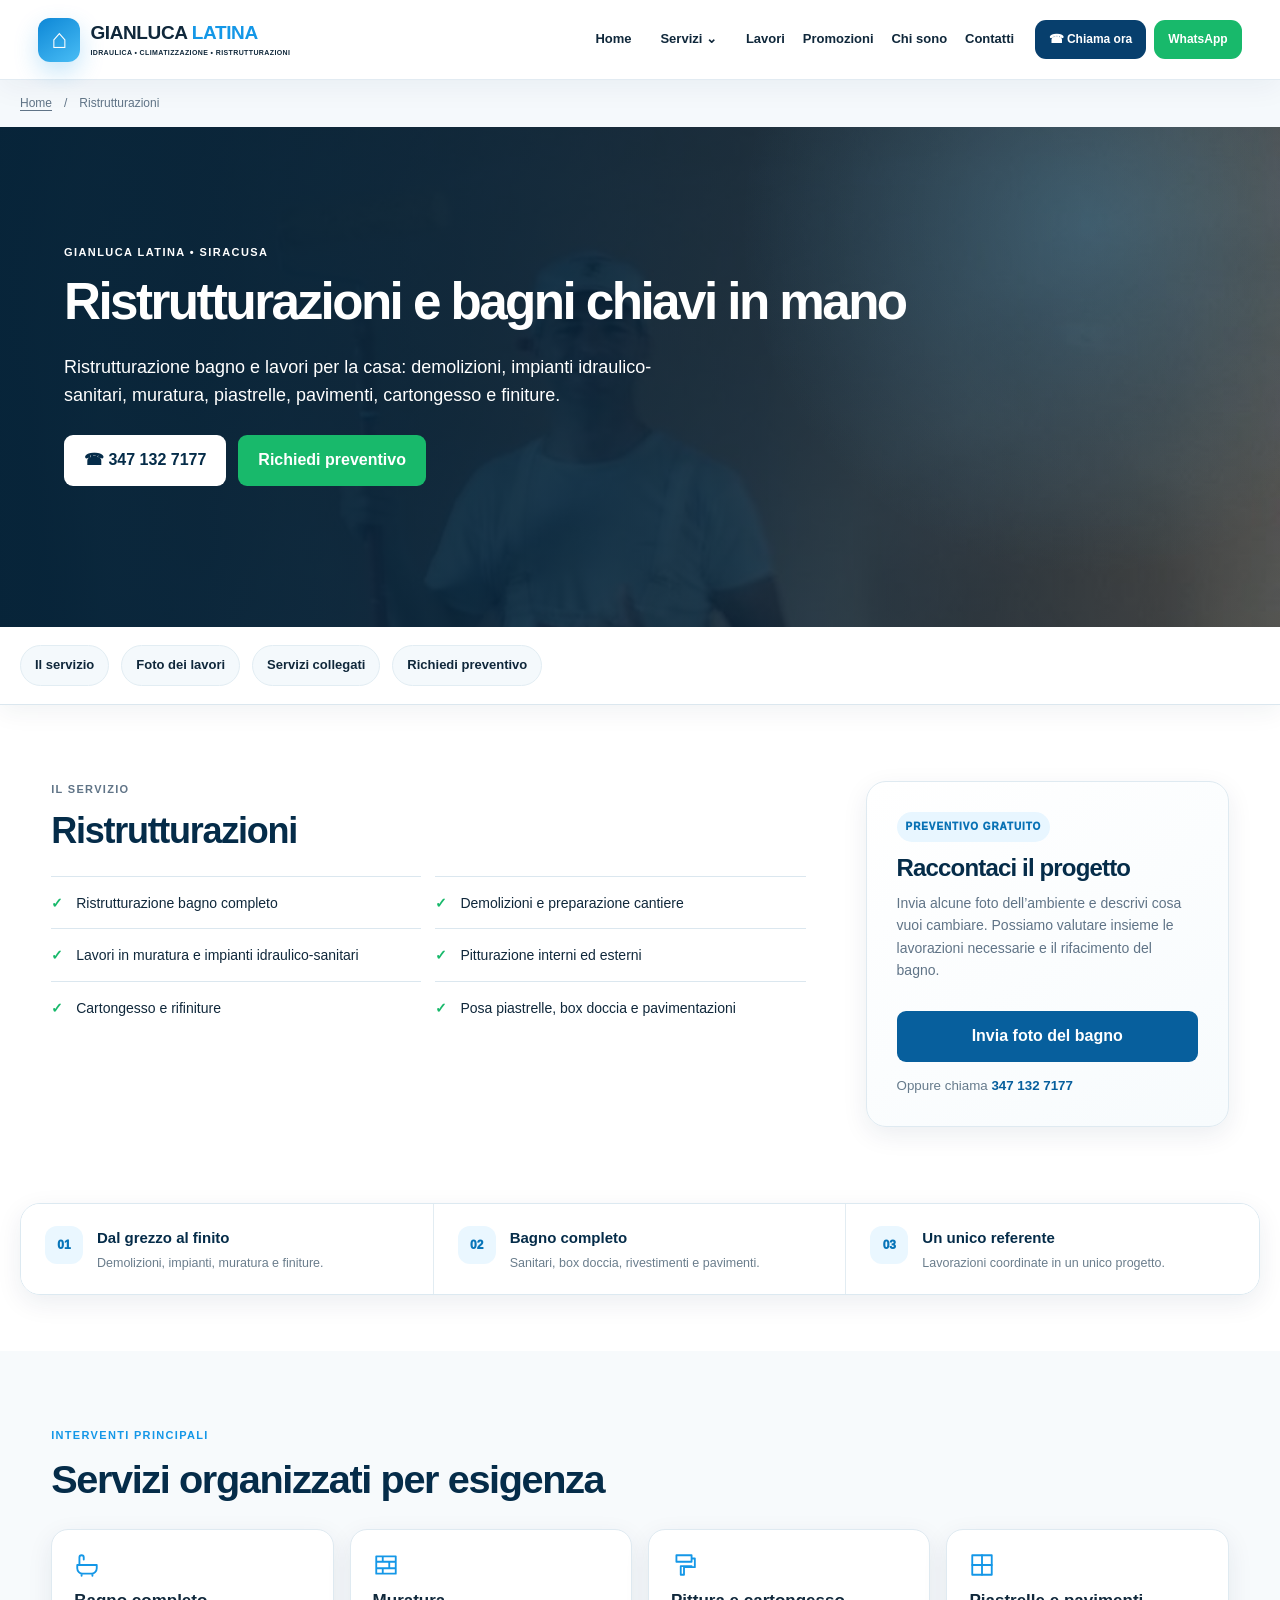
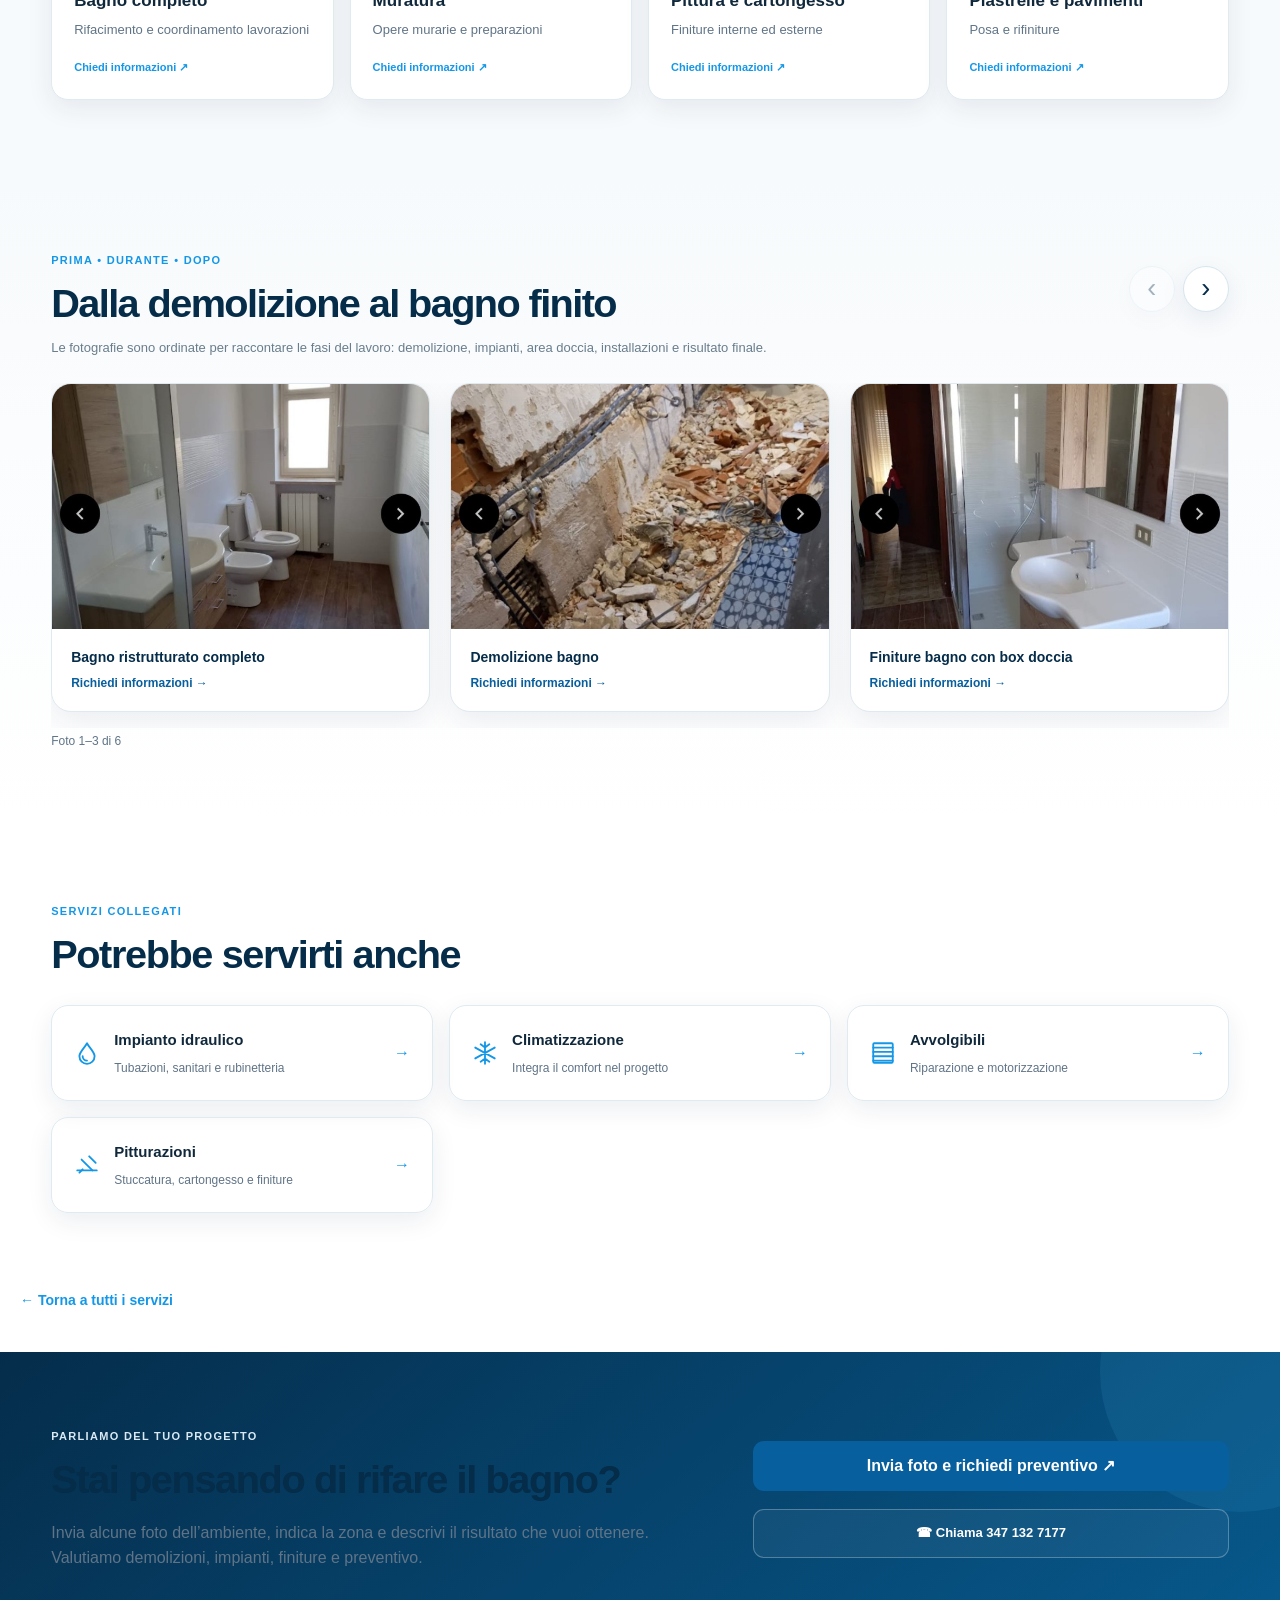
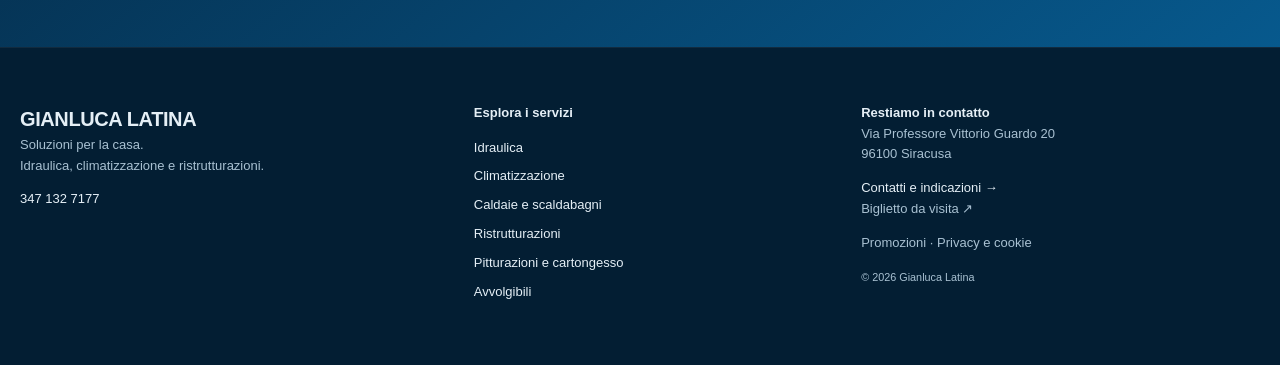
<file: ristrutturazioni.html>
<!DOCTYPE html>

<html lang="it"><head><meta charset="utf-8"/><meta content="width=device-width,initial-scale=1" name="viewport"/><title>Ristrutturazione Bagni a Siracusa: Chiavi in Mano | Gianluca Latina</title><meta content="Ristrutturazione bagni a Siracusa e provincia: demolizioni, impianti idraulici, scarichi, piastrelle, pavimenti, box doccia e finiture con unico referente." name="description"/><link href="assets/style.css?v=60" rel="stylesheet"/><meta content="#073b69" name="theme-color"/><link href="https://www.gianlucalatina.com/ristrutturazioni.html" rel="canonical"/><meta content="website" property="og:type"/><meta content="Ristrutturazione Bagni a Siracusa: Chiavi in Mano | Gianluca Latina" property="og:title"/><meta content="Ristrutturazione bagni a Siracusa e provincia: demolizioni, impianti idraulici, scarichi, piastrelle, pavimenti, box doccia e finiture con unico referente." property="og:description"/><meta content="https://www.gianlucalatina.com/ristrutturazioni.html" property="og:url"/><meta content="https://www.gianlucalatina.com/assets/home-ristrutturazioni-gianluca.png" property="og:image"/><meta content="summary_large_image" name="twitter:card"/><link href="https://www.gianlucalatina.com/ristrutturazioni.html" hreflang="it-IT" rel="alternate"/><meta content="index,follow,max-image-preview:large,max-snippet:-1,max-video-preview:-1" name="robots"/><meta content="Gianluca Latina" name="author"/><meta content="it_IT" property="og:locale"/><meta content="Gianluca Latina" property="og:site_name"/><meta content="Ristrutturazione Bagni a Siracusa: Chiavi in Mano" property="og:image:alt"/><meta content="Ristrutturazione Bagni a Siracusa: Chiavi in Mano | Gianluca Latina" name="twitter:title"/><meta content="Ristrutturazione bagni a Siracusa e provincia: demolizioni, impianti idraulici, scarichi, piastrelle, pavimenti, box doccia e finiture con unico referente." name="twitter:description"/><meta content="https://www.gianlucalatina.com/assets/home-ristrutturazioni-gianluca.png" name="twitter:image"/><script data-seo-v51="main" type="application/ld+json">{"@context":"https://schema.org","@graph":[{"@type":"HomeAndConstructionBusiness","@id":"https://www.gianlucalatina.com/#business","name":"Gianluca Latina","url":"https://www.gianlucalatina.com/","telephone":"+393471327177","image":["https://www.gianlucalatina.com/assets/hero-technician-right.jpg","https://www.gianlucalatina.com/assets/home-idraulica-gianluca.png","https://www.gianlucalatina.com/assets/home-climatizzazione-gianluca.png"],"address":{"@type":"PostalAddress","streetAddress":"Via Professore Vittorio Guardo 20","postalCode":"96100","addressLocality":"Siracusa","addressRegion":"SR","addressCountry":"IT"},"areaServed":[{"@type":"City","name":"Siracusa"},{"@type":"City","name":"Floridia"},{"@type":"City","name":"Solarino"},{"@type":"City","name":"Priolo Gargallo"},{"@type":"City","name":"Augusta"},{"@type":"City","name":"Avola"},{"@type":"City","name":"Noto"},{"@type":"City","name":"Cassibile"}],"openingHoursSpecification":[{"@type":"OpeningHoursSpecification","dayOfWeek":["Monday","Tuesday","Wednesday","Thursday","Friday"],"opens":"08:00","closes":"19:00"},{"@type":"OpeningHoursSpecification","dayOfWeek":["Saturday"],"opens":"08:00","closes":"14:00"}],"sameAs":["https://www.facebook.com/share/1M8zW4kqRv/","https://share.google/yghf7bdZKyHWNFyIE"],"knowsAbout":["Idraulica","Termoidraulica","Climatizzazione","Caldaie","Scaldabagni","Ristrutturazione bagni","Autoclavi","Avvolgibili","Serrande","Pitturazioni e cartongesso"],"hasOfferCatalog":{"@type":"OfferCatalog","name":"Servizi per casa e impianti","itemListElement":[{"@type":"OfferCatalog","name":"Idraulica e termoidraulica"},{"@type":"OfferCatalog","name":"Climatizzazione"},{"@type":"OfferCatalog","name":"Caldaie e scaldabagni"},{"@type":"OfferCatalog","name":"Ristrutturazione bagni"},{"@type":"OfferCatalog","name":"Autoclavi e pompe di sollevamento"},{"@type":"OfferCatalog","name":"Avvolgibili e serrande"},{"@type":"OfferCatalog","name":"Pitturazioni e cartongesso"}]}},{"@type":"BreadcrumbList","itemListElement":[{"@type":"ListItem","position":1,"name":"Home","item":"https://www.gianlucalatina.com/"},{"@type":"ListItem","position":2,"name":"Ristrutturazioni","item":"https://www.gianlucalatina.com/ristrutturazioni.html"}]},{"@type":"Service","@id":"https://www.gianlucalatina.com/ristrutturazioni.html#service","name":"Ristrutturazione bagni","serviceType":"Ristrutturazione bagni","url":"https://www.gianlucalatina.com/ristrutturazioni.html","description":"Ristrutturazione bagni a Siracusa e provincia: demolizioni, impianti idraulici, scarichi, piastrelle, pavimenti, box doccia e finiture con unico referente.","image":"https://www.gianlucalatina.com/assets/home-ristrutturazioni-gianluca.png","provider":{"@id":"https://www.gianlucalatina.com/#business"},"areaServed":[{"@type":"City","name":"Siracusa"},{"@type":"City","name":"Floridia"},{"@type":"City","name":"Solarino"},{"@type":"City","name":"Priolo Gargallo"},{"@type":"City","name":"Augusta"},{"@type":"City","name":"Avola"},{"@type":"City","name":"Noto"},{"@type":"City","name":"Cassibile"}]}]}</script></head><body class="page-detail"><a class="skip-link" href="#contenuto">Vai al contenuto</a><header><a class="brand" href="index.html"><span class="mark">⌂</span><span><b>GIANLUCA <i>LATINA</i></b><small>IDRAULICA • CLIMATIZZAZIONE • RISTRUTTURAZIONI</small></span></a><button aria-controls="main-nav" aria-expanded="false" aria-label="Apri menu" class="menu">☰</button><nav aria-label="Navigazione principale" id="main-nav"><a href="index.html">Home</a><div class="nav-services"><button aria-controls="services-menu" aria-expanded="false" class="services-toggle">Servizi <span aria-hidden="true">⌄</span></button><div class="services-menu" id="services-menu"><a href="idraulica.html">Idraulica</a><a href="climatizzazione.html">Climatizzazione</a><a href="caldaie.html">Caldaie e scaldabagni</a><a aria-current="page" href="ristrutturazioni.html">Ristrutturazioni</a><a href="avvolgibili.html">Avvolgibili</a><a href="pitturazioni.html">Pitturazioni e cartongesso</a><a href="index.html#servizi">Tutti i servizi →</a></div></div><a href="index.html#lavori">Lavori</a><a href="promozioni.html">Promozioni</a><a href="index.html#chi-sono">Chi sono</a><a href="index.html#contatti">Contatti</a></nav><div class="topcta"><a class="call" href="tel:+393471327177">☎ Chiama ora</a><a class="wa" href="https://wa.me/393471327177?text=Buongiorno%2C%20vorrei%20informazioni%20per%20ristrutturazioni.">WhatsApp</a></div></header><main id="contenuto"><div class="breadcrumb"><a href="index.html">Home</a><span aria-hidden="true">/</span><span aria-current="page">Ristrutturazioni</span></div><section class="detail-hero"><div class="detail-image" style="background-image:linear-gradient(90deg,#061b2de8,#061b2d55),url('assets/a3fdcb_4d28f08b13c64d0787bad6afc00113f4.jpg')"></div><div class="detail-inner"><p class="eyebrow">GIANLUCA LATINA • SIRACUSA</p><h1>Ristrutturazioni e bagni chiavi in mano</h1><p>Ristrutturazione bagno e lavori per la casa: demolizioni, impianti idraulico-sanitari, muratura, piastrelle, pavimenti, cartongesso e finiture.</p><div class="actions"><a class="primary" href="tel:+393471327177">☎ 347 132 7177</a><a class="secondary" href="https://wa.me/393471327177?text=Buongiorno%2C%20vorrei%20informazioni%20per%20ristrutturazioni.">Richiedi preventivo</a></div></div></section><nav aria-label="In questa pagina" class="page-links"><a href="#bagno">Il servizio</a><a href="#lavori">Foto dei lavori</a><a href="#correlati">Servizi collegati</a><a href="#richiesta">Richiedi preventivo</a></nav><section class="detail-content" id="bagno"><div><p class="kicker">IL SERVIZIO</p><h2>Ristrutturazioni</h2><ul class="checklist"><li>Ristrutturazione bagno completo</li><li>Demolizioni e preparazione cantiere</li><li>Lavori in muratura e impianti idraulico-sanitari</li><li>Pitturazione interni ed esterni</li><li>Cartongesso e rifiniture</li><li>Posa piastrelle, box doccia e pavimentazioni</li></ul></div><aside class="service-quote"><span class="quote-badge">PREVENTIVO GRATUITO</span><h3>Raccontaci il progetto</h3><p>Invia alcune foto dell’ambiente e descrivi cosa vuoi cambiare. Possiamo valutare insieme le lavorazioni necessarie e il rifacimento del bagno.</p><a class="primary inline" href="https://wa.me/393471327177?text=Buongiorno%2C%20vorrei%20informazioni%20per%20ristrutturazioni.">Invia foto del bagno</a><small>Oppure chiama <a href="tel:+393471327177">347 132 7177</a></small></aside></section><section aria-label="Vantaggi del servizio" class="service-value-strip"><div><article><span>01</span><div><b>Dal grezzo al finito</b><p>Demolizioni, impianti, muratura e finiture.</p></div></article><article><span>02</span><div><b>Bagno completo</b><p>Sanitari, box doccia, rivestimenti e pavimenti.</p></div></article><article><span>03</span><div><b>Un unico referente</b><p>Lavorazioni coordinate in un unico progetto.</p></div></article></div></section><section class="service-module"><div class="service-module-inner"><p class="kicker">INTERVENTI PRINCIPALI</p><h2>Servizi organizzati per esigenza</h2><div class="module-grid"><a href="https://wa.me/393471327177?text=Buongiorno%2C%20vorrei%20informazioni%20su%3A%20Bagno%20completo."><span aria-hidden="true"><svg fill="none" height="26" stroke="currentColor" stroke-linecap="round" stroke-linejoin="round" stroke-width="1.7" viewbox="0 0 24 24" width="26"><path d="M3 12h18v3a5 5 0 01-5 5H8a5 5 0 01-5-5Zm2 0V5a2 2 0 014 0v2M7 20v2m10-2v2"></path></svg></span><b>Bagno completo</b><small>Rifacimento e coordinamento lavorazioni</small><em class="module-cta">Chiedi informazioni ↗</em></a><a href="https://wa.me/393471327177?text=Buongiorno%2C%20vorrei%20informazioni%20su%3A%20Muratura."><span aria-hidden="true"><svg fill="none" height="26" stroke="currentColor" stroke-linecap="round" stroke-linejoin="round" stroke-width="1.7" viewbox="0 0 24 24" width="26"><path d="M3 4h18v16H3ZM3 9h18M3 15h18M9 4v5m6 0v6M9 15v5"></path></svg></span><b>Muratura</b><small>Opere murarie e preparazioni</small><em class="module-cta">Chiedi informazioni ↗</em></a><a href="https://wa.me/393471327177?text=Buongiorno%2C%20vorrei%20informazioni%20su%3A%20Pittura%20e%20cartongesso."><span aria-hidden="true"><svg fill="none" height="26" stroke="currentColor" stroke-linecap="round" stroke-linejoin="round" stroke-width="1.7" viewbox="0 0 24 24" width="26"><path d="M5 3h14v6H5ZM19 6h3v8H12v7h-3v-8h10"></path></svg></span><b>Pittura e cartongesso</b><small>Finiture interne ed esterne</small><em class="module-cta">Chiedi informazioni ↗</em></a><a href="https://wa.me/393471327177?text=Buongiorno%2C%20vorrei%20informazioni%20su%3A%20Piastrelle%20e%20pavimenti."><span aria-hidden="true"><svg fill="none" height="26" stroke="currentColor" stroke-linecap="round" stroke-linejoin="round" stroke-width="1.7" viewbox="0 0 24 24" width="26"><rect height="18" width="18" x="3" y="3"></rect><path d="M12 3v18M3 12h18"></path></svg></span><b>Piastrelle e pavimenti</b><small>Posa e rifiniture</small><em class="module-cta">Chiedi informazioni ↗</em></a></div></div></section><section class="work-carousel-section" id="lavori"><div class="work-carousel-head"><div><p class="kicker">PRIMA • DURANTE • DOPO</p><h2>Dalla demolizione al bagno finito</h2></div><div class="carousel-controls"><button aria-controls="gallery-rail" aria-label="Foto precedenti" class="carousel-prev" type="button">‹</button><button aria-controls="gallery-rail" aria-label="Foto successive" class="carousel-next" type="button">›</button></div></div><p class="gallery-hint">Le fotografie sono ordinate per raccontare le fasi del lavoro: demolizione, impianti, area doccia, installazioni e risultato finale.</p><div aria-label="Galleria ristrutturazione bagno" class="work-carousel" data-gallery-category="Ristrutturazioni" id="gallery-rail" role="region" tabindex="0"><figure class="work-slide"><img alt="Bagno ristrutturato completo con pavimento effetto legno e sanitari a Siracusa" decoding="async" height="750" loading="lazy" src="assets/ristrutt-bagno-real-1.jpg" width="1000"/><figcaption>Bagno ristrutturato completo<a class="photo-link" href="ristrutturazioni.html">Richiedi informazioni →</a></figcaption></figure><figure class="work-slide"><img alt="Bagno in demolizione durante ristrutturazione a Siracusa" decoding="async" height="750" loading="lazy" src="assets/ristrutt-bagno-real-2.jpg" width="1000"/><figcaption>Demolizione bagno<a class="photo-link" href="ristrutturazioni.html">Richiedi informazioni →</a></figcaption></figure><figure class="work-slide"><img alt="Demolizione bagno e rimozione pavimenti per rifacimento impianto a Siracusa" decoding="async" height="750" loading="lazy" src="assets/idrau-termo-real-1.jpg" width="1000"/><figcaption>Demolizione bagno e preparazione impianti<a class="photo-link" href="ristrutturazioni.html#lavori">Richiedi informazioni →</a></figcaption></figure><figure class="work-slide"><img alt="Demolizione impianti bagno e rimozione vecchi rivestimenti a Siracusa" decoding="async" height="750" loading="lazy" src="assets/idrau-termo-real-9.jpg" width="1000"/><figcaption>Demolizione impianti esistenti<a class="photo-link" href="ristrutturazioni.html#lavori">Richiedi informazioni →</a></figcaption></figure><figure class="work-slide"><img alt="Box doccia e mobile lavabo in bagno ristrutturato a Siracusa" decoding="async" height="750" loading="lazy" src="assets/ristrutt-bagno-real-4.jpg" width="1000"/><figcaption>Finiture bagno con box doccia<a class="photo-link" href="ristrutturazioni.html">Richiedi informazioni →</a></figcaption></figure><figure class="work-slide"><img alt="Lavori in corso per ristrutturazione bagno con intonaco e predisposizioni a Siracusa" decoding="async" height="750" loading="lazy" src="assets/ristrutt-bagno-real-3.jpg" width="1000"/><figcaption>Lavori in corso bagno<a class="photo-link" href="ristrutturazioni.html">Richiedi informazioni →</a></figcaption></figure><figure class="work-slide"><img alt="Tracce aperte e nuove tubazioni idriche predisposte sulle pareti del bagno a Siracusa" decoding="async" height="750" loading="lazy" src="assets/bagno-ristrutturazione-real-1.jpg" width="1000"/><figcaption>Tracce e tubazioni idriche sulle pareti<a class="photo-link" href="ristrutturazioni.html#lavori">Richiedi informazioni →</a></figcaption></figure><figure class="work-slide"><img alt="Tecnico durante il collegamento delle nuove tubazioni di scarico e adduzione del bagno a Siracusa" decoding="async" height="750" loading="lazy" src="assets/bagno-ristrutturazione-real-10.jpg" width="1000"/><figcaption>Collegamento scarichi e impianti bagno<a class="photo-link" href="ristrutturazioni.html#lavori">Richiedi informazioni →</a></figcaption></figure><figure class="work-slide"><img alt="Nuove tubazioni acqua calda e fredda installate nelle tracce a parete del bagno a Siracusa" decoding="async" height="750" loading="lazy" src="assets/bagno-ristrutturazione-real-2.jpg" width="1000"/><figcaption>Nuove tubazioni acqua incassate<a class="photo-link" href="ristrutturazioni.html#lavori">Richiedi informazioni →</a></figcaption></figure><figure class="work-slide"><img alt="Predisposizione di tubazioni e impianti prima di intonaco e rivestimenti del bagno a Siracusa" decoding="async" height="750" loading="lazy" src="assets/bagno-ristrutturazione-real-3.jpg" width="1000"/><figcaption>Predisposizione impianti prima delle finiture<a class="photo-link" href="ristrutturazioni.html#lavori">Richiedi informazioni →</a></figcaption></figure><figure class="work-slide"><img alt="Vasca angolare idromassaggio installata durante la ristrutturazione del bagno a Siracusa" decoding="async" height="750" loading="lazy" src="assets/bagno-ristrutturazione-real-4.jpg" width="1000"/><figcaption>Installazione vasca angolare idromassaggio<a class="photo-link" href="ristrutturazioni.html#lavori">Richiedi informazioni →</a></figcaption></figure><figure class="work-slide"><img alt="Montaggio di box doccia scorrevole e sanitari in bagno ristrutturato a Siracusa" decoding="async" height="750" loading="lazy" src="assets/bagno-ristrutturazione-real-5.jpg" width="1000"/><figcaption>Montaggio box doccia scorrevole<a class="photo-link" href="ristrutturazioni.html#lavori">Richiedi informazioni →</a></figcaption></figure><figure class="work-slide"><img alt="Verifica finale e regolazione delle ante del box doccia in bagno ristrutturato a Siracusa" decoding="async" height="750" loading="lazy" src="assets/bagno-ristrutturazione-real-6.jpg" width="1000"/><figcaption>Regolazione e verifica box doccia<a class="photo-link" href="ristrutturazioni.html#lavori">Richiedi informazioni →</a></figcaption></figure><figure class="work-slide"><img alt="Preparazione del sottofondo con piatto doccia posizionato prima delle finiture a Siracusa" decoding="async" height="750" loading="lazy" src="assets/bagno-ristrutturazione-real-7.jpg" width="1000"/><figcaption>Preparazione pavimento e posa piatto doccia<a class="photo-link" href="ristrutturazioni.html#lavori">Richiedi informazioni →</a></figcaption></figure><figure class="work-slide"><img alt="Parete demolita con nuove tubazioni idriche e scarichi durante il rifacimento del bagno a Siracusa" decoding="async" height="750" loading="lazy" src="assets/bagno-ristrutturazione-real-8.jpg" width="1000"/><figcaption>Rifacimento tubazioni e scarichi a parete<a class="photo-link" href="ristrutturazioni.html#lavori">Richiedi informazioni →</a></figcaption></figure><figure class="work-slide"><img alt="Nuove tubazioni di scarico a pavimento predisposte durante la ristrutturazione del bagno a Siracusa" decoding="async" height="750" loading="lazy" src="assets/bagno-ristrutturazione-real-9.jpg" width="1000"/><figcaption>Nuovi scarichi a pavimento<a class="photo-link" href="ristrutturazioni.html#lavori">Richiedi informazioni →</a></figcaption></figure><figure class="work-slide"><img alt="Lavori di muratura e idraulica" decoding="async" height="750" loading="lazy" src="assets/a3fdcb_09317f7fdbbe40558b276efc7d7784e0.jpg" width="1000"/><figcaption>Muratura e impianti<a class="photo-link" href="ristrutturazioni.html">Richiedi informazioni →</a></figcaption></figure><figure class="work-slide"><img alt="Bagno in ristrutturazione con nuove tracce idrauliche e termoidrauliche a Siracusa" decoding="async" height="750" loading="lazy" src="assets/idrau-termo-real-4.jpg" width="1000"/><figcaption>Nuove linee idriche e scarichi<a class="photo-link" href="ristrutturazioni.html#lavori">Richiedi informazioni →</a></figcaption></figure><figure class="work-slide"><img alt="Lavori di pittura a Siracusa" decoding="async" height="750" loading="lazy" src="assets/a3fdcb_4d28f08b13c64d0787bad6afc00113f4.jpg" width="1000"/><figcaption>Pittura e rifiniture<a class="photo-link" href="ristrutturazioni.html">Richiedi informazioni →</a></figcaption></figure><figure class="work-slide"><img alt="Posa piatto doccia durante intervento idraulico in bagno a Siracusa" decoding="async" height="750" loading="lazy" src="assets/idrau-termo-real-5.jpg" width="1000"/><figcaption>Posa piatto doccia<a class="photo-link" href="ristrutturazioni.html#lavori">Richiedi informazioni →</a></figcaption></figure><figure class="work-slide"><img alt="Posa rivestimenti e pavimento bagno durante rifacimento impianto a Siracusa" decoding="async" height="750" loading="lazy" src="assets/idrau-termo-real-8.jpg" width="1000"/><figcaption>Posa rivestimenti e pavimento<a class="photo-link" href="ristrutturazioni.html#lavori">Richiedi informazioni →</a></figcaption></figure><figure class="work-slide"><img alt="Predisposizione impianto idraulico bagno con attacchi acqua e scarichi a Siracusa" decoding="async" height="750" loading="lazy" src="assets/idrau-termo-real-3.jpg" width="1000"/><figcaption>Predisposizione impianto bagno<a class="photo-link" href="ristrutturazioni.html#lavori">Richiedi informazioni →</a></figcaption></figure><figure class="work-slide"><img alt="Pareti e impianti bagno in preparazione durante lavori idraulici a Siracusa" decoding="async" height="750" loading="lazy" src="assets/idrau-termo-real-7.jpg" width="1000"/><figcaption>Preparazione pareti e impianti<a class="photo-link" href="ristrutturazioni.html#lavori">Richiedi informazioni →</a></figcaption></figure><figure class="work-slide"><img alt="Preparazione sottofondo e quote per bagno durante lavori termoidraulici a Siracusa" decoding="async" height="750" loading="lazy" src="assets/idrau-termo-real-6.jpg" width="1000"/><figcaption>Preparazione sottofondo e quote<a class="photo-link" href="ristrutturazioni.html#lavori">Richiedi informazioni →</a></figcaption></figure><figure class="work-slide"><img alt="Bagno in demolizione prima del rifacimento idraulico completo a Siracusa" decoding="async" height="750" loading="lazy" src="assets/idrau-termo-real-10.jpg" width="1000"/><figcaption>Prima del rifacimento completo<a class="photo-link" href="ristrutturazioni.html#lavori">Richiedi informazioni →</a></figcaption></figure><figure class="work-slide"><img alt="Nuovo scarico bagno e collegamenti termoidraulici durante la ristrutturazione a Siracusa" decoding="async" height="750" loading="lazy" src="assets/idrau-termo-real-2.jpg" width="1000"/><figcaption>Scarichi e collegamenti termoidraulici<a class="photo-link" href="ristrutturazioni.html#lavori">Richiedi informazioni →</a></figcaption></figure><figure class="work-slide"><img alt="Rivestimento bagno in fase di posa lungo la parete a Siracusa" decoding="async" height="750" loading="lazy" src="assets/ristrutturazione-bagno-real-11.jpg" width="1000"/><figcaption>Rivestimento bagno in posa<a class="photo-link" href="ristrutturazioni.html#lavori">Richiedi informazioni →</a></figcaption></figure><figure class="work-slide"><img alt="Posa piastrelle bagno con controllo livello durante la ristrutturazione a Siracusa" decoding="async" height="750" loading="lazy" src="assets/ristrutturazione-bagno-real-12.jpg" width="1000"/><figcaption>Posa piastrelle bagno con livella<a class="photo-link" href="ristrutturazioni.html#lavori">Richiedi informazioni →</a></figcaption></figure><figure class="work-slide"><img alt="Rifacimento scarico bagno a pavimento durante lavori di ristrutturazione a Siracusa" decoding="async" height="750" loading="lazy" src="assets/ristrutturazione-bagno-real-13.jpg" width="1000"/><figcaption>Rifacimento scarico bagno a pavimento<a class="photo-link" href="ristrutturazioni.html#lavori">Richiedi informazioni →</a></figcaption></figure></div></section><section class="related-services" id="correlati"><div class="related-inner"><p class="kicker">SERVIZI COLLEGATI</p><h2>Potrebbe servirti anche</h2><div class="related-grid"><a class="related-card" href="idraulica.html"><span aria-hidden="true"><svg fill="none" height="26" stroke="currentColor" stroke-linecap="round" stroke-linejoin="round" stroke-width="1.7" viewbox="0 0 24 24" width="26"><path d="M12 3C10 7 5 11 5 15a7 7 0 0014 0c0-4-5-8-7-12Z"></path><path d="M8 15a4 4 0 004 4"></path></svg></span><div><b>Impianto idraulico</b><small>Tubazioni, sanitari e rubinetteria</small></div><em>→</em></a><a class="related-card" href="climatizzazione.html"><span aria-hidden="true"><svg fill="none" height="26" stroke="currentColor" stroke-linecap="round" stroke-linejoin="round" stroke-width="1.7" viewbox="0 0 24 24" width="26"><path d="M12 2v20M3 7l18 10M3 17 21 7M8 4l4 3 4-3M8 20l4-3 4 3"></path></svg></span><div><b>Climatizzazione</b><small>Integra il comfort nel progetto</small></div><em>→</em></a><a class="related-card" href="avvolgibili.html"><span aria-hidden="true"><svg fill="none" height="26" stroke="currentColor" stroke-linecap="round" stroke-linejoin="round" stroke-width="1.7" viewbox="0 0 24 24" width="26"><rect height="18" rx="1" width="18" x="3" y="3"></rect><path d="M3 7h18M3 11h18M3 15h18M3 19h18"></path></svg></span><div><b>Avvolgibili</b><small>Riparazione e motorizzazione</small></div><em>→</em></a><a class="related-card" href="pitturazioni.html"><span aria-hidden="true"><svg fill="none" height="26" stroke="currentColor" stroke-linecap="round" stroke-linejoin="round" stroke-width="1.7" viewbox="0 0 24 24" width="26"><path d="M3 17h18"></path><path d="m7 7 10 10"></path><path d="M14 4l6 6"></path><path d="M5 19l3-3"></path></svg></span><div><b>Pitturazioni</b><small>Stuccatura, cartongesso e finiture</small></div><em>→</em></a></div></div></section><section class="back-services"><a href="index.html#servizi">← Torna a tutti i servizi</a></section><section class="request-panel" id="richiesta"><div><p class="kicker">PARLIAMO DEL TUO PROGETTO</p><h2>Stai pensando di rifare il bagno?</h2><p>Invia alcune foto dell’ambiente, indica la zona e descrivi il risultato che vuoi ottenere. Valutiamo demolizioni, impianti, finiture e preventivo.</p></div><div class="request-actions"><a class="primary" href="https://wa.me/393471327177?text=Buongiorno%2C%20vorrei%20un%20preventivo%20per%20ristrutturazioni.%20Zona%3A%20%E2%80%A6.%20Il%20lavoro%20di%20cui%20ho%20bisogno%3A%20%E2%80%A6">Invia foto e richiedi preventivo ↗</a><a class="request-phone" href="tel:+393471327177">☎ Chiama 347 132 7177</a></div></section></main><footer><div><a class="footer-brand" href="index.html">GIANLUCA LATINA</a><p>Soluzioni per la casa.<br/>Idraulica, climatizzazione e ristrutturazioni.</p><a href="tel:+393471327177">347 132 7177</a></div><div><b>Esplora i servizi</b><ul><li><a href="idraulica.html">Idraulica</a></li><li><a href="climatizzazione.html">Climatizzazione</a></li><li><a href="caldaie.html">Caldaie e scaldabagni</a></li><li><a href="ristrutturazioni.html">Ristrutturazioni</a></li><li><a href="pitturazioni.html">Pitturazioni e cartongesso</a></li><li><a href="avvolgibili.html">Avvolgibili</a></li></ul></div><div><b>Restiamo in contatto</b><p>Via Professore Vittorio Guardo 20<br/>96100 Siracusa</p><a href="index.html#contatti">Contatti e indicazioni →</a><p><a href="index.html#biglietto">Biglietto da visita ↗</a></p><p><a href="promozioni.html">Promozioni</a> · <a href="privacy.html">Privacy e cookie</a></p><small>© <span id="year">2026</span> Gianluca Latina</small></div></footer><div class="mobile-actionbar"><a href="tel:+393471327177">☎ Chiama</a><a href="https://wa.me/393471327177?text=Buongiorno%2C%20vorrei%20informazioni%20per%20ristrutturazioni.">WhatsApp</a></div><script src="assets/site.js?v=53"></script></body></html>
</file>
<file: admin/admin.css>
:root{--navy:#073b69;--blue:#0b79b7;--green:#18a85b;--bg:#f3f7fa;--card:#fff;--line:#dbe7ee;--text:#183448;--muted:#6d8190;--danger:#b42318;--shadow:0 14px 36px rgba(6,49,78,.08)}
*{box-sizing:border-box}html{font-family:Inter,system-ui,-apple-system,BlinkMacSystemFont,"Segoe UI",sans-serif;color:var(--text);background:var(--bg)}body{margin:0}.hidden{display:none!important}
.admin-topbar{position:sticky;top:0;z-index:20;height:72px;padding:0 24px;background:#fff;border-bottom:1px solid var(--line);display:flex;align-items:center;justify-content:space-between}.admin-brand{display:flex;gap:10px;align-items:center;color:var(--navy);text-decoration:none}.admin-mark{display:grid;place-items:center;width:40px;height:40px;border-radius:11px;background:var(--navy);color:#fff;font-size:19px}.admin-brand b,.admin-brand small{display:block}.admin-brand small{font-size:10px;letter-spacing:.14em;color:#708391;margin-top:2px}.admin-user{display:flex;align-items:center;gap:12px;color:#687d8b;font-size:12px}
.admin-shell{max-width:1440px;margin:0 auto;padding:34px 24px 70px}.kicker{font-size:10px;letter-spacing:.14em;font-weight:900;color:var(--blue);margin:0 0 7px}.lead{color:var(--muted);line-height:1.6}.login-card{max-width:900px;margin:54px auto;display:grid;grid-template-columns:1fr 1fr;gap:32px;align-items:center}.login-card h1,.dashboard-head h1{font-size:clamp(34px,5vw,54px);line-height:1;margin:0 0 16px;color:var(--navy);letter-spacing:-.045em}.login-box,.editor-card,.list-card{background:var(--card);border:1px solid var(--line);border-radius:22px;box-shadow:var(--shadow)}.login-box{padding:28px}.login-box label,.editor-card label{display:grid;gap:7px;font-size:12px;font-weight:800;color:#3b5669}.token-row{display:flex;gap:8px}.token-row input{flex:1}.hint,details,small{font-size:11px;color:var(--muted);line-height:1.55}details{margin-top:16px}summary{cursor:pointer;font-weight:800;color:var(--navy)}details ol{padding-left:20px}
input,select,textarea{width:100%;border:1px solid #cfdde6;border-radius:11px;background:#fff;color:var(--text);font:inherit;padding:12px 13px;outline:none}input:focus,select:focus,textarea:focus{border-color:#4aa5d5;box-shadow:0 0 0 3px rgba(74,165,213,.13)}textarea{resize:vertical}.btn{border:0;border-radius:10px;padding:11px 15px;font-weight:850;cursor:pointer;font:inherit}.btn.primary{background:var(--navy);color:#fff}.btn.primary:hover{background:#0a4a81}.btn.ghost{background:#fff;color:var(--navy);border:1px solid #cfdde6;text-decoration:none}.btn.small{padding:8px 11px;font-size:11px}.btn.danger{background:#fff2f0;color:var(--danger);border:1px solid #f5c6c1}.btn:disabled{opacity:.55;cursor:not-allowed}
.dashboard-head{display:flex;justify-content:space-between;gap:24px;align-items:flex-end;margin-bottom:24px}.dashboard-head p{color:var(--muted);margin:7px 0 0}.tabs{display:flex;gap:6px;margin-bottom:18px;padding:5px;background:#e8f0f5;border-radius:13px;width:max-content}.tab{border:0;background:transparent;padding:10px 16px;border-radius:9px;font-weight:850;color:#527084;cursor:pointer}.tab.active{background:#fff;color:var(--navy);box-shadow:0 3px 12px rgba(5,50,80,.08)}
.panel-grid{display:grid;grid-template-columns:minmax(320px,430px) minmax(0,1fr);gap:20px;align-items:start}.editor-card,.list-card{padding:22px}.editor-card{display:grid;gap:15px;position:sticky;top:92px}.editor-card h2,.list-card h2{margin:0;color:var(--navy);font-size:21px}.two-cols{display:grid;grid-template-columns:1fr 1fr;gap:10px}.check-row{display:flex!important;align-items:center;gap:9px!important}.check-row input{width:auto}.form-actions{display:flex;gap:9px;flex-wrap:wrap}.preview{min-height:180px;border:1px dashed #bfd0da;border-radius:14px;background:#f8fbfc;display:grid;place-items:center;color:#82929c;overflow:hidden}.preview img{width:100%;height:240px;object-fit:cover}.preview.empty{font-size:12px}
.list-head{display:flex;justify-content:space-between;align-items:flex-start;gap:16px;margin-bottom:14px}.list-head p{font-size:12px;color:var(--muted);margin:4px 0 0}.filter-row{display:flex;justify-content:space-between;gap:12px;align-items:center;margin-bottom:14px}.filter-row select{max-width:270px}.filter-row span{font-size:11px;color:var(--muted)}.content-list{display:grid;gap:10px}.content-item{display:grid;grid-template-columns:96px minmax(0,1fr) auto;gap:13px;align-items:center;padding:11px;border:1px solid #e0e9ee;border-radius:14px;background:#fff}.content-item img{width:96px;height:76px;object-fit:cover;border-radius:10px;background:#edf3f6}.content-meta b{display:block;color:var(--navy);font-size:14px;line-height:1.3}.content-meta small{display:block;margin-top:4px}.badge{display:inline-flex;margin-top:6px;padding:4px 7px;border-radius:999px;background:#eaf6fc;color:#0a6d9e;font-size:9px;font-weight:900;letter-spacing:.06em;text-transform:uppercase}.badge.off{background:#f1f1f1;color:#777}.item-actions{display:flex;gap:6px;flex-wrap:wrap;justify-content:flex-end}.item-actions .btn{padding:7px 9px;font-size:10px}
.status{min-height:18px;margin:0;font-size:12px}.status.ok{color:#138a4f}.status.err{color:var(--danger)}.empty-list{padding:24px;border:1px dashed #ccd9e1;border-radius:14px;color:var(--muted);text-align:center;font-size:12px}
.busy{position:fixed;inset:0;z-index:99;background:rgba(4,28,46,.45);display:grid;place-items:center;align-content:center;gap:12px;color:#fff;font-weight:800}.spinner{width:38px;height:38px;border-radius:50%;border:4px solid rgba(255,255,255,.3);border-top-color:#fff;animation:spin .8s linear infinite}@keyframes spin{to{transform:rotate(360deg)}}
@media(max-width:900px){.login-card,.panel-grid{grid-template-columns:1fr}.editor-card{position:static}.dashboard-head{align-items:flex-start;flex-direction:column}.content-item{grid-template-columns:80px minmax(0,1fr)}.content-item img{width:80px;height:68px}.item-actions{grid-column:1/-1;justify-content:flex-start}}
@media(max-width:560px){.admin-topbar{padding:0 14px;height:64px}.admin-user span{display:none}.admin-shell{padding:22px 12px 50px}.login-card{margin:24px auto;gap:18px}.login-box,.editor-card,.list-card{border-radius:17px;padding:17px}.token-row{display:grid}.tabs{width:100%}.tab{flex:1}.two-cols{grid-template-columns:1fr}.filter-row{align-items:stretch;flex-direction:column}.filter-row select{max-width:none}.content-item{grid-template-columns:72px minmax(0,1fr);padding:9px}.content-item img{width:72px;height:62px}.admin-brand b{font-size:13px}.admin-brand small{font-size:8px}}
</file>
<file: assets/style.css>
/* Gianluca Latina — v12. Sistema responsive condiviso. */
:root{--blue:#073b69;--blue2:#0874bb;--navy:#062c49;--green:#087e48;--ink:#193349;--muted:#586e7f;--pale:#f3f7fa;--line:#dce6ed;--gutter:max(24px,calc((100% - 1200px)/2));--shadow:0 12px 32px #062c490c}*{box-sizing:border-box}html{scroll-behavior:smooth;scroll-padding-top:104px}body{margin:0;font-family:Arial,Helvetica,sans-serif;color:var(--ink);line-height:1.6;background:#fff}a{color:inherit;text-decoration:none}button{font:inherit;cursor:pointer}img{max-width:100%;display:block}h1,h2,h3,p{margin-top:0}h1,h2,h3{line-height:1.12}h2{font-size:clamp(28px,3.1vw,42px);letter-spacing:-.035em;color:var(--navy);margin-bottom:18px}h3{color:var(--navy)}a,button,summary{-webkit-tap-highlight-color:transparent}a:focus-visible,button:focus-visible,summary:focus-visible,[tabindex]:focus-visible{outline:3px solid #e99a24;outline-offset:5px}section[id]{scroll-margin-top:100px}.skip-link{position:fixed;left:20px;top:-100px;background:white;color:var(--navy);padding:12px 20px;z-index:200}.skip-link:focus{top:10px}.kicker,.eyebrow{font-size:11px;font-weight:800;letter-spacing:.13em;margin-bottom:12px}.kicker{color:var(--blue2)}.lead{max-width:720px;margin:0 auto 32px;color:var(--muted)}
/* Navigazione */
header{height:80px;padding:0 max(24px,calc((100% - 1360px)/2));display:flex;align-items:center;gap:24px;position:sticky;top:0;background:#fffffffa;z-index:100;border-bottom:1px solid var(--line)}.brand{display:flex;gap:10px;align-items:center;margin-right:auto;flex-shrink:0}.brand .mark{display:grid;place-items:center;background:var(--blue);color:white;width:42px;height:44px;border-radius:12px;font-size:27px}.brand b{font-size:19px;letter-spacing:-.035em;line-height:1.2}.brand i{font-style:normal;color:var(--blue2)}.brand small{display:block;font-size:7px;letter-spacing:.055em;font-weight:bold}header nav{display:flex;gap:22px;align-items:center;font-size:13px;font-weight:700}header nav>a,.services-toggle{padding:14px 0}header nav a:hover,header nav a[aria-current],.services-toggle:hover{color:var(--blue2)}.services-toggle{border:0;background:transparent;color:inherit;font-weight:700}.nav-services{position:relative}.services-menu{display:none;position:absolute;top:100%;left:-20px;width:245px;padding:12px;background:white;box-shadow:0 16px 40px #062c4920;border:1px solid var(--line);border-radius:12px}.nav-services.expanded .services-menu{display:grid}.services-menu a{padding:10px 12px;border-radius:7px}.services-menu a:hover{background:var(--pale)}.topcta{display:flex;gap:8px}.topcta a{padding:10px 14px;border-radius:8px;font-size:12px;font-weight:700;white-space:nowrap}.call{background:var(--navy);color:white}.wa{background:var(--green);color:white}.menu{display:none;width:44px;height:44px;border:1px solid var(--line);border-radius:10px;background:white;color:var(--blue);font-size:24px}.primary,.secondary{display:inline-flex;align-items:center;justify-content:center;gap:4px;padding:14px 20px;border-radius:9px;font-weight:700;line-height:1.4;text-align:center;min-height:48px}.primary{background:var(--blue);color:white}.secondary{background:var(--green);color:white}.primary:hover,.secondary:hover,.topcta a:hover{filter:brightness(1.12)}.inline{margin-top:12px}.text-link{display:block;color:var(--blue2);font-weight:700;margin-top:14px}.actions{display:flex;gap:12px;margin:25px 0}.actions a{min-width:160px;flex-direction:column}.actions small{font-size:11px}.mobile-actionbar{display:none}
/* Hero: foto originale e testo vero */
.hero{min-height:610px;position:relative;display:flex;align-items:center;background:#031e34;isolation:isolate}.hero-bg{position:absolute;inset:0;z-index:-1;background:linear-gradient(90deg,#031a30c9,#031a3050 48%,transparent 80%),url('hero-technician-right.jpg') center/cover no-repeat}.hero-content{width:100%;padding:72px var(--gutter);color:white}.hero .eyebrow{max-width:520px;color:#b9d9ef}.hero h1{font-size:clamp(44px,4.7vw,67px);letter-spacing:-.05em;line-height:1.05;max-width:660px;margin-bottom:22px}.hero h1 span{color:#86ceff}.hero-content>p:not(.eyebrow){max-width:485px;font-size:18px;line-height:1.65}.trust{display:flex;gap:20px;flex-wrap:wrap;font-size:12px;color:#e1edf5}.hero-explore{display:inline-flex;gap:22px;align-items:center;font-size:13px;margin-top:25px;color:#e1edf5}.hero-explore span{font-size:21px}
/* Home */
.need-hub,.section,.journey,.work-carousel-section,.promo-section,.google-proof,.about,.contact,.faq-section,.related-services,.service-module,.detail-content,.request-panel{padding:76px var(--gutter)}.need-hub{padding-top:48px;padding-bottom:50px}.need-head{display:grid;grid-template-columns:1fr 1fr;column-gap:40px;margin-bottom:25px}.need-head .kicker{grid-column:1/-1}.need-head h2{margin:0}.need-head>p:last-child{align-self:center;margin:0;color:var(--muted)}.need-grid{display:grid;grid-template-columns:repeat(3,minmax(0,1fr));gap:12px}.need-card{display:grid;grid-template-columns:42px 1fr;column-gap:12px;padding:18px;border:1px solid var(--line);border-radius:12px;transition:background .2s,transform .2s}.need-card>span{grid-row:1/4;background:var(--pale);width:42px;height:42px;border-radius:10px;display:grid;place-items:center;font-size:22px}.need-card b{font-size:15px;line-height:1.35}.need-card small{font-size:12px;line-height:1.5;color:var(--muted);margin-top:5px}.need-card em{font-style:normal;color:var(--blue2);font-weight:bold;font-size:11px;margin-top:10px}.need-card:hover{background:#f2f8fc;transform:translateY(-2px)}.section{text-align:center}.services-section{background:var(--pale)}.service-cards{display:grid;grid-template-columns:repeat(6,minmax(0,1fr));gap:24px;text-align:left;margin-top:35px}.service-card{grid-column:span 2;background:#fff;border-radius:16px;overflow:hidden;box-shadow:var(--shadow);border:1px solid var(--line);transition:transform .2s}.service-card:nth-child(n+4){grid-column:span 3}.service-card:hover{transform:translateY(-4px)}.service-visual{height:200px;background:#dfeaf1;overflow:hidden;display:grid;place-items:center}.service-visual img{width:100%;height:100%;object-fit:cover}.service-visual span{font-size:66px;color:var(--blue)}.service-copy{padding:24px}.service-copy small{font-size:10px;letter-spacing:.13em;font-weight:bold;color:var(--blue2)}.service-copy h3{font-size:24px;letter-spacing:-.03em;margin:10px 0 12px}.service-copy p{font-size:14px;line-height:1.65;color:var(--muted)}.service-copy b{font-size:13px;color:var(--blue2)}.journey{background:#082b46;color:white}.journey-head{max-width:690px;margin-bottom:32px}.journey h2{color:white}.journey .kicker{color:#83c9f7}.journey-head>p:last-child{color:#c1d5e4}.journey-grid{display:grid;grid-template-columns:repeat(3,minmax(0,1fr));gap:32px}.journey-step{border-top:1px solid #ffffff36;padding-top:22px}.journey-step>span{font-size:14px;color:#7bc8fc;font-weight:bold}.journey-step h3{color:white;font-size:23px;margin:14px 0 10px}.journey-step p{color:#c1d5e4;font-size:14px;margin:0}.promo-section{background:#edf5fa}.promo-wrap{display:grid;grid-template-columns:1.25fr 1fr;gap:70px;align-items:center}.promo-copy>p:not(.kicker){color:var(--muted)}.promo-actions{display:flex;flex-wrap:wrap;gap:12px}.promo-feature{display:block;background:var(--navy);border-radius:16px;color:white;padding:32px}.promo-feature h3{color:white;font-size:30px;margin:15px 0}.promo-feature small{display:block;font-size:10px;letter-spacing:.12em;color:#a6c8df}.promo-feature p{color:#c6dcea;font-size:14px}.promo-feature b{font-size:13px}.promo-badge{display:table;font-size:10px;letter-spacing:.08em;font-weight:bold;padding:5px 10px;background:#ffc269;border-radius:5px;color:#153148;margin-bottom:18px}.brands{display:flex;flex-wrap:wrap;justify-content:center;gap:12px;margin-top:28px}.brands span{border:1px solid var(--line);padding:14px 19px;font-size:12px;font-weight:bold;color:var(--muted);border-radius:6px}.google-proof{padding-top:0}.google-card{display:grid;grid-template-columns:1.4fr 1fr;gap:35px;padding:35px;border:1px solid var(--line);border-radius:16px;align-items:center}.google-card h2{font-size:30px}.google-card p{color:var(--muted);font-size:14px;margin:0}.google-actions{display:grid;gap:12px}.google-actions a{padding:12px 20px;border:1px solid var(--line);border-radius:8px;text-align:center;font-size:13px;font-weight:bold}.mapbtn{background:var(--blue);color:white}.about{display:grid;grid-template-columns:1.2fr 1fr;gap:70px;background:var(--navy);color:white}.about h2,.about h3{color:white}.about .kicker{color:#83c9f7}.about p{color:#c6dcea}.aboutbox{padding:28px;background:#ffffff08;border:1px solid #ffffff26;border-radius:16px;align-self:center}.aboutbox p:last-child{margin:0}.faq-section{background:var(--pale)}.faq-grid{display:grid;grid-template-columns:1fr 1fr;gap:14px;margin-top:32px;align-items:start}.faq-grid details{border:1px solid var(--line);border-radius:10px;background:white;padding:0 20px}.faq-grid summary{cursor:pointer;padding:18px 0;font-weight:bold;font-size:15px}.faq-grid details p{color:var(--muted);font-size:14px}.contact{display:grid;grid-template-columns:1.5fr 1fr;gap:40px;align-items:center}.contact p{color:var(--muted)}.contact .address{font-size:14px}.contact-actions{display:grid;gap:12px}.contact-actions a{padding:14px 20px;background:var(--blue);color:white;text-align:center;border-radius:9px;font-weight:bold}.contact-actions .wa{background:var(--green)}
/* Pages service */
.breadcrumb{padding:14px var(--gutter);display:flex;gap:12px;color:var(--muted);font-size:12px;background:var(--pale)}.breadcrumb a{text-decoration:underline;text-underline-offset:3px}.detail-hero{min-height:460px;display:flex;align-items:center;position:relative;background:var(--navy);isolation:isolate;overflow:hidden}.detail-image{position:absolute;inset:0;z-index:-1;background-size:cover;background-position:center 40%}.detail-image:after{content:'';position:absolute;inset:0;background:linear-gradient(90deg,#06253bd9,#06253b99 60%,#06253b45)}.detail-inner{padding:64px var(--gutter);width:100%;color:white}.detail-inner h1{font-size:clamp(38px,4.3vw,60px);max-width:800px;letter-spacing:-.045em;margin-bottom:22px}.detail-inner>p:not(.eyebrow){max-width:650px;font-size:18px}.detail-badge{display:inline-block;font-size:10px;letter-spacing:.05em;padding:8px 12px;background:#ffffff1c;border:1px solid #ffffff30;border-radius:5px;margin-bottom:18px}.detail-inner .primary{background:white;color:var(--navy)}.page-links{display:flex;gap:12px;flex-wrap:wrap;padding:18px var(--gutter);border-bottom:1px solid var(--line);background:white;font-size:13px;font-weight:bold}.page-links a{padding:9px 14px;background:var(--pale);border-radius:7px}.page-links a:hover{background:#dfeef8}.detail-content{display:grid;grid-template-columns:1.55fr 1fr;gap:60px;align-items:start}.detail-content h2{font-size:36px}.detail-content p{color:var(--muted)}.checklist{list-style:none;padding:0;margin:25px 0 0;display:grid;grid-template-columns:1fr 1fr;gap:14px}.checklist li{position:relative;border-top:1px solid var(--line);padding:15px 0 0 25px;font-size:14px}.checklist li:before{content:'✓';position:absolute;left:0;color:var(--green);font-weight:bold}.detail-content aside{background:var(--pale);padding:30px;border-radius:14px;border:1px solid var(--line)}.detail-content aside h3{font-size:24px}.detail-content aside p{font-size:14px}.service-module{background:var(--pale)}.module-grid{display:grid;grid-template-columns:repeat(4,minmax(0,1fr));gap:16px;margin-top:28px}.module-grid>a,.module-grid>article{display:flex;flex-direction:column;padding:22px;background:white;border:1px solid var(--line);border-radius:12px}.module-grid>a:hover{border-color:#77afcd}.module-grid span{font-size:25px}.module-grid b{font-size:17px;line-height:1.3;margin-top:12px}.module-grid small{font-size:13px;color:var(--muted);margin-top:8px}.module-cta{font-size:11px;font-style:normal;color:var(--blue2);font-weight:bold;margin-top:18px}.related-grid{display:grid;grid-template-columns:repeat(3,minmax(0,1fr));gap:16px;margin-top:28px}.related-card{display:flex;gap:14px;align-items:center;border:1px solid var(--line);padding:22px;border-radius:12px}.related-card:hover{background:var(--pale)}.related-card>span{font-size:25px}.related-card div{flex:1}.related-card b,.related-card small{display:block}.related-card b{font-size:15px}.related-card small{color:var(--muted);font-size:12px;margin-top:7px}.related-card em{font-style:normal;color:var(--blue2)}.back-services{padding:0 var(--gutter) 40px;color:var(--blue2);font-size:14px;font-weight:bold}.request-panel{background:#eaf4fa;display:grid;grid-template-columns:1.35fr 1fr;gap:60px;align-items:center}.request-panel p:not(.kicker){color:var(--muted);margin-bottom:0}.request-actions{display:grid;gap:18px;text-align:center}.request-actions>a:last-child{font-size:13px;font-weight:bold}.promo-hero{background:linear-gradient(120deg,#062a44,#0c587e)}.promo-grid{display:grid;grid-template-columns:1fr 1fr;gap:24px;text-align:left;margin-top:35px}.promo-card{padding:32px;border:1px solid var(--line);border-radius:16px;box-shadow:var(--shadow)}.promo-card h3{font-size:26px}.promo-card p,.promo-card li{font-size:14px;color:var(--muted)}.promo-card ul{padding-left:20px}.promo-icon{font-size:36px;margin-bottom:10px}.promo-note{padding:48px var(--gutter);background:var(--navy);color:white;display:grid;grid-template-columns:1.4fr 1fr;gap:45px;align-items:center}.promo-note h2{color:white;font-size:30px}.promo-note p{color:#c6dcea}.promo-note .kicker{color:#83c9f7}
/* Galerie senza scorrimento automatico, swipe e tastiera */
.work-carousel-section{background:var(--pale)}.work-carousel-head{display:flex;gap:24px;align-items:center;justify-content:space-between;margin-bottom:12px}.work-carousel-head h2{margin:0}.carousel-controls{display:flex;gap:8px;flex-shrink:0}.carousel-controls button{width:46px;height:46px;border:1px solid #cadbe6;background:white;border-radius:50%;color:var(--blue);font-size:27px;line-height:1}.carousel-controls button:disabled{opacity:.35;cursor:default}.gallery-hint{font-size:13px;color:var(--muted);margin-bottom:24px}.work-carousel{display:grid;grid-auto-flow:column;grid-auto-columns:calc((100% - 40px)/3);gap:20px;overflow-x:auto;scroll-snap-type:x mandatory;scroll-behavior:smooth;padding:0 0 16px;scrollbar-width:thin;scrollbar-color:#98b5c8 transparent;overscroll-behavior-inline:contain}.work-slide{scroll-snap-align:start;margin:0;background:white;border:1px solid var(--line);border-radius:14px;overflow:hidden;min-width:0}.work-slide img{width:100%;height:245px;object-fit:cover}.work-slide figcaption{padding:19px;font-size:14px;font-weight:bold}.photo-link{display:block;color:var(--blue2);font-size:12px;margin-top:9px}.gallery-status{font-size:12px;color:var(--muted);margin:4px 0 0}footer{background:#051f33;padding:55px var(--gutter);color:#e5eff6;display:grid;grid-template-columns:1.2fr 1fr 1.2fr;gap:55px;font-size:13px}footer p,footer small{color:#a9c1d2}footer ul{list-style:none;padding:0;margin:14px 0 0}footer li{margin:8px 0}footer a:hover{text-decoration:underline;text-underline-offset:4px}.footer-brand{font-weight:bold;font-size:20px;letter-spacing:-.03em}
@media(min-width:1101px){.hero .actions{max-width:490px}.hero .actions a{min-width:175px}}
@media(max-width:1100px){header{height:72px;gap:12px}.topcta{display:none}.menu{display:block}header nav{display:none;position:absolute;top:100%;left:0;right:0;background:white;border-bottom:1px solid var(--line);box-shadow:0 12px 20px #062c4915;padding:15px 24px;max-height:calc(100dvh - 155px);overflow:auto;align-items:stretch}header.open nav{display:flex;flex-direction:column;gap:0}header nav>a,.services-toggle{padding:14px 10px;text-align:left;width:100%;font-size:15px}.services-menu{position:static;width:auto;box-shadow:none;margin:0 0 8px;border:0;border-radius:0;background:var(--pale);padding:6px 12px}.services-menu a{font-size:14px}.menu-open{overflow:hidden}.hero{min-height:550px}.hero h1{font-size:54px}.hero-content>p:not(.eyebrow){max-width:440px}.need-grid{grid-template-columns:repeat(2,minmax(0,1fr))}.service-cards{gap:16px}.service-copy{padding:20px}.service-copy h3{font-size:21px}.promo-wrap,.about{gap:35px}.module-grid{grid-template-columns:repeat(2,minmax(0,1fr))}.related-grid{grid-template-columns:1fr}.detail-content{gap:30px}.work-carousel{grid-auto-columns:calc((100% - 20px)/2)}.contact,.google-card,.request-panel{grid-template-columns:1.3fr 1fr;gap:28px}}
@media(max-width:760px){:root{--gutter:22px}h2{font-size:32px}.hero{min-height:530px}.hero h1{font-size:46px;max-width:60%}.hero-content>p:not(.eyebrow){max-width:52%;font-size:16px}.hero .eyebrow{max-width:55%}.hero .actions{max-width:55%;flex-direction:column}.hero .trust{max-width:55%;gap:8px}.hero-content{padding-top:48px;padding-bottom:48px}.service-cards{grid-template-columns:1fr 1fr}.service-card,.service-card:nth-child(n+4){grid-column:auto}.service-card:last-child{grid-column:1/-1}.service-visual{height:180px}.need-head{grid-template-columns:1fr;gap:14px}.journey-grid{gap:22px}.journey-step h3{font-size:20px}.promo-wrap,.about,.contact,.google-card,.request-panel,.detail-content,.promo-grid,.promo-note{grid-template-columns:1fr}.faq-grid{grid-template-columns:1fr}.detail-inner h1{font-size:44px}.detail-hero{min-height:430px}.detail-content h2{font-size:32px}.detail-inner>p:not(.eyebrow){font-size:16px}.page-links{gap:8px;padding-top:14px;padding-bottom:14px}.page-links a{font-size:12px;padding:8px 10px}footer{grid-template-columns:1fr 1fr;gap:32px}footer>div:first-child{grid-column:1/-1}.google-actions{grid-template-columns:1fr 1fr}}
@media(max-width:560px){:root{--gutter:18px}html{scroll-padding-top:85px}header{height:68px;padding:0 14px}.brand{gap:8px}.brand .mark{width:36px;height:38px;font-size:23px}.brand b{font-size:16px}.brand small{font-size:5.8px}.menu{flex-shrink:0;width:42px;height:42px}.hero{min-height:575px}.hero-bg{background:linear-gradient(90deg,#031a30b5, #031a3045 55%,transparent 85%),url('hero-technician-mobile.jpg') center/cover no-repeat}.hero-content{padding:42px 16px}.hero .eyebrow{max-width:60%;font-size:9px;line-height:1.6;letter-spacing:.09em}.hero h1{max-width:63%;font-size:clamp(30px,8.6vw,42px);line-height:1.08;letter-spacing:-.045em;margin-bottom:18px}.hero-content>p:not(.eyebrow){max-width:60%;font-size:14px;line-height:1.6;margin-bottom:0}.hero .actions{display:flex;flex-direction:column;gap:8px;max-width:57%;margin:20px 0 16px}.hero .actions a{min-width:0;width:100%;min-height:46px;padding:10px;font-size:13px}.hero .actions small{font-size:10px}.hero .trust{display:grid;max-width:61%;font-size:10px;gap:5px}.hero-explore{margin-top:20px;font-size:11px}.need-hub,.section,.journey,.work-carousel-section,.promo-section,.google-proof,.about,.contact,.faq-section,.related-services,.service-module,.detail-content,.request-panel{padding:48px var(--gutter)}.need-grid{grid-template-columns:1fr}.need-card{grid-template-columns:42px 1fr auto;padding:15px;gap:0 12px}.need-card>span{grid-row:1/3}.need-card b{font-size:15px}.need-card small{font-size:12px}.need-card em{grid-column:3;grid-row:1/3;align-self:center;font-size:0;margin:0}.need-card em:after{content:'→';font-size:20px}.need-head h2{font-size:31px}.need-head>p:last-child{font-size:14px}.service-cards{grid-template-columns:1fr;gap:20px;margin-top:28px}.service-card:last-child{grid-column:auto}.service-visual{height:205px}.service-copy{padding:23px}.service-copy h3{font-size:25px}.journey-grid{grid-template-columns:1fr;gap:26px}.journey-step{display:grid;grid-template-columns:32px 1fr;column-gap:14px}.journey-step>span{grid-row:1/3;padding-top:5px}.journey-step h3{margin-top:0}.promo-feature{padding:27px}.promo-actions{display:grid}.brands{gap:8px}.brands span{padding:11px;font-size:10px}.google-proof{padding-top:0}.google-card{padding:24px;gap:20px}.google-card h2{font-size:27px}.google-actions{grid-template-columns:1fr}.aboutbox{padding:24px}.detail-inner{padding:42px var(--gutter)}.detail-inner h1{font-size:36px;line-height:1.1;overflow-wrap:break-word}.detail-inner .actions{flex-direction:column;max-width:100%;gap:10px}.detail-inner .actions a{font-size:14px;min-width:0}.detail-badge{font-size:9px;line-height:1.7}.checklist{grid-template-columns:1fr;gap:10px}.detail-content aside{padding:24px}.module-grid{gap:10px}.module-grid>a,.module-grid>article{padding:17px}.module-grid b{font-size:15px}.module-grid small{font-size:12px}.module-cta{font-size:10px}.work-carousel-head{gap:12px;align-items:end}.work-carousel-head h2{font-size:28px}.carousel-controls{gap:6px}.carousel-controls button{width:42px;height:42px}.work-carousel{grid-auto-columns:86%;gap:14px}.work-slide img{height:225px}.gallery-hint{font-size:12px}.work-slide figcaption{font-size:14px;padding:16px}.related-card{padding:18px}.promo-card{padding:25px}.promo-note{padding:42px var(--gutter)}.request-panel{gap:26px}.request-actions{gap:14px}footer{grid-template-columns:1fr;gap:30px;padding:40px var(--gutter) 32px}footer>div:first-child{grid-column:auto}.mobile-actionbar{display:grid;position:fixed;left:0;right:0;bottom:0;grid-template-columns:1fr 1fr;gap:9px;padding:10px 14px calc(10px + env(safe-area-inset-bottom));background:#fffffff5;border-top:1px solid var(--line);z-index:90;box-shadow:0 -4px 22px #062c4910}.mobile-actionbar a{display:flex;align-items:center;justify-content:center;min-height:46px;background:var(--blue);color:white;border-radius:9px;font-size:14px;font-weight:bold}.mobile-actionbar a:last-child{background:var(--green)}body:has(.mobile-actionbar){padding-bottom:calc(76px + env(safe-area-inset-bottom))}.breadcrumb{font-size:11px;padding-top:12px;padding-bottom:12px}}
@media(prefers-reduced-motion:reduce){html,.work-carousel{scroll-behavior:auto}*,*:before,*:after{transition:none!important;animation:none!important}}

/* Pittogrammi vettoriali leggibili su ogni dispositivo. */
.need-card svg,.related-card svg,.module-grid svg{display:block;color:var(--blue2)}.hero{overflow:hidden}.hero-bg{bottom:-100px}.work-carousel:has(.work-slide:only-child){grid-auto-columns:min(100%,540px)}
@media(max-width:560px){.work-carousel-head{flex-wrap:wrap}.work-carousel-head>div:first-child{min-width:0;flex:1 1 200px}.carousel-controls{margin-left:auto}.hero-bg{bottom:-150px}}

/* v13: biglietto originale, integrale e scaricabile nell’area Contatti. */
.business-card{grid-column:1/-1;display:grid;grid-template-columns:minmax(0,.7fr) minmax(0,1.3fr);gap:40px;align-items:center;margin-top:18px;padding-top:40px;border-top:1px solid var(--line);scroll-margin-top:100px}.business-card h3{font-size:32px;letter-spacing:-.035em;margin:0 0 18px}.business-card-copy>p:not(.kicker){font-size:15px}.business-card-actions{display:grid;justify-items:start;gap:8px}.business-card-actions .text-link{font-size:13px}.business-card figure{margin:0;min-width:0}.business-card figure>a{display:block;border-radius:12px;overflow:hidden;border:1px solid var(--line);box-shadow:0 12px 32px #062c4915}.business-card img{display:block;width:100%;height:auto;object-fit:contain}.business-card figcaption{margin-top:10px;text-align:center;color:var(--muted);font-size:12px}@media(max-width:760px){.business-card{grid-template-columns:1fr;gap:24px;margin-top:8px;padding-top:30px}.business-card h3{font-size:28px}.business-card-actions{justify-items:stretch}.business-card-actions .text-link{text-align:center}.business-card figure{grid-row:2}}

/* =========================================================
   v14 — Interfaccia premium, professionale e più coerente
   ========================================================= */
:root{
  --navy:#052c49;
  --blue:#075f9d;
  --blue2:#1497e7;
  --cyan:#54c4ff;
  --green:#18b96b;
  --ink:#10283b;
  --muted:#607487;
  --pale:#f5f9fc;
  --line:#dbe7ef;
  --shadow-sm:0 8px 26px rgba(5,44,73,.08);
  --shadow:0 18px 55px rgba(5,44,73,.13);
  --shadow-lg:0 28px 90px rgba(3,35,59,.18);
  --radius:22px;
}
body{background:#fff;color:var(--ink);text-rendering:optimizeLegibility}
::selection{background:#bfe9ff;color:#052c49}

/* Header più raffinato e leggibile */
header{
  backdrop-filter:saturate(1.15) blur(14px);
  -webkit-backdrop-filter:saturate(1.15) blur(14px);
  background:rgba(255,255,255,.94);
  border-bottom:1px solid rgba(219,231,239,.8);
  box-shadow:0 8px 28px rgba(5,44,73,.05);
}
.brand .mark{
  background:linear-gradient(145deg,#0d87d6,#49bdf5);
  color:#fff;border:0;box-shadow:0 10px 25px rgba(20,151,231,.24)
}
.brand b{letter-spacing:-.02em}.brand i{color:var(--blue2);font-style:normal}
nav>a,.services-toggle{border-radius:10px;padding:10px 11px;transition:.2s ease}
nav>a:hover,.services-toggle:hover{background:#eef7fc;color:var(--blue)}
nav>a[aria-current="page"]{background:#eaf6fd;color:var(--blue)}
.topcta a{box-shadow:none;border-radius:11px}.topcta .call{background:#073f6d}.topcta .wa{background:var(--green)}
.services-menu{border:1px solid var(--line);box-shadow:var(--shadow);border-radius:15px;padding:8px}
.services-menu a{border-radius:9px}

/* Hero: profondità visiva e testo più editoriale */
.hero{min-height:660px;background:#031d32}
.hero:after{content:"";position:absolute;inset:0;pointer-events:none;background:linear-gradient(180deg,transparent 72%,rgba(2,25,43,.34) 100%)}
.hero-bg{filter:saturate(.98) contrast(1.03);transform:scale(1.01)}
.hero-content{position:relative;z-index:2;max-width:1320px;padding-top:88px;padding-bottom:92px}
.hero .eyebrow{display:inline-flex;align-items:center;gap:8px;padding:7px 11px;border:1px solid rgba(255,255,255,.22);border-radius:999px;background:rgba(3,38,64,.22);backdrop-filter:blur(5px)}
.hero h1{max-width:760px;letter-spacing:-.055em;text-wrap:balance;text-shadow:0 3px 28px rgba(0,0,0,.2)}
.hero h1 span{background:linear-gradient(90deg,#42b8ff,#a9e2ff);-webkit-background-clip:text;background-clip:text;color:transparent}
.hero-content>p:not(.eyebrow){max-width:620px;color:#e8f2f9;font-size:18px}
.hero .actions a{border-radius:12px;box-shadow:0 13px 34px rgba(0,0,0,.16)}
.hero .secondary{background:#1abd6e;border-color:#1abd6e;color:#fff}
.hero .trust span{padding:7px 10px;border-radius:999px;background:rgba(3,38,64,.26);border:1px solid rgba(255,255,255,.16);backdrop-filter:blur(4px)}
.hero-explore{opacity:.9}

/* Fascia credibilità subito sotto Hero */
.proof-ribbon{position:relative;z-index:4;margin-top:-1px;background:#fff;border-bottom:1px solid var(--line);box-shadow:0 16px 40px rgba(5,44,73,.05)}
.proof-ribbon-inner{max-width:1320px;margin:auto;display:grid;grid-template-columns:repeat(4,1fr);padding:0 max(24px,var(--gutter));}
.proof-ribbon-inner>div{position:relative;padding:24px 22px 24px 54px;border-right:1px solid var(--line)}
.proof-ribbon-inner>div:last-child{border-right:0}
.proof-ribbon span{position:absolute;left:17px;top:23px;width:27px;height:27px;display:grid;place-items:center;border-radius:8px;background:#eaf6fd;color:var(--blue);font-weight:950;font-size:10px}
.proof-ribbon b{display:block;font-size:14px;color:var(--navy);margin-bottom:4px}
.proof-ribbon small{display:block;color:var(--muted);font-size:11.5px;line-height:1.4}

/* Titoli e spaziature più eleganti */
.kicker{letter-spacing:.12em;color:var(--blue2)}
.section h2,.need-head h2,.journey-head h2,.work-carousel-head h2,.promo-copy h2,.google-card h2,.about h2,.faq-inner h2,.contact h2{letter-spacing:-.045em;text-wrap:balance}
.lead,.need-head>p:last-child,.journey-head>p{max-width:690px}
.need-hub,.services-section,.journey,.work-carousel-section,.promo-section,.google-proof,.about,.faq-section,.contact{position:relative}

/* Hub esigenze: card da sito premium */
.need-hub{background:linear-gradient(180deg,#f8fbfd 0%,#fff 100%)}
.need-grid{gap:15px}
.need-card{border:1px solid #e3edf3;background:rgba(255,255,255,.95);box-shadow:var(--shadow-sm);border-radius:17px;transition:transform .22s ease,box-shadow .22s ease,border-color .22s ease}
.need-card:hover{transform:translateY(-4px);box-shadow:var(--shadow);border-color:#bddff3}
.need-card>span{background:linear-gradient(145deg,#eaf7ff,#f7fcff);border:1px solid #d7edf9;color:var(--blue);box-shadow:inset 0 0 0 1px #fff}
.need-card em{color:var(--blue);font-weight:900}

/* Servizi: più fotografici, coerenti e moderni */
.services-section{background:#fff}
.service-cards{gap:18px}
.service-card{border-radius:20px;border:1px solid #e1ebf2;box-shadow:var(--shadow-sm);background:#fff;overflow:hidden;transition:transform .24s ease,box-shadow .24s ease,border-color .24s ease}
.service-card:hover{transform:translateY(-7px);box-shadow:var(--shadow-lg);border-color:#c6e2f2}
.service-visual{position:relative;overflow:hidden}
.service-visual:after{content:"";position:absolute;inset:0;background:linear-gradient(180deg,transparent 48%,rgba(3,37,62,.38) 100%);pointer-events:none}
.service-visual img{transition:transform .6s cubic-bezier(.2,.7,.2,1)}
.service-card:hover .service-visual img{transform:scale(1.045)}
.service-card:nth-child(1) .service-visual:before{content:"IDRAULICA"}
.service-card:nth-child(2) .service-visual:before{content:"VENDITA + F-GAS"}
.service-card:nth-child(3) .service-visual:before{content:"RISCALDAMENTO"}
.service-card:nth-child(4) .service-visual:before{content:"BAGNI CHIAVI IN MANO"}
.service-card:nth-child(5) .service-visual:before{content:"PITTURAZIONI + CARTONGESSO"}
.service-card:nth-child(6) .service-visual:before{content:"RIPARAZIONE + MOTORI"}
.service-visual:before{position:absolute;left:14px;bottom:13px;z-index:2;background:rgba(255,255,255,.94);color:var(--navy);font-size:9px;font-weight:950;letter-spacing:.08em;padding:7px 9px;border-radius:999px;box-shadow:0 5px 16px rgba(0,0,0,.1)}
.service-copy{padding:24px 24px 26px}.service-copy h3{letter-spacing:-.03em}.service-copy b{color:var(--blue);display:inline-flex;gap:6px;align-items:center}
.service-card.featured{outline:0;border-color:#b7dbef}

/* Percorso */
.journey{background:linear-gradient(135deg,#052c49,#074c7a);color:#fff;overflow:hidden}
.journey:before{content:"";position:absolute;width:420px;height:420px;border-radius:50%;right:-120px;top:-210px;background:radial-gradient(circle,#2ba9f15b,transparent 68%)}
.journey .kicker{color:#7bd0ff}.journey-head>p,.journey-step p{color:#d9e9f3}.journey-step{position:relative;border-top:1px solid rgba(255,255,255,.19);padding-top:22px}.journey-step>span{background:#fff;color:var(--blue);box-shadow:0 8px 25px rgba(0,0,0,.15)}

/* Galleria */
.work-carousel-section{background:#f6fafc}
.work-slide{border-radius:20px;overflow:hidden;border:1px solid #dce8ef;background:#fff;box-shadow:var(--shadow-sm);transition:transform .22s ease,box-shadow .22s ease}
.work-slide:hover{transform:translateY(-4px);box-shadow:var(--shadow)}
.work-slide img{transition:transform .55s ease}.work-slide:hover img{transform:scale(1.025)}
.work-slide figcaption{font-weight:850;color:var(--navy)}
.photo-link{font-size:12px;color:var(--blue)}
.carousel-controls button{border:1px solid #d6e6ef;background:#fff;color:var(--navy);box-shadow:var(--shadow-sm)}
.carousel-controls button:hover{background:var(--navy);color:#fff}

/* Promo */
.promo-section{background:linear-gradient(140deg,#f7fbfe 0%,#edf7fd 100%)}
.promo-feature{border-radius:24px;box-shadow:var(--shadow-lg);background:linear-gradient(145deg,#053254,#0876b9)}
.promo-feature:after{content:"";position:absolute;inset:auto -30px -50px auto;width:190px;height:190px;border-radius:50%;background:#42b8ff22}
.promo-feature>*{position:relative;z-index:2}

/* Marchi come pillole premium */
.brands span{background:#fff;border:1px solid #dfebf2;border-radius:999px;box-shadow:0 5px 17px rgba(5,44,73,.05);transition:.2s ease}
.brands span:hover{border-color:#b8dcee;transform:translateY(-2px)}

/* Google / About / FAQ / Contatti */
.google-card{border-radius:24px;border:1px solid #dce9f1;box-shadow:var(--shadow);background:linear-gradient(140deg,#fff,#f7fbfd)}
.google-actions a{border-radius:11px}
.about{background:linear-gradient(180deg,#fff 0%,#f7fafc 100%)}
.aboutbox{border-radius:20px;border:1px solid #dfeaf1;background:#fff;box-shadow:var(--shadow-sm)}
.faq-grid details{border:1px solid #dfe9ef;border-radius:14px;background:#fff;box-shadow:0 5px 18px rgba(5,44,73,.04);transition:.2s ease}
.faq-grid details[open]{border-color:#b9dced;box-shadow:var(--shadow-sm)}
.faq-grid summary{font-weight:850;color:var(--navy)}
.contact{background:linear-gradient(140deg,#052d4b,#073e67);color:#fff}
.contact .kicker{color:#7bd0ff}.contact p{color:#d9e9f3}.contact .address{color:#fff}
.contact-actions a{border-radius:11px}.business-card{border-top-color:rgba(255,255,255,.18)}
.business-card-copy>p:not(.kicker),.business-card figcaption{color:#cfe1ec}
.business-card figure>a{border-color:rgba(255,255,255,.18);box-shadow:0 18px 45px rgba(0,0,0,.2)}
.business-card-actions .text-link{color:#bfe9ff}

/* Pagine interne */
.page-detail .detail-hero{min-height:500px;position:relative;overflow:hidden;background:linear-gradient(135deg,#052d4b,#0869a5)}
.page-detail .detail-hero:after{content:"";position:absolute;inset:0;background:radial-gradient(circle at 85% 20%,rgba(77,190,255,.22),transparent 30%);pointer-events:none}
.page-detail .detail-inner{position:relative;z-index:2}
.page-detail .detail-inner h1{letter-spacing:-.05em;text-wrap:balance}
.page-detail .detail-badge{display:inline-flex;gap:7px;align-items:center;padding:8px 11px;border-radius:999px;background:rgba(255,255,255,.1);border:1px solid rgba(255,255,255,.2);backdrop-filter:blur(5px)}
.page-detail .page-links{background:#fff;box-shadow:0 7px 24px rgba(5,44,73,.06);border-bottom:1px solid var(--line)}
.page-detail .page-links a{border-radius:999px;background:#f4f9fc;border:1px solid #e2edf3}
.page-detail .page-links a:hover{background:#e7f5fd;color:var(--blue)}
.service-module{background:#f7fafc}
.module-grid>a,.module-grid>article{border-radius:17px;border:1px solid #dfeaf1;box-shadow:var(--shadow-sm);background:#fff;transition:.22s ease}
.module-grid>a:hover{transform:translateY(-4px);box-shadow:var(--shadow);border-color:#bddfed}
.detail-content aside{border-radius:20px;border:1px solid #dfeaf1;box-shadow:var(--shadow-sm);background:#fff}
.related-card{border-radius:17px;border:1px solid #dfeaf1;box-shadow:var(--shadow-sm);transition:.22s ease}.related-card:hover{transform:translateY(-4px);box-shadow:var(--shadow)}
.request-panel{background:linear-gradient(140deg,#052d4b,#07598d);border-radius:0;color:#fff}.request-panel p{color:#d9e9f3}

/* Footer */
footer{background:#031e33;border-top:1px solid rgba(255,255,255,.06)}
footer .footer-brand{font-size:20px;letter-spacing:-.02em}
footer a:hover{color:#7bd0ff}

/* Responsive tablet */
@media(max-width:980px){
 .proof-ribbon-inner{grid-template-columns:1fr 1fr}
 .proof-ribbon-inner>div:nth-child(2){border-right:0}
 .proof-ribbon-inner>div:nth-child(-n+2){border-bottom:1px solid var(--line)}
 .hero{min-height:610px}
}

/* Mobile: compatto ma ancora “desktop-like” */
@media(max-width:560px){
 header{box-shadow:0 5px 18px rgba(5,44,73,.08)}
 .hero{min-height:585px}
 .hero-bg{filter:saturate(.98) contrast(1.02)}
 .hero-content{padding-top:46px;padding-bottom:38px}
 .hero .eyebrow{padding:5px 7px;max-width:63%}
 .hero h1{font-size:clamp(30px,9vw,40px);line-height:1.04;max-width:64%}
 .hero-content>p:not(.eyebrow){font-size:13px;line-height:1.52;max-width:61%}
 .hero .actions{max-width:61%}
 .hero .actions a{border-radius:9px}
 .hero .trust{max-width:63%}.hero .trust span{padding:5px 7px}
 .hero-explore{display:none}
 .proof-ribbon-inner{grid-template-columns:1fr 1fr;padding:0 12px}
 .proof-ribbon-inner>div{padding:16px 10px 16px 38px}
 .proof-ribbon span{left:7px;top:16px;width:24px;height:24px}
 .proof-ribbon b{font-size:11.5px}.proof-ribbon small{font-size:9.5px}
 .need-card{border-radius:14px}.service-card{border-radius:17px}.service-visual{height:215px}.service-copy{padding:20px}
 .journey{padding-top:50px;padding-bottom:50px}.journey-step{padding-top:18px}
 .work-slide{border-radius:17px}.promo-feature{border-radius:20px}.google-card{border-radius:19px}.aboutbox{border-radius:17px}
 .business-card figure>a{border-radius:10px}
 .page-detail .detail-hero{min-height:470px}
 .page-detail .page-links{overflow:auto;flex-wrap:nowrap;justify-content:flex-start;scrollbar-width:none}.page-detail .page-links::-webkit-scrollbar{display:none}.page-detail .page-links a{white-space:nowrap}
 .mobile-actionbar{background:rgba(255,255,255,.96);backdrop-filter:blur(12px)}
 .mobile-actionbar a{border-radius:10px;box-shadow:0 6px 17px rgba(5,44,73,.1)}
}

/* v15 - contenuti gestiti dal pannello */
.managed-promo-image{margin:-30px -30px 22px;overflow:hidden;border-radius:24px 24px 0 0;background:#eaf2f8}.managed-promo-image img{display:block;width:100%;height:220px;object-fit:cover}.managed-promo-actions{display:flex;flex-wrap:wrap;gap:12px;align-items:center;margin-top:20px}.managed-promo-actions .text-link{font-weight:900}.promo-card{overflow:hidden}
footer a[rel="nofollow"]{opacity:.72;font-size:.92em}
@media(max-width:560px){.managed-promo-image{margin:-23px -23px 18px}.managed-promo-image img{height:180px}.managed-promo-actions{display:grid;grid-template-columns:1fr}.managed-promo-actions a{text-align:center}}

/* v16 - Orari Google */
.hours-card{margin-top:20px;background:#fff;border:1px solid #dce9f1;border-radius:24px;box-shadow:var(--shadow);overflow:hidden}.hours-head{display:flex;justify-content:space-between;align-items:center;gap:24px;padding:26px 28px 20px}.hours-head h3{margin:3px 0 0;font-size:27px;letter-spacing:-.035em;color:var(--navy)}.hours-head .kicker{margin:0}.hours-status{display:flex;align-items:center;gap:10px;padding:10px 14px;border-radius:999px;background:#f2f7fa;color:#4b6071;font-size:13px;white-space:nowrap}.status-dot{width:10px;height:10px;border-radius:50%;background:#9aaab5;box-shadow:0 0 0 4px #9aaab522}.hours-status.is-open{background:#edf9f3;color:#137849}.hours-status.is-open .status-dot{background:#39c985;box-shadow:0 0 0 4px #39c98522}.hours-status.is-closed{background:#fff3f1;color:#a74335}.hours-status.is-closed .status-dot{background:#e46c5f;box-shadow:0 0 0 4px #e46c5f22}.hours-rows{border-top:1px solid var(--line)}.hours-row{display:flex;justify-content:space-between;gap:20px;align-items:center;padding:20px 28px;border-bottom:1px solid var(--line);font-size:16px}.hours-row span{color:#43586a}.hours-row strong{color:var(--navy);font-variant-numeric:tabular-nums;letter-spacing:.02em}.hours-row.closed strong{color:#718493}.hours-note{margin:0;padding:14px 28px 18px;color:var(--muted);font-size:12px}.footer-hours{color:#c7d8e4;font-size:12px}.contact .address strong{color:var(--navy)}
@media(max-width:560px){.hours-card{border-radius:19px;margin-top:16px}.hours-head{padding:21px 20px 16px;align-items:flex-start;flex-direction:column;gap:12px}.hours-head h3{font-size:24px}.hours-status{font-size:12px;padding:8px 11px}.hours-row{padding:17px 20px;font-size:14px}.hours-note{padding:12px 20px 16px}}

/* v18 - revisione generale e pronto intervento */
.proof-ribbon-inner{grid-template-columns:repeat(5,minmax(0,1fr));}
.emergency-strip{max-width:1320px;margin:0 auto;padding:28px var(--gutter);display:flex;align-items:center;justify-content:space-between;gap:28px;background:linear-gradient(115deg,#062d4d,#075f9d);color:#fff;border-radius:22px;box-shadow:0 22px 50px rgba(4,45,77,.17)}
.emergency-strip>div:first-child{display:flex;gap:18px;align-items:flex-start;max-width:820px}.emergency-icon{display:grid;place-items:center;flex:0 0 54px;width:54px;height:54px;border-radius:16px;background:#ffffff18;border:1px solid #ffffff26;font-size:23px}.emergency-strip .kicker{color:#7bc9ff;margin:0 0 5px}.emergency-strip h2{margin:0 0 7px;font-size:clamp(24px,2.6vw,36px);letter-spacing:-.035em}.emergency-strip p{margin:0;color:#dceaf3;line-height:1.55}.emergency-actions{display:flex;gap:10px;flex-shrink:0}.emergency-actions a{padding:13px 16px;border-radius:10px;font-weight:900;white-space:nowrap}.emergency-actions .secondary{background:#16b866;color:#fff;border-color:#16b866}
@media(max-width:1000px){.proof-ribbon-inner{grid-template-columns:repeat(2,minmax(0,1fr))}.proof-ribbon-inner>div{border-right:1px solid var(--line);border-bottom:1px solid var(--line)}.proof-ribbon-inner>div:nth-child(2n){border-right:0}.proof-ribbon-inner>div:last-child{grid-column:1/-1;border-right:0}.emergency-strip{margin:0 var(--gutter);flex-direction:column;align-items:stretch}.emergency-actions{justify-content:flex-start}}
@media(max-width:560px){.proof-ribbon-inner{grid-template-columns:1fr 1fr}.proof-ribbon-inner>div{padding:16px 10px 16px 38px}.proof-ribbon-inner>div:last-child{grid-column:1/-1}.emergency-strip{margin:0 12px;padding:22px 18px;border-radius:18px}.emergency-strip>div:first-child{gap:12px}.emergency-icon{width:44px;height:44px;flex-basis:44px;border-radius:13px}.emergency-strip h2{font-size:24px}.emergency-strip p{font-size:13px}.emergency-actions{display:grid;grid-template-columns:1fr;width:100%}.emergency-actions a{text-align:center}}


/* v23 - rifinitura finale uniforme pagine servizio */
.page-detail .detail-content{align-items:stretch}
.service-quote{position:relative;display:flex;flex-direction:column;justify-content:center;padding:30px!important;background:linear-gradient(145deg,#fff,#f7fbfd)!important}
.service-quote .quote-badge{display:inline-flex;align-self:flex-start;margin-bottom:13px;padding:7px 9px;border-radius:999px;background:#e8f6ff;color:#0871b5;font-size:10px;font-weight:950;letter-spacing:.09em}
.service-quote h3{font-size:25px;line-height:1.12;letter-spacing:-.035em;margin:0 0 10px;color:var(--navy)}
.service-quote p{color:#607487;line-height:1.6;margin:0 0 18px}
.service-quote small{display:block;margin-top:13px;color:#667b8c}.service-quote small a{color:var(--blue);font-weight:900}
.service-value-strip{padding:0 var(--gutter);background:#fff}.service-value-strip>div{max-width:1240px;margin:0 auto 56px;display:grid;grid-template-columns:repeat(3,minmax(0,1fr));border:1px solid #dce9f1;border-radius:20px;overflow:hidden;box-shadow:var(--shadow-sm)}
.service-value-strip article{display:flex;gap:14px;align-items:flex-start;padding:22px 24px;background:#fff;border-right:1px solid #e2ecf2}.service-value-strip article:last-child{border-right:0}
.service-value-strip article>span{display:grid;place-items:center;flex:0 0 38px;width:38px;height:38px;border-radius:12px;background:#eaf7ff;color:#0875b9;font-size:12px;font-weight:950}
.service-value-strip b{display:block;color:var(--navy);font-size:15px;margin-bottom:4px}.service-value-strip p{margin:0;color:#6a7d8c;font-size:12.5px;line-height:1.45}
.work-carousel-section{background:linear-gradient(180deg,#f7fafc 0%,#fff 100%)}
.work-carousel-head h2{letter-spacing:-.04em;text-wrap:balance}.gallery-hint{max-width:720px;color:#6a7d8c}
.work-slide{background:#fff;border:1px solid #dfe9ef;box-shadow:0 10px 30px rgba(5,44,73,.08)}
.work-slide img{transition:transform .35s ease,filter .35s ease}.work-slide:hover img{transform:scale(1.025);filter:saturate(1.04)}
.work-slide figcaption{font-weight:850;color:var(--navy);line-height:1.35}.photo-link{font-size:12px;margin-top:8px;color:var(--blue)!important}
.request-panel{position:relative;overflow:hidden}.request-panel:after{content:"";position:absolute;width:280px;height:280px;border-radius:50%;right:-100px;top:-120px;background:#5bc3ff18;pointer-events:none}.request-panel>div{position:relative;z-index:1}
.request-actions{align-items:stretch}.request-actions .primary,.request-actions .request-phone{display:flex;align-items:center;justify-content:center;min-height:48px;border-radius:11px;font-weight:900}.request-actions .request-phone{padding:13px 16px;border:1px solid #ffffff45;color:#fff;background:#ffffff0d}
.request-actions .request-phone:hover{background:#ffffff18}
@media(max-width:820px){.service-value-strip>div{grid-template-columns:1fr;margin-bottom:44px}.service-value-strip article{border-right:0;border-bottom:1px solid #e2ecf2}.service-value-strip article:last-child{border-bottom:0}}
@media(max-width:560px){.service-quote{padding:23px!important}.service-quote h3{font-size:22px}.service-value-strip{padding:0 14px}.service-value-strip>div{border-radius:17px;margin-bottom:36px}.service-value-strip article{padding:17px 18px}.work-carousel-section{padding-top:50px;padding-bottom:50px}.work-carousel-head h2{font-size:30px}.gallery-hint{font-size:14px;line-height:1.5}.request-actions{display:grid;grid-template-columns:1fr;width:100%;gap:9px}.request-actions .primary,.request-actions .request-phone{width:100%;text-align:center}}


/* v25 - rifinitura finale Home */
.home-quick-cta{max-width:1180px;margin:0 auto 72px;padding:28px 30px;border-radius:22px;background:linear-gradient(135deg,#06375c,#0878b9);color:#fff;display:flex;align-items:center;justify-content:space-between;gap:28px;box-shadow:0 18px 50px rgba(5,44,73,.18)}
.home-quick-cta>div:first-child{display:flex;align-items:flex-start;gap:18px;max-width:710px}.home-quick-cta .quick-icon{width:48px;height:48px;border-radius:14px;display:grid;place-items:center;flex:0 0 48px;background:rgba(255,255,255,.12);border:1px solid rgba(255,255,255,.2);font-size:28px;font-weight:900}.home-quick-cta .kicker{color:#8ed9ff;margin-bottom:5px}.home-quick-cta h2{font-size:clamp(24px,3vw,38px);line-height:1.04;letter-spacing:-.045em;margin:0 0 8px}.home-quick-cta p{margin:0;color:#d8edf8;line-height:1.55}.quick-actions{display:flex;flex-direction:column;gap:9px;min-width:250px}.quick-actions a{display:flex;align-items:center;justify-content:center;min-height:48px;border-radius:11px;padding:10px 15px;font-weight:900}.quick-actions .primary{background:#18bd68;color:#fff}.quick-actions .secondary{background:rgba(255,255,255,.1);border:1px solid rgba(255,255,255,.28);color:#fff}
.work-slide figcaption{display:grid;gap:5px}.work-category{display:inline-flex;width:max-content;padding:5px 8px;border-radius:999px;background:#eaf6fc;color:#08699f;font-size:9px;font-weight:950;letter-spacing:.08em;text-transform:uppercase}.work-slide .photo-link{margin-top:4px}
.page-home .service-card .service-visual img{object-position:center center}
.page-home .service-copy p{min-height:66px}.page-home .service-copy h3{min-height:44px}
@media(max-width:900px){.home-quick-cta{margin-left:20px;margin-right:20px;align-items:stretch;flex-direction:column}.quick-actions{display:grid;grid-template-columns:1fr 1fr;min-width:0}}
@media(max-width:560px){.home-quick-cta{margin:0 12px 48px;padding:22px 18px;border-radius:18px;gap:20px}.home-quick-cta>div:first-child{gap:12px}.home-quick-cta .quick-icon{width:40px;height:40px;flex-basis:40px;border-radius:12px;font-size:22px}.home-quick-cta h2{font-size:24px}.home-quick-cta p{font-size:12.5px}.quick-actions{grid-template-columns:1fr}.page-home .service-copy p,.page-home .service-copy h3{min-height:0}.work-category{font-size:8px}}


/* v26 - Chi sono e Marchi */
.about-modern{display:grid;grid-template-columns:minmax(320px,.9fr) minmax(0,1.35fr);gap:64px;align-items:center;background:linear-gradient(135deg,#031f35 0%,#063e66 100%);color:#fff;overflow:hidden}
.about-modern h2{color:#fff;font-size:clamp(34px,4vw,54px);line-height:1.03;letter-spacing:-.045em;margin:8px 0 18px;max-width:850px}
.about-modern .kicker{color:#79cdfc;margin:0}
.about-lead{color:#d5e6f1!important;font-size:16px;line-height:1.75;max-width:850px;margin:0 0 28px}
.about-media{position:relative;min-height:520px;border-radius:26px;overflow:hidden;box-shadow:0 28px 60px rgba(0,0,0,.25);border:1px solid rgba(255,255,255,.16)}
.about-media:after{content:"";position:absolute;inset:0;background:linear-gradient(180deg,transparent 55%,rgba(2,24,40,.78) 100%);pointer-events:none}
.about-media img{position:absolute;inset:0;width:100%;height:100%;object-fit:cover}
.about-media-caption{position:absolute;z-index:2;left:22px;right:22px;bottom:20px;display:grid;gap:5px;color:#fff}
.about-media-caption span{font-size:10px;letter-spacing:.14em;font-weight:900;color:#86d4ff}
.about-media-caption b{font-size:18px;line-height:1.3}
.about-points{display:grid;grid-template-columns:1fr 1fr;gap:12px;margin:0 0 28px}
.about-points article{display:grid;grid-template-columns:36px 1fr;gap:12px;padding:16px;border-radius:16px;background:rgba(255,255,255,.075);border:1px solid rgba(255,255,255,.13)}
.about-points article>span{display:grid;place-items:center;width:36px;height:36px;border-radius:11px;background:#ffffff12;color:#7fd0ff;font-weight:900;font-size:11px}
.about-points b{display:block;color:#fff;font-size:14px;margin-bottom:4px}
.about-points p{margin:0;color:#cfe1ec!important;font-size:12.5px;line-height:1.55}
.about-actions{display:flex;flex-wrap:wrap;gap:16px;align-items:center}
.about-actions .primary{background:#fff;color:#053456;border-color:#fff}
.about-actions .primary:hover{background:#eaf6fd}
.about-link{color:#a9dcfa;font-weight:850;font-size:13px}

.brands-section{background:#f6fafc;text-align:left}
.brands-head{max-width:820px;margin:0 auto 34px;text-align:center}
.brands-head>p:last-child{color:var(--muted);font-size:14px;line-height:1.7;margin:12px auto 0;max-width:720px}
.brand-groups{display:grid;gap:18px;max-width:1180px;margin:0 auto}
.brand-group{background:#fff;border:1px solid #dce9f1;border-radius:22px;padding:26px;box-shadow:var(--shadow-sm)}
.brand-group-head{display:flex;align-items:end;justify-content:space-between;gap:24px;padding-bottom:18px;border-bottom:1px solid var(--line);margin-bottom:20px}
.brand-group-head small{display:block;color:var(--blue2);font-weight:900;letter-spacing:.11em;font-size:10px;margin-bottom:6px}
.brand-group-head h3{margin:0;color:var(--navy);font-size:23px;letter-spacing:-.025em}
.brand-group-head a{color:var(--blue);font-weight:850;font-size:12px;white-space:nowrap}
.brand-grid{display:grid;grid-template-columns:repeat(5,minmax(0,1fr));gap:10px}
.brand-grid span{display:grid;place-items:center;min-height:70px;padding:13px 10px;border:1px solid #e0ebf1;border-radius:13px;background:linear-gradient(180deg,#fff,#f9fcfd);font-size:12px;font-weight:950;letter-spacing:.02em;color:#2f4d62;text-align:center;transition:.2s ease}
.brand-grid span:hover{border-color:#b6dceb;box-shadow:0 8px 18px rgba(4,55,88,.08);transform:translateY(-2px);color:var(--navy)}
.brands-note{max-width:1180px;margin:14px auto 0;color:#728694;font-size:11px;text-align:center}

@media(max-width:980px){
 .about-modern{grid-template-columns:1fr 1.15fr;gap:34px}.about-media{min-height:470px}.about-points{grid-template-columns:1fr}.brand-grid{grid-template-columns:repeat(4,minmax(0,1fr))}
}
@media(max-width:700px){
 .about-modern{grid-template-columns:1fr;gap:26px;padding-top:44px!important;padding-bottom:44px!important}.about-media{min-height:390px;order:2}.about-copy{order:1}.about-modern h2{font-size:32px}.about-lead{font-size:14px;line-height:1.65}.about-points{grid-template-columns:1fr 1fr}.about-actions{display:grid;grid-template-columns:1fr}.about-actions a{text-align:center}.brand-group{padding:20px}.brand-group-head{align-items:flex-start;flex-direction:column;gap:8px}.brand-grid{grid-template-columns:repeat(2,minmax(0,1fr));gap:8px}.brand-grid span{min-height:60px;font-size:10.5px}.brands-head{margin-bottom:24px}
}
@media(max-width:430px){.about-points{grid-template-columns:1fr}.about-media{min-height:360px}.brand-group-head h3{font-size:20px}}

/* V29 - Marchi: loghi del vecchio portale in un'unica griglia */
.brand-logo-grid{max-width:1180px;margin:0 auto;display:grid;grid-template-columns:repeat(6,minmax(0,1fr));gap:12px}.brand-logo-card{min-height:112px;background:#fff;border:1px solid #dce9f1;border-radius:16px;display:flex;align-items:center;justify-content:center;padding:16px;box-shadow:0 6px 18px rgba(4,55,88,.05);overflow:hidden;transition:transform .2s ease,box-shadow .2s ease,border-color .2s ease}.brand-logo-card:hover{transform:translateY(-3px);box-shadow:0 12px 28px rgba(4,55,88,.09);border-color:#b8dcee}.brand-logo-card img{display:block;max-width:100%;width:auto;max-height:76px;height:auto;object-fit:contain}.brand-logo-card img[src$=".gif"]{max-height:72px}@media(max-width:980px){.brand-logo-grid{grid-template-columns:repeat(4,minmax(0,1fr))}}@media(max-width:700px){.brand-logo-grid{grid-template-columns:repeat(3,minmax(0,1fr));gap:8px}.brand-logo-card{min-height:82px;padding:10px;border-radius:12px}.brand-logo-card img{max-height:55px}}@media(max-width:420px){.brand-logo-grid{grid-template-columns:repeat(2,minmax(0,1fr))}.brand-logo-card{min-height:78px}}

/* Social buttons home */
.social-links{display:flex;gap:12px;flex-wrap:wrap;margin-top:16px}.social-btn{display:inline-flex;align-items:center;gap:9px;padding:12px 18px;border-radius:12px;font-weight:700;text-decoration:none;border:1px solid #d8e0e7;background:#fff;color:#073b69;box-shadow:0 5px 16px rgba(0,0,0,.06);transition:transform .18s ease,box-shadow .18s ease}.social-btn span{display:grid;place-items:center;width:26px;height:26px;border-radius:50%;font-weight:800}.social-btn.facebook span{background:#1877f2;color:#fff}.social-btn.google span{background:#fff;color:#4285f4;border:1px solid #dadce0}.social-btn:hover{transform:translateY(-2px);box-shadow:0 8px 20px rgba(0,0,0,.10)}@media(max-width:560px){.social-links{display:grid;grid-template-columns:1fr 1fr}.social-btn{justify-content:center;padding:11px 10px}}


/* v51 - SEO + navigazione categorie lavori */
.work-category-nav{display:flex;flex-wrap:wrap;gap:9px;margin:18px 0 24px}.work-category-nav a{display:flex;align-items:center;gap:8px;padding:9px 12px;border:1px solid #d7e5ed;border-radius:999px;background:#fff;color:#073b69;text-decoration:none;box-shadow:0 4px 14px rgba(5,44,73,.05);transition:.2s ease}.work-category-nav a:hover{transform:translateY(-1px);border-color:#9ccfe7;box-shadow:0 8px 18px rgba(5,44,73,.09)}.work-category-nav b{font-size:11px}.work-category-nav span{font-size:9px;color:#718795;font-weight:800}.work-carousel-section .gallery-hint{max-width:900px}.work-slide img{background:#eef4f7}
@media(max-width:560px){.work-category-nav{gap:7px;margin:14px 0 18px}.work-category-nav a{padding:8px 10px}.work-category-nav b{font-size:10px}.work-category-nav span{font-size:8px}}

/* === v59 Responsive desktop/tablet/mobile === */
:root{
  --content-max:1440px;
  --gutter:max(20px,calc((100% - var(--content-max))/2));
}
html,body{max-width:100%;overflow-x:hidden}
body{min-width:320px}
img,video,svg{max-width:100%;height:auto}

/* contenitori fluidi su schermi grandi e piccoli */
.need-hub,.section,.journey,.work-carousel-section,.promo-section,.google-proof,.about,.contact,.faq-section,.related-services,.service-module,.detail-content,.request-panel{
  padding-left:clamp(20px,4vw,72px);
  padding-right:clamp(20px,4vw,72px);
}
.need-inner,.journey-inner,.related-inner,.service-module-inner,.faq-inner,.promo-wrap,.google-card,.contact,.about-modern,.work-carousel-head,.work-carousel,.work-category-nav{
  width:min(100%,1440px);
  margin-left:auto;
  margin-right:auto;
}

/* Header più elastico */
header{padding-left:clamp(18px,3vw,48px);padding-right:clamp(18px,3vw,48px);gap:clamp(12px,1.6vw,24px)}
header nav{gap:clamp(12px,1.4vw,22px)}

/* Hero: scala con viewport senza diventare troppo alto/largo */
.hero{min-height:clamp(560px,62vh,760px)}
.hero-content{padding-left:clamp(28px,5vw,88px);padding-right:clamp(28px,5vw,88px)}
.hero h1{font-size:clamp(42px,4.4vw,72px);max-width:min(760px,58vw)}
.hero-content>p:not(.eyebrow){font-size:clamp(16px,1.2vw,19px);max-width:min(620px,48vw)}

/* Griglie realmente responsive */
.service-cards{grid-template-columns:repeat(3,minmax(0,1fr));gap:clamp(16px,1.6vw,24px)}
.service-card,.service-card:nth-child(n+4),.service-card:last-child{grid-column:auto}
.service-visual{height:clamp(190px,16vw,260px)}
.need-grid{grid-template-columns:repeat(3,minmax(0,1fr))}
.journey-grid{grid-template-columns:repeat(3,minmax(0,1fr))}
.proof-ribbon-inner{grid-template-columns:repeat(6,minmax(0,1fr));max-width:1440px;padding-left:clamp(16px,3vw,48px);padding-right:clamp(16px,3vw,48px)}
.proof-ribbon-inner>div{min-width:0;padding-left:50px;padding-right:14px}
.proof-ribbon b,.proof-ribbon small{overflow-wrap:anywhere}
.brand-logo-grid{max-width:1440px}

/* Pagine interne */
.detail-inner{padding-left:clamp(28px,5vw,88px);padding-right:clamp(28px,5vw,88px)}
.detail-inner h1{font-size:clamp(38px,4vw,64px);max-width:min(900px,72vw)}
.detail-content{grid-template-columns:minmax(0,1.35fr) minmax(300px,.65fr)}
.module-grid{grid-template-columns:repeat(4,minmax(0,1fr))}
.related-grid{grid-template-columns:repeat(3,minmax(0,1fr))}

/* Notebook / desktop compatti */
@media (max-width:1199px){
  :root{--content-max:1080px}
  .service-cards{grid-template-columns:repeat(2,minmax(0,1fr))}
  .service-visual{height:220px}
  .proof-ribbon-inner{grid-template-columns:repeat(3,minmax(0,1fr))}
  .proof-ribbon-inner>div{border-bottom:1px solid var(--line)}
  .proof-ribbon-inner>div:nth-child(3n){border-right:0}
  .hero h1{max-width:680px}
  .hero-content>p:not(.eyebrow){max-width:540px}
  .module-grid{grid-template-columns:repeat(2,minmax(0,1fr))}
}

/* Tablet e finestre strette */
@media (max-width:899px){
  .service-cards,.need-grid{grid-template-columns:repeat(2,minmax(0,1fr))}
  .journey-grid{grid-template-columns:1fr}
  .proof-ribbon-inner{grid-template-columns:repeat(2,minmax(0,1fr))}
  .proof-ribbon-inner>div:nth-child(3n){border-right:1px solid var(--line)}
  .proof-ribbon-inner>div:nth-child(2n){border-right:0}
  .detail-content{grid-template-columns:1fr}
  .related-grid{grid-template-columns:1fr}
  .promo-wrap,.google-card,.contact,.about-modern{grid-template-columns:1fr}
  .hero h1{max-width:70vw}
  .hero-content>p:not(.eyebrow){max-width:64vw}
}

/* Mobile grande */
@media (max-width:700px){
  .service-cards,.need-grid{grid-template-columns:1fr}
  .service-visual{height:220px}
  .hero h1,.hero-content>p:not(.eyebrow),.hero .eyebrow,.hero .actions,.hero .trust{max-width:68%}
  .module-grid{grid-template-columns:1fr}
  .proof-ribbon-inner{grid-template-columns:1fr 1fr}
  .about-modern{grid-template-columns:1fr}
}

/* Desktop molto largo: usa meglio lo spazio senza allungare i testi */
@media (min-width:1600px){
  .hero-content{padding-left:max(72px,calc((100% - 1440px)/2));padding-right:max(72px,calc((100% - 1440px)/2))}
  .service-copy{padding:28px}
  .service-copy h3{font-size:26px}
  .need-card{padding:20px}
}

/* v60 service areas */
.service-areas{padding:72px 24px;background:#f7fafc;border-top:1px solid #e5eef4;border-bottom:1px solid #e5eef4}.service-areas-inner{width:min(100% - 16px,1180px);margin:0 auto}.service-areas h2{margin:8px 0 12px;color:#073b69;font-size:clamp(1.8rem,3vw,2.8rem)}.service-areas p:not(.kicker){max-width:780px;color:#5b7080;font-size:1.05rem;line-height:1.65}.service-area-list{display:flex;flex-wrap:wrap;gap:12px;margin-top:26px}.service-area-list span{padding:12px 18px;border:1px solid #cfe0ea;border-radius:999px;background:#fff;color:#0b3f61;font-weight:700}.service-area-list span:first-child{background:#e8f6fd;border-color:#9bd8f5}.brands-section .brands-head h2{max-width:900px}
@media(max-width:700px){.service-areas{padding:48px 16px}.service-areas-inner{width:100%}.service-area-list{gap:8px}.service-area-list span{padding:10px 13px;font-size:.93rem}}
</file>
